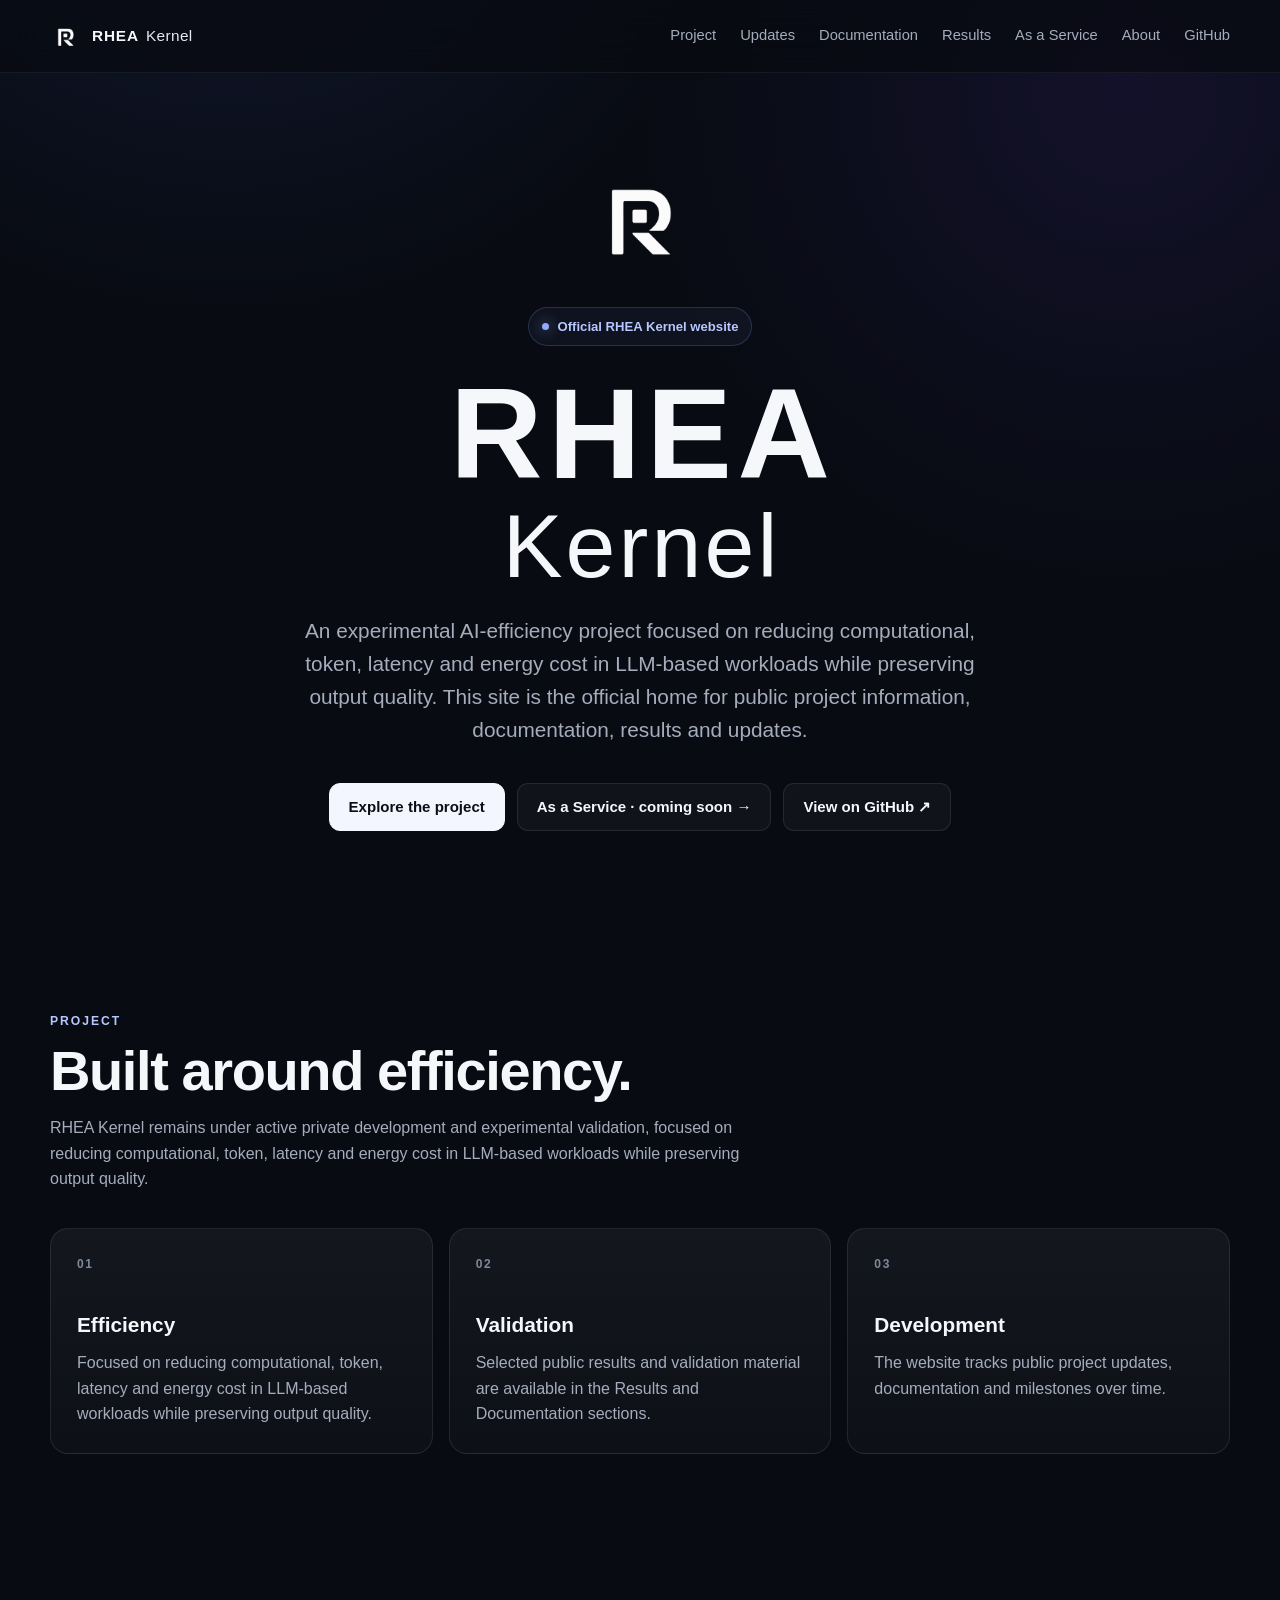
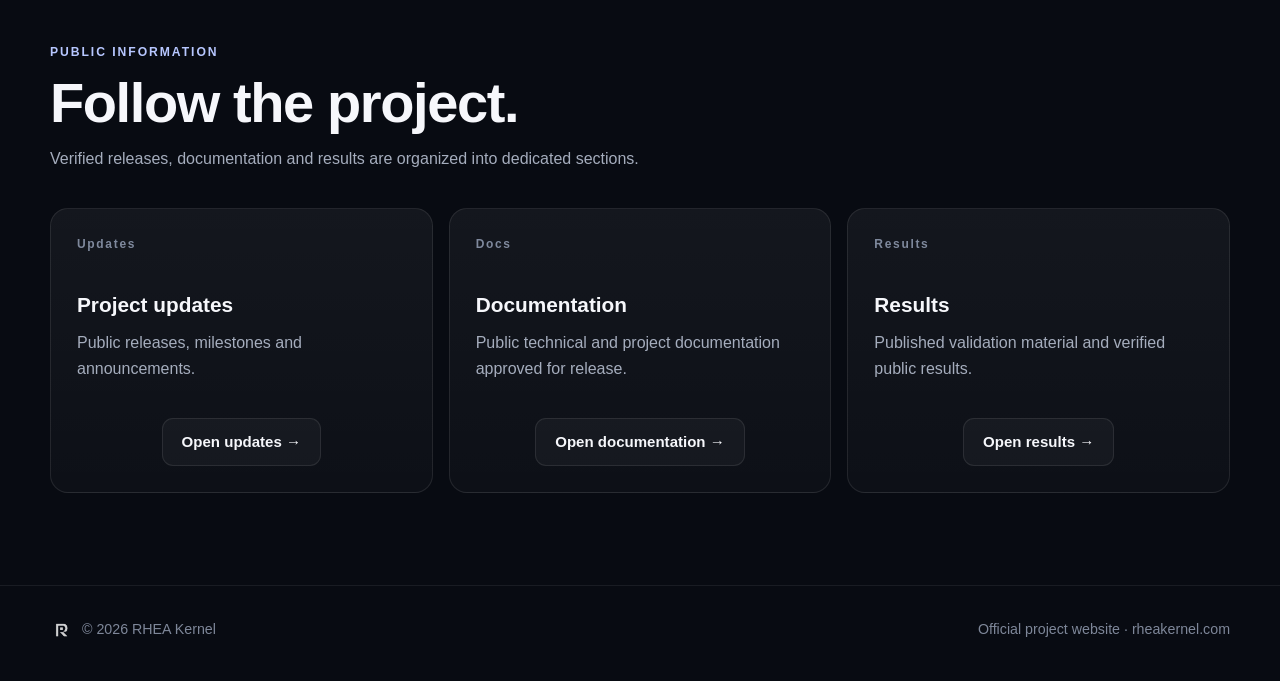
<file: index.html>
<!doctype html><html lang="en"><head><meta charset="utf-8">
<meta name="viewport" content="width=device-width, initial-scale=1">
<meta name="theme-color" content="#080b12">
<meta name="robots" content="index,follow,max-image-preview:large">
<link rel="icon" href="/favicon.ico" sizes="any">
<link rel="icon" type="image/png" sizes="32x32" href="/assets/icons/favicon-32x32.png">
<link rel="icon" type="image/png" sizes="16x16" href="/assets/icons/favicon-16x16.png">
<link rel="apple-touch-icon" sizes="180x180" href="/assets/icons/apple-touch-icon.png">
<link rel="manifest" href="/site.webmanifest">
<link rel="stylesheet" href="/assets/css/site.css">
<title>RHEA Kernel</title>
<meta name="description" content="Official website for RHEA Kernel, an experimental AI-efficiency project under active private development and validation.">
<link rel="canonical" href="https://rheakernel.com/">
<meta property="og:title" content="RHEA Kernel">
<meta property="og:description" content="Official website for RHEA Kernel, an experimental AI-efficiency project under active private development and validation.">
<meta property="og:type" content="website">
<meta property="og:url" content="https://rheakernel.com/">
<meta property="og:site_name" content="RHEA Kernel">
<meta property="og:image" content="https://rheakernel.com/assets/brand/rhea-search-banner.png">
<meta property="og:image:alt" content="RHEA Kernel">
<meta property="og:image:width" content="1731">
<meta property="og:image:height" content="909">
<meta name="twitter:card" content="summary_large_image">
<meta name="twitter:image" content="https://rheakernel.com/assets/brand/rhea-search-banner.png">
<script type="application/ld+json">
{
  "@context": "https://schema.org",
  "@graph": [
    {
      "@type": "WebSite",
      "@id": "https://rheakernel.com/#website",
      "url": "https://rheakernel.com/",
      "name": "RHEA Kernel",
      "description": "Official website for RHEA Kernel, including public project information, documentation, results and updates.",
      "inLanguage": "en",
      "about": {"@id": "https://rheakernel.com/#project"}
    },
    {
      "@type": "Project",
      "@id": "https://rheakernel.com/#project",
      "name": "RHEA Kernel",
      "url": "https://rheakernel.com/",
      "description": "An experimental AI-efficiency project focused on reducing computational, token, latency and energy cost in LLM-based workloads while preserving output quality.",
      "image": "https://rheakernel.com/assets/brand/rhea-search-banner.png",
      "sameAs": [
        "https://github.com/YJNWI/RHEA-Kernel"
      ]
    }
  ]
}
</script>
</head><body><header><div class="container nav">
<a class="brand" href="/" aria-label="RHEA Kernel home">
<img class="brand-mark" src="/assets/brand/rhea-mark-light.png" alt="" width="31" height="31">
<span class="brand-name"><span class="brand-rhea">RHEA</span><span class="brand-kernel">Kernel</span></span></a>
<nav aria-label="Primary navigation"><ul>
<li><a href="/#project">Project</a></li>
<li><a href="/updates/">Updates</a></li>
<li><a href="/documentation/">Documentation</a></li>
<li><a href="/results/">Results</a></li>
<li><a href="/saas/">As a Service</a></li>
<li><a href="/about/">About</a></li>
<li><a href="https://github.com/YJNWI/RHEA-Kernel" target="_blank" rel="noopener noreferrer">GitHub</a></li>
</ul></nav></div></header>
<main>
<section class="hero"><div class="container hero-inner">
<div class="hero-mark-wrap"><img class="hero-mark" src="/assets/brand/rhea-mark-light.png" alt=""></div>
<div class="eyebrow"><span class="dot"></span>Official RHEA Kernel website</div>
<h1 class="hero-title"><span class="hero-rhea">RHEA</span><span class="hero-kernel">Kernel</span></h1>
<p class="hero-description">An experimental AI-efficiency project focused on reducing computational, token, latency and energy cost in LLM-based workloads while preserving output quality. This site is the official home for public project information, documentation, results and updates.</p>
<div class="actions"><a class="button primary" href="#project">Explore the project</a><a class="button secondary" href="/saas/">As a Service · coming soon →</a><a class="button secondary" href="https://github.com/YJNWI/RHEA-Kernel" target="_blank" rel="noopener noreferrer">View on GitHub ↗</a></div>
</div></section>
<section class="content-section" id="project"><div class="container">
<div class="section-heading"><span class="section-kicker">Project</span><h2>Built around efficiency.</h2><p>RHEA Kernel remains under active private development and experimental validation, focused on reducing computational, token, latency and energy cost in LLM-based workloads while preserving output quality.</p></div>
<div class="grid">
<article class="card"><div class="number">01</div><h3>Efficiency</h3><p>Focused on reducing computational, token, latency and energy cost in LLM-based workloads while preserving output quality.</p></article>
<article class="card"><div class="number">02</div><h3>Validation</h3><p>Selected public results and validation material are available in the Results and Documentation sections.</p></article>
<article class="card"><div class="number">03</div><h3>Development</h3><p>The website tracks public project updates, documentation and milestones over time.</p></article>
</div></div></section>
<section class="content-section"><div class="container">
<div class="section-heading"><span class="section-kicker">Public information</span><h2>Follow the project.</h2><p>Verified releases, documentation and results are organized into dedicated sections.</p></div>
<div class="grid">
<article class="card"><div class="number">Updates</div><h3>Project updates</h3><p>Public releases, milestones and announcements.</p><div class="page-links"><a class="button secondary" href="/updates/">Open updates →</a></div></article>
<article class="card"><div class="number">Docs</div><h3>Documentation</h3><p>Public technical and project documentation approved for release.</p><div class="page-links"><a class="button secondary" href="/documentation/">Open documentation →</a></div></article>
<article class="card"><div class="number">Results</div><h3>Results</h3><p>Published validation material and verified public results.</p><div class="page-links"><a class="button secondary" href="/results/">Open results →</a></div></article>
</div></div></section>
</main><footer><div class="container footer-inner">
<span class="footer-brand"><img src="/assets/brand/rhea-mark-light.png" alt=""><span>© 2026 RHEA Kernel</span></span>
<span>Official project website · rheakernel.com</span></div></footer></body></html>
</file>
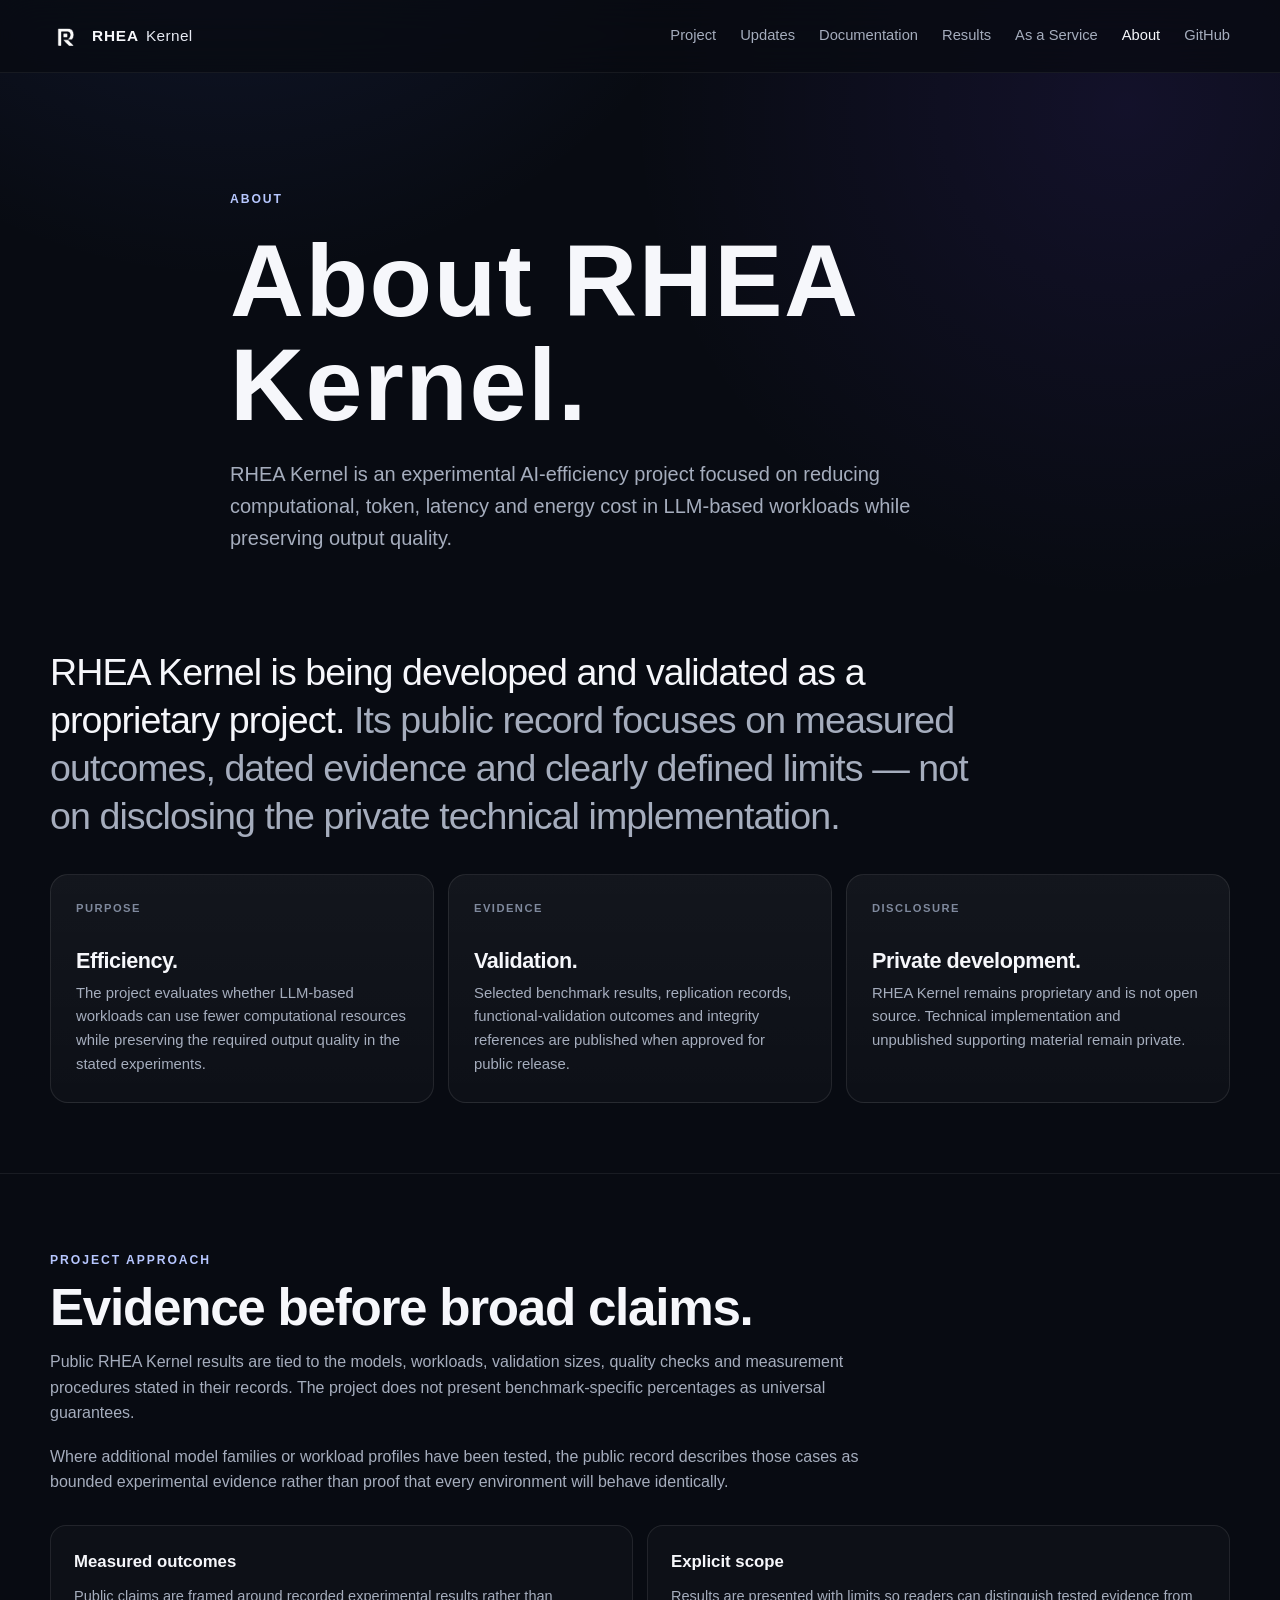
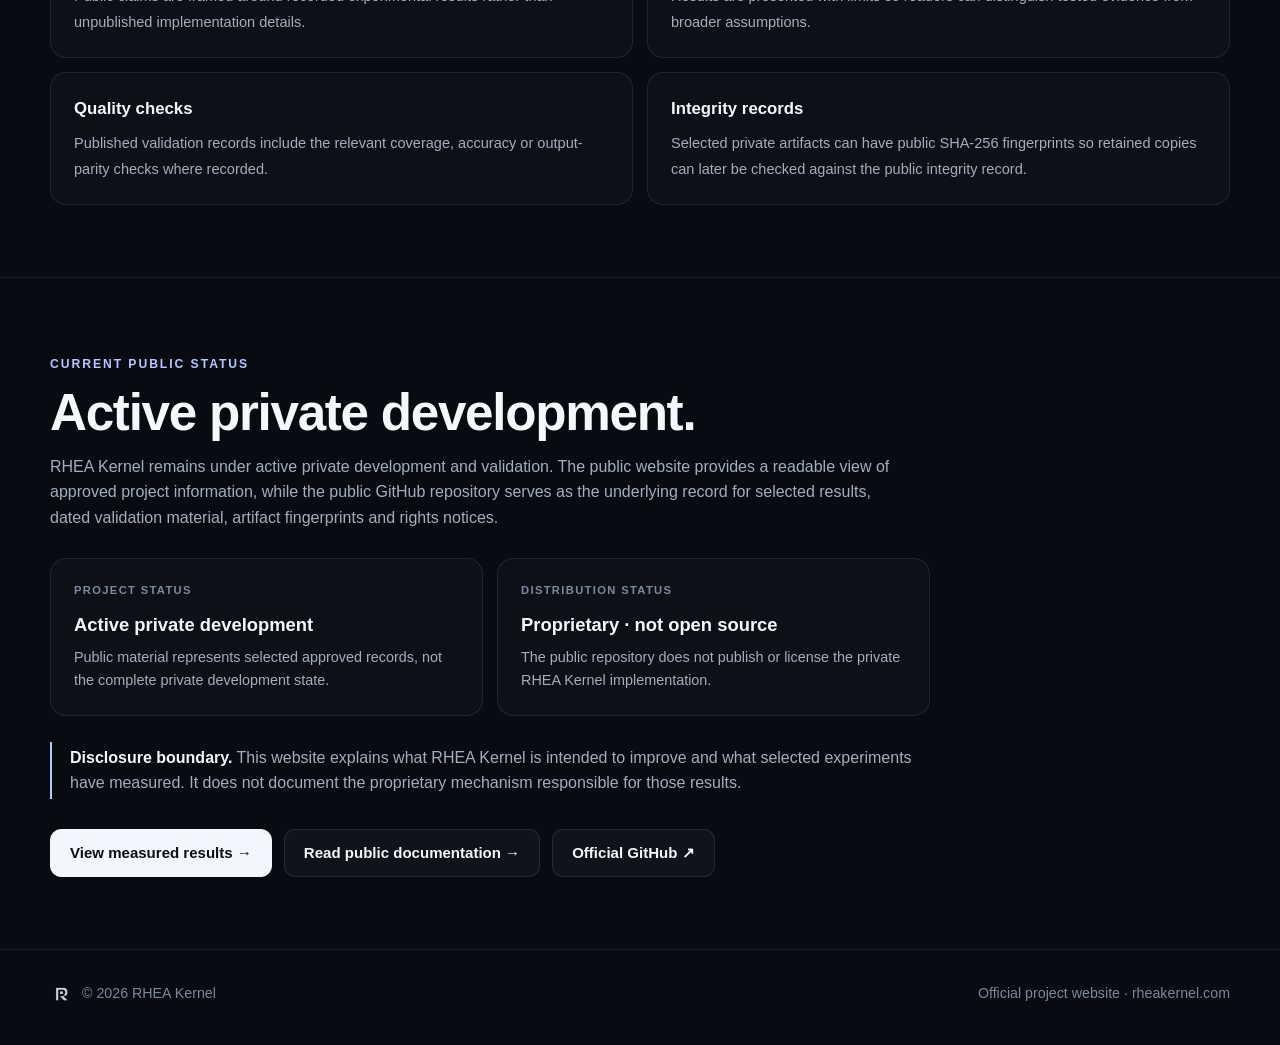
<file: about/index.html>
<!doctype html><html lang="en"><head><meta charset="utf-8">
<meta name="viewport" content="width=device-width, initial-scale=1">
<meta name="theme-color" content="#080b12">
<meta name="robots" content="index,follow,max-image-preview:large">
<link rel="icon" href="/favicon.ico" sizes="any">
<link rel="icon" type="image/png" sizes="32x32" href="/assets/icons/favicon-32x32.png">
<link rel="icon" type="image/png" sizes="16x16" href="/assets/icons/favicon-16x16.png">
<link rel="apple-touch-icon" sizes="180x180" href="/assets/icons/apple-touch-icon.png">
<link rel="manifest" href="/site.webmanifest">
<link rel="stylesheet" href="/assets/css/site.css">
<title>About — RHEA Kernel</title>
<meta name="description" content="About RHEA Kernel: an experimental AI-efficiency project under active private development and validation.">
<link rel="canonical" href="https://rheakernel.com/about/">
<meta property="og:title" content="About — RHEA Kernel">
<meta property="og:description" content="About RHEA Kernel: an experimental AI-efficiency project under active private development and validation.">
<meta property="og:type" content="website">
<meta property="og:url" content="https://rheakernel.com/about/">
<meta property="og:site_name" content="RHEA Kernel">
<meta property="og:image" content="https://rheakernel.com/assets/brand/rhea-search-banner.png">
<meta property="og:image:alt" content="RHEA Kernel">
<meta property="og:image:width" content="1731">
<meta property="og:image:height" content="909">
<meta name="twitter:card" content="summary_large_image">
<meta name="twitter:image" content="https://rheakernel.com/assets/brand/rhea-search-banner.png">
<script type="application/ld+json">
{
  "@context":"https://schema.org",
  "@graph":[
    {
      "@type":"AboutPage",
      "@id":"https://rheakernel.com/about/#webpage",
      "url":"https://rheakernel.com/about/",
      "name":"About — RHEA Kernel",
      "description":"About RHEA Kernel: an experimental AI-efficiency project under active private development and validation.",
      "isPartOf":{"@id":"https://rheakernel.com/#website"},
      "about":{"@id":"https://rheakernel.com/#project"},
      "inLanguage":"en",
      "breadcrumb":{"@id":"https://rheakernel.com/about/#breadcrumb"}
    },
    {
      "@type":"BreadcrumbList",
      "@id":"https://rheakernel.com/about/#breadcrumb",
      "itemListElement":[
        {"@type":"ListItem","position":1,"name":"RHEA Kernel","item":"https://rheakernel.com/"},
        {"@type":"ListItem","position":2,"name":"About","item":"https://rheakernel.com/about/"}
      ]
    }
  ]
}
</script>
<style>
.about-lead{padding:8px 0 70px}
.about-statement{max-width:920px;font-size:clamp(1.45rem,3vw,2.35rem);line-height:1.28;letter-spacing:-.025em;margin:0;color:#f6f7fb}
.about-statement span{color:#a5adbd}
.about-grid{display:grid;grid-template-columns:repeat(3,1fr);gap:14px;margin-top:34px}
.about-card{border:1px solid rgba(255,255,255,.09);border-radius:18px;background:linear-gradient(180deg,rgba(255,255,255,.048),rgba(255,255,255,.022));padding:25px;min-height:220px}
.about-card .label{color:#7f899d;text-transform:uppercase;font-size:.7rem;font-weight:800;letter-spacing:.13em}
.about-card h2{font-size:1.35rem;letter-spacing:-.02em;margin:32px 0 9px}
.about-card p{color:#a5adbd;margin:0;font-size:.93rem}
.about-section{padding:72px 0;border-top:1px solid rgba(255,255,255,.07)}
.about-copy{max-width:840px}
.about-copy h2{font-size:clamp(2rem,4vw,3.35rem)}
.about-copy p{color:#a5adbd;margin:0 0 18px}
.about-principles{display:grid;grid-template-columns:repeat(2,1fr);gap:14px;margin-top:30px}
.principle{border:1px solid rgba(255,255,255,.085);border-radius:16px;padding:23px;background:rgba(255,255,255,.025)}
.principle strong{display:block;font-size:1.05rem;margin-bottom:7px}
.principle span{color:#a5adbd;font-size:.91rem}
.about-boundary{margin-top:26px;border-left:2px solid #b7c7ff;padding:3px 0 3px 18px;color:#a5adbd;max-width:870px}
.about-boundary strong{color:#f6f7fb}
.about-links{display:flex;gap:12px;flex-wrap:wrap;margin-top:30px}
.about-status{display:grid;grid-template-columns:1fr 1fr;gap:14px;margin-top:28px;max-width:880px}
.status-block{border:1px solid rgba(255,255,255,.085);border-radius:16px;padding:23px;background:rgba(255,255,255,.025)}
.status-block .status-label{color:#7f899d;font-size:.7rem;font-weight:800;letter-spacing:.12em;text-transform:uppercase}
.status-block strong{display:block;margin-top:10px;font-size:1.15rem}
.status-block p{margin:6px 0 0;color:#a5adbd;font-size:.9rem}
@media(max-width:820px){.about-grid{grid-template-columns:1fr}.about-card{min-height:auto}.about-principles,.about-status{grid-template-columns:1fr}}
</style>
</head><body><header><div class="container nav">
<a class="brand" href="/" aria-label="RHEA Kernel home">
<img class="brand-mark" src="/assets/brand/rhea-mark-light.png" alt="" width="31" height="31">
<span class="brand-name"><span class="brand-rhea">RHEA</span><span class="brand-kernel">Kernel</span></span></a>
<nav aria-label="Primary navigation"><ul>
<li><a href="/#project">Project</a></li>
<li><a href="/updates/">Updates</a></li>
<li><a href="/documentation/">Documentation</a></li>
<li><a href="/results/">Results</a></li>
<li><a href="/saas/">As a Service</a></li>
<li><a href="/about/" aria-current="page">About</a></li>
<li><a href="https://github.com/YJNWI/RHEA-Kernel" target="_blank" rel="noopener noreferrer">GitHub</a></li>
</ul></nav></div></header>

<main>
<section class="page-hero"><div class="container page-hero-inner">
<span class="section-kicker">About</span>
<h1 class="page-title">About RHEA Kernel.</h1>
<p class="page-intro">RHEA Kernel is an experimental AI-efficiency project focused on reducing computational, token, latency and energy cost in LLM-based workloads while preserving output quality.</p>
</div></section>

<section class="about-lead"><div class="container">
<p class="about-statement">RHEA Kernel is being developed and validated as a proprietary project. <span>Its public record focuses on measured outcomes, dated evidence and clearly defined limits — not on disclosing the private technical implementation.</span></p>
<div class="about-grid">
<article class="about-card"><div class="label">Purpose</div><h2>Efficiency.</h2><p>The project evaluates whether LLM-based workloads can use fewer computational resources while preserving the required output quality in the stated experiments.</p></article>
<article class="about-card"><div class="label">Evidence</div><h2>Validation.</h2><p>Selected benchmark results, replication records, functional-validation outcomes and integrity references are published when approved for public release.</p></article>
<article class="about-card"><div class="label">Disclosure</div><h2>Private development.</h2><p>RHEA Kernel remains proprietary and is not open source. Technical implementation and unpublished supporting material remain private.</p></article>
</div>
</div></section>

<section class="about-section"><div class="container">
<div class="about-copy">
<span class="section-kicker">Project approach</span>
<h2>Evidence before broad claims.</h2>
<p>Public RHEA Kernel results are tied to the models, workloads, validation sizes, quality checks and measurement procedures stated in their records. The project does not present benchmark-specific percentages as universal guarantees.</p>
<p>Where additional model families or workload profiles have been tested, the public record describes those cases as bounded experimental evidence rather than proof that every environment will behave identically.</p>
</div>
<div class="about-principles">
<div class="principle"><strong>Measured outcomes</strong><span>Public claims are framed around recorded experimental results rather than unpublished implementation details.</span></div>
<div class="principle"><strong>Explicit scope</strong><span>Results are presented with limits so readers can distinguish tested evidence from broader assumptions.</span></div>
<div class="principle"><strong>Quality checks</strong><span>Published validation records include the relevant coverage, accuracy or output-parity checks where recorded.</span></div>
<div class="principle"><strong>Integrity records</strong><span>Selected private artifacts can have public SHA-256 fingerprints so retained copies can later be checked against the public integrity record.</span></div>
</div>
</div></section>

<section class="about-section"><div class="container">
<div class="about-copy">
<span class="section-kicker">Current public status</span>
<h2>Active private development.</h2>
<p>RHEA Kernel remains under active private development and validation. The public website provides a readable view of approved project information, while the public GitHub repository serves as the underlying record for selected results, dated validation material, artifact fingerprints and rights notices.</p>
</div>
<div class="about-status">
<div class="status-block"><div class="status-label">Project status</div><strong>Active private development</strong><p>Public material represents selected approved records, not the complete private development state.</p></div>
<div class="status-block"><div class="status-label">Distribution status</div><strong>Proprietary · not open source</strong><p>The public repository does not publish or license the private RHEA Kernel implementation.</p></div>
</div>
<div class="about-boundary"><strong>Disclosure boundary.</strong> This website explains what RHEA Kernel is intended to improve and what selected experiments have measured. It does not document the proprietary mechanism responsible for those results.</div>
<div class="about-links">
<a class="button primary" href="/results/">View measured results →</a>
<a class="button secondary" href="/documentation/">Read public documentation →</a>
<a class="button secondary" href="https://github.com/YJNWI/RHEA-Kernel" target="_blank" rel="noopener noreferrer">Official GitHub ↗</a>
</div>
</div></section>
</main>

<footer><div class="container footer-inner">
<span class="footer-brand"><img src="/assets/brand/rhea-mark-light.png" alt=""><span>© 2026 RHEA Kernel</span></span>
<span>Official project website · rheakernel.com</span></div></footer></body></html>
</file>
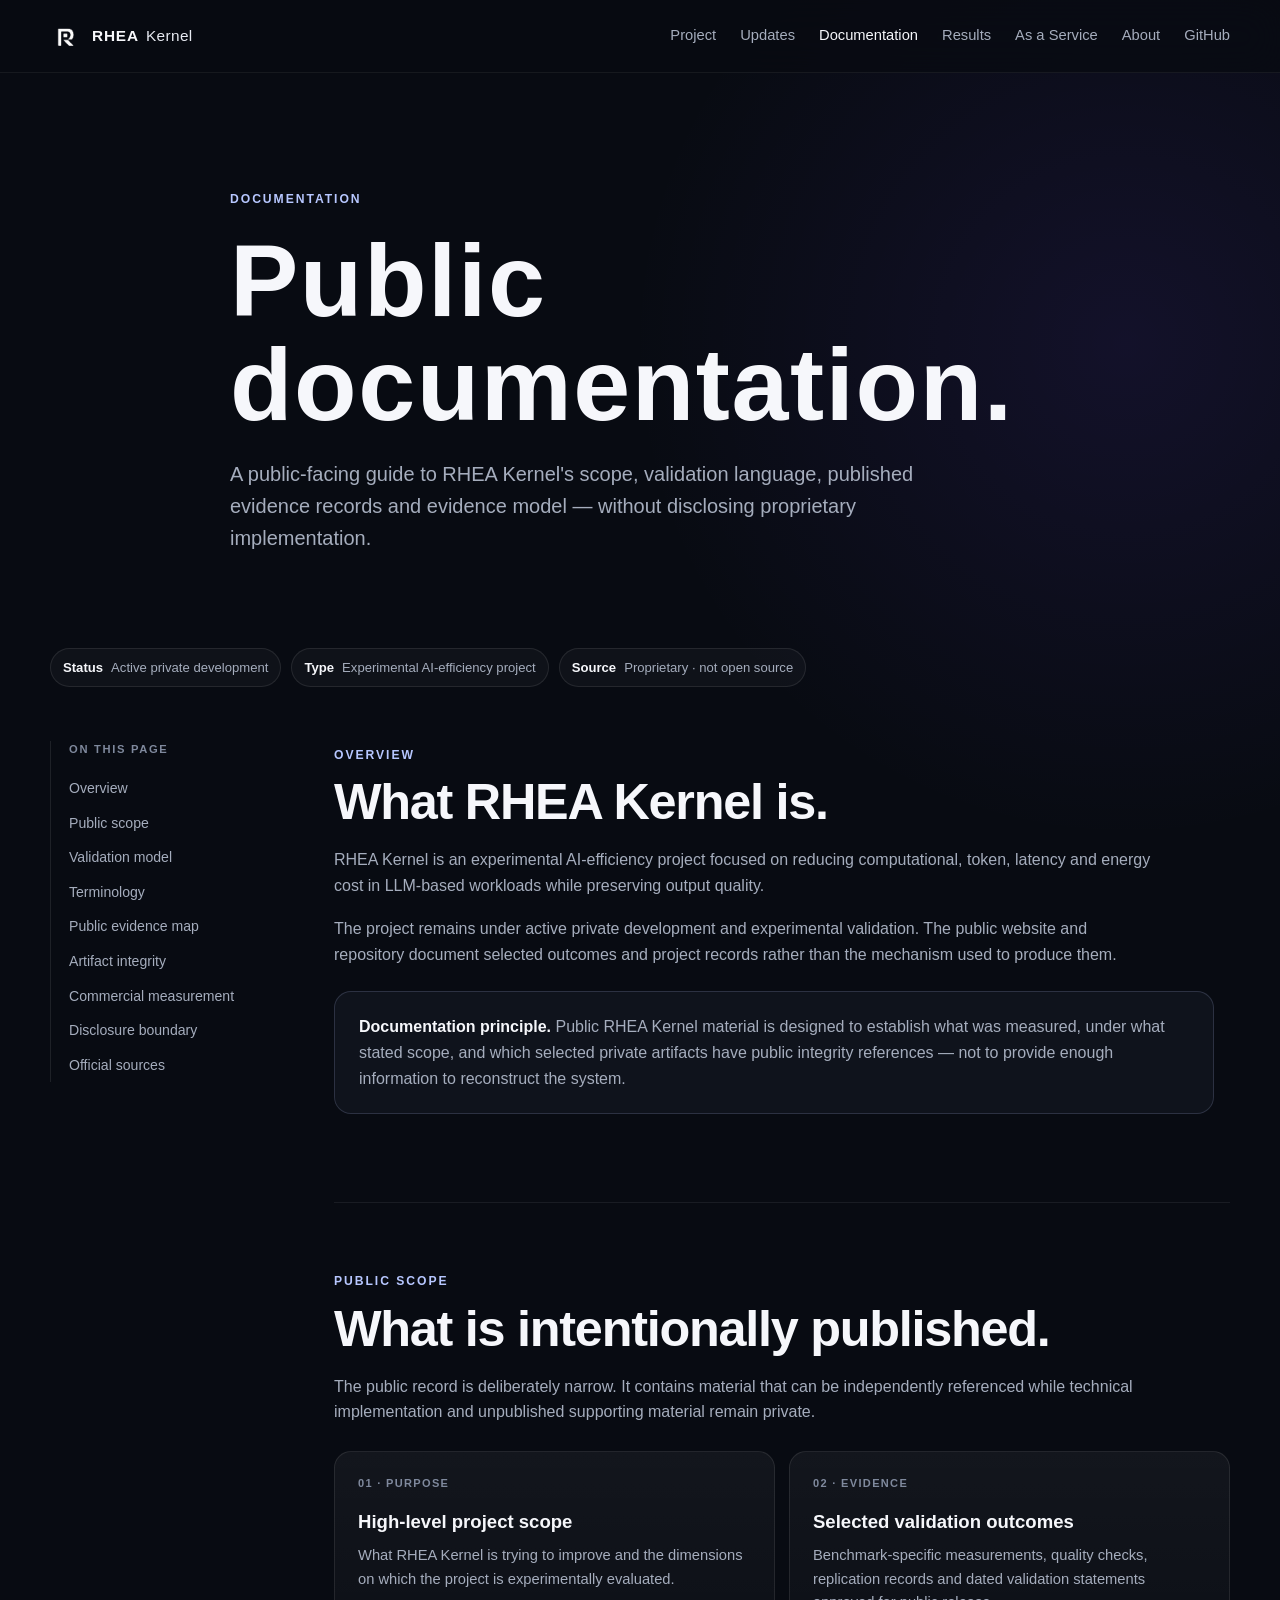
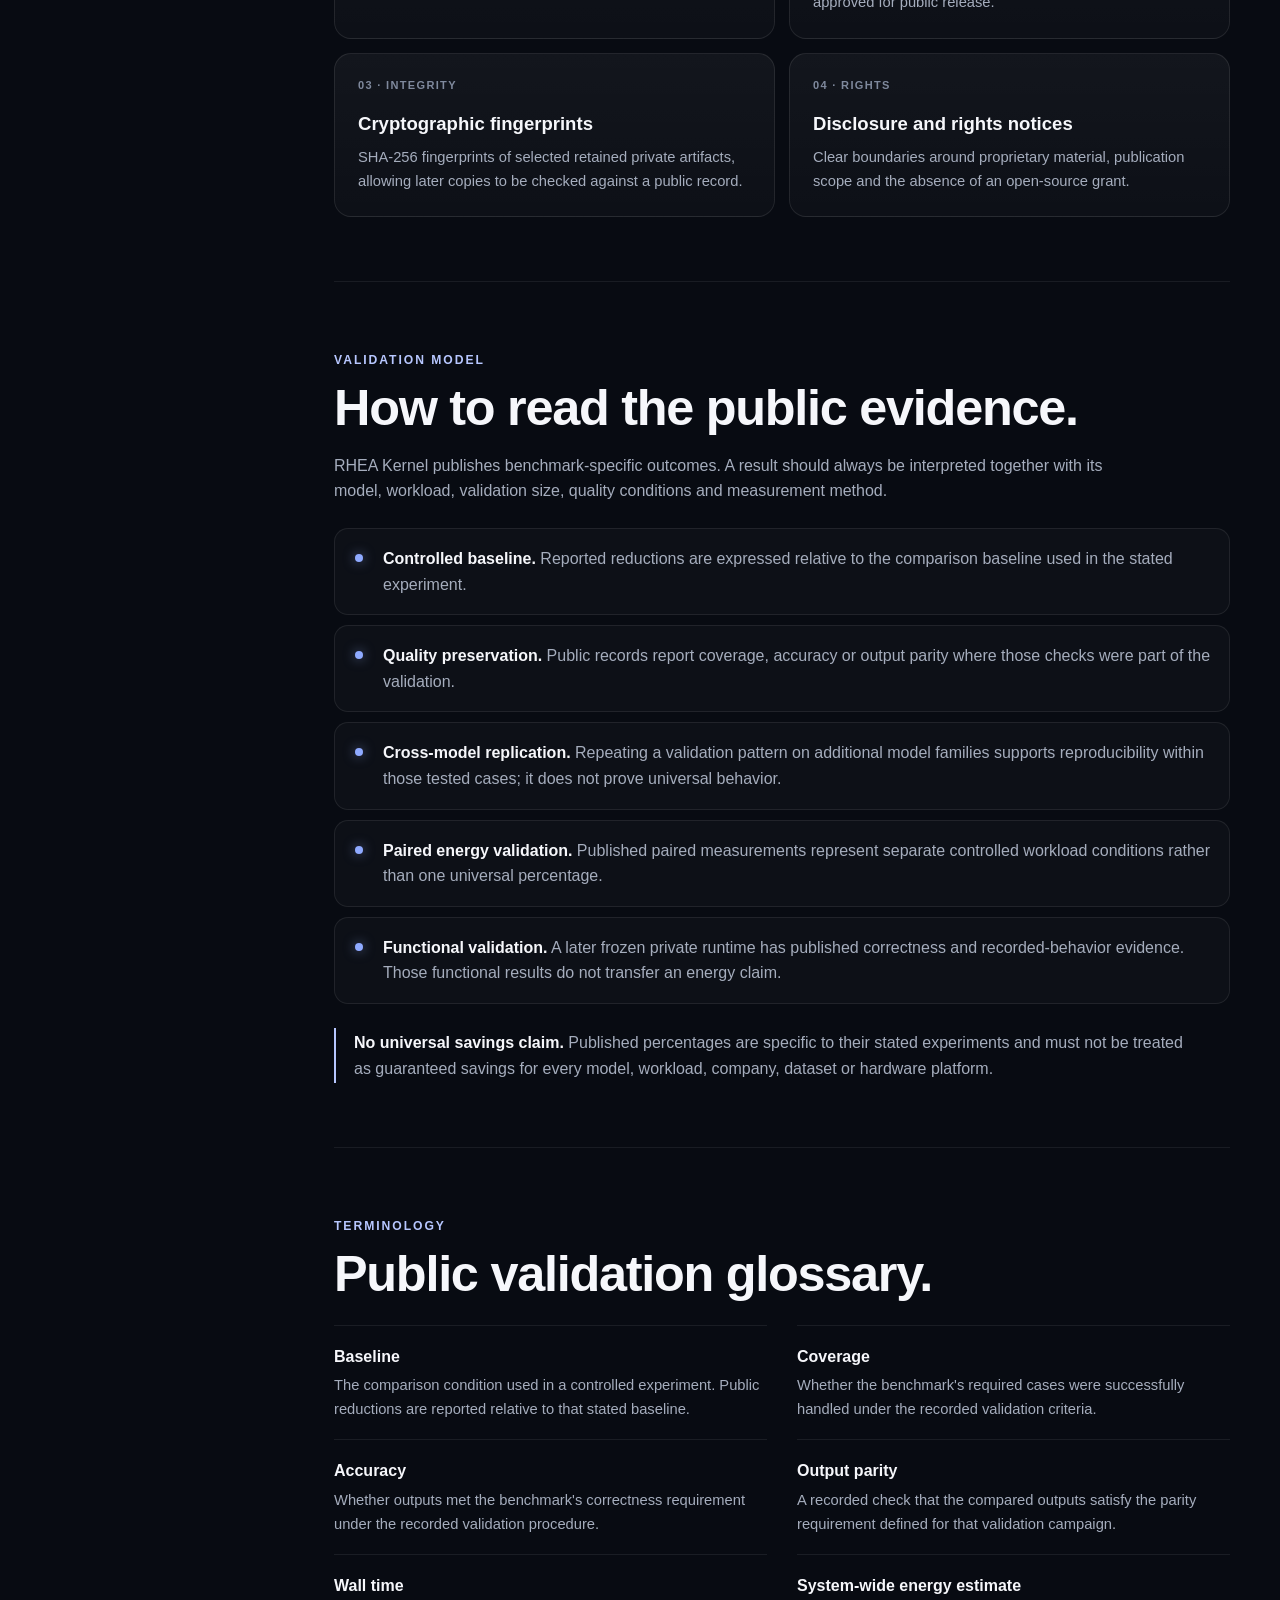
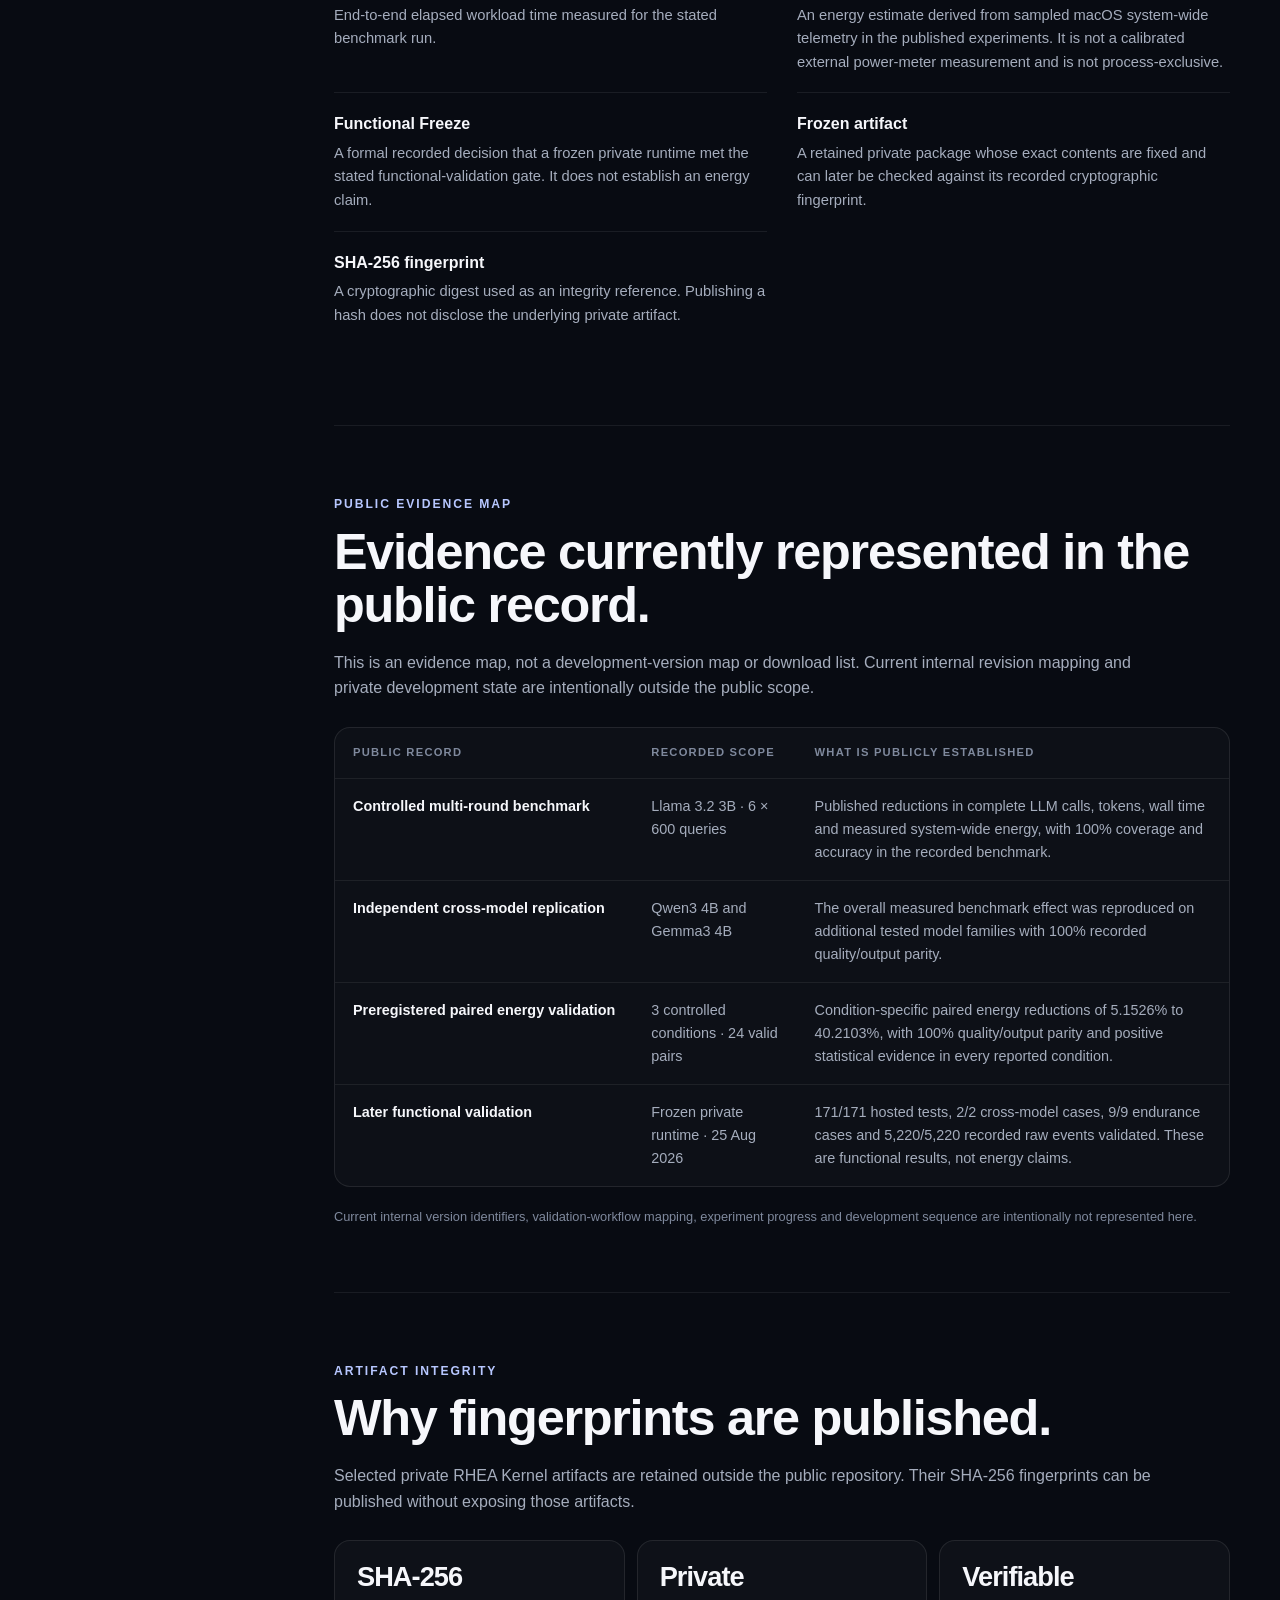
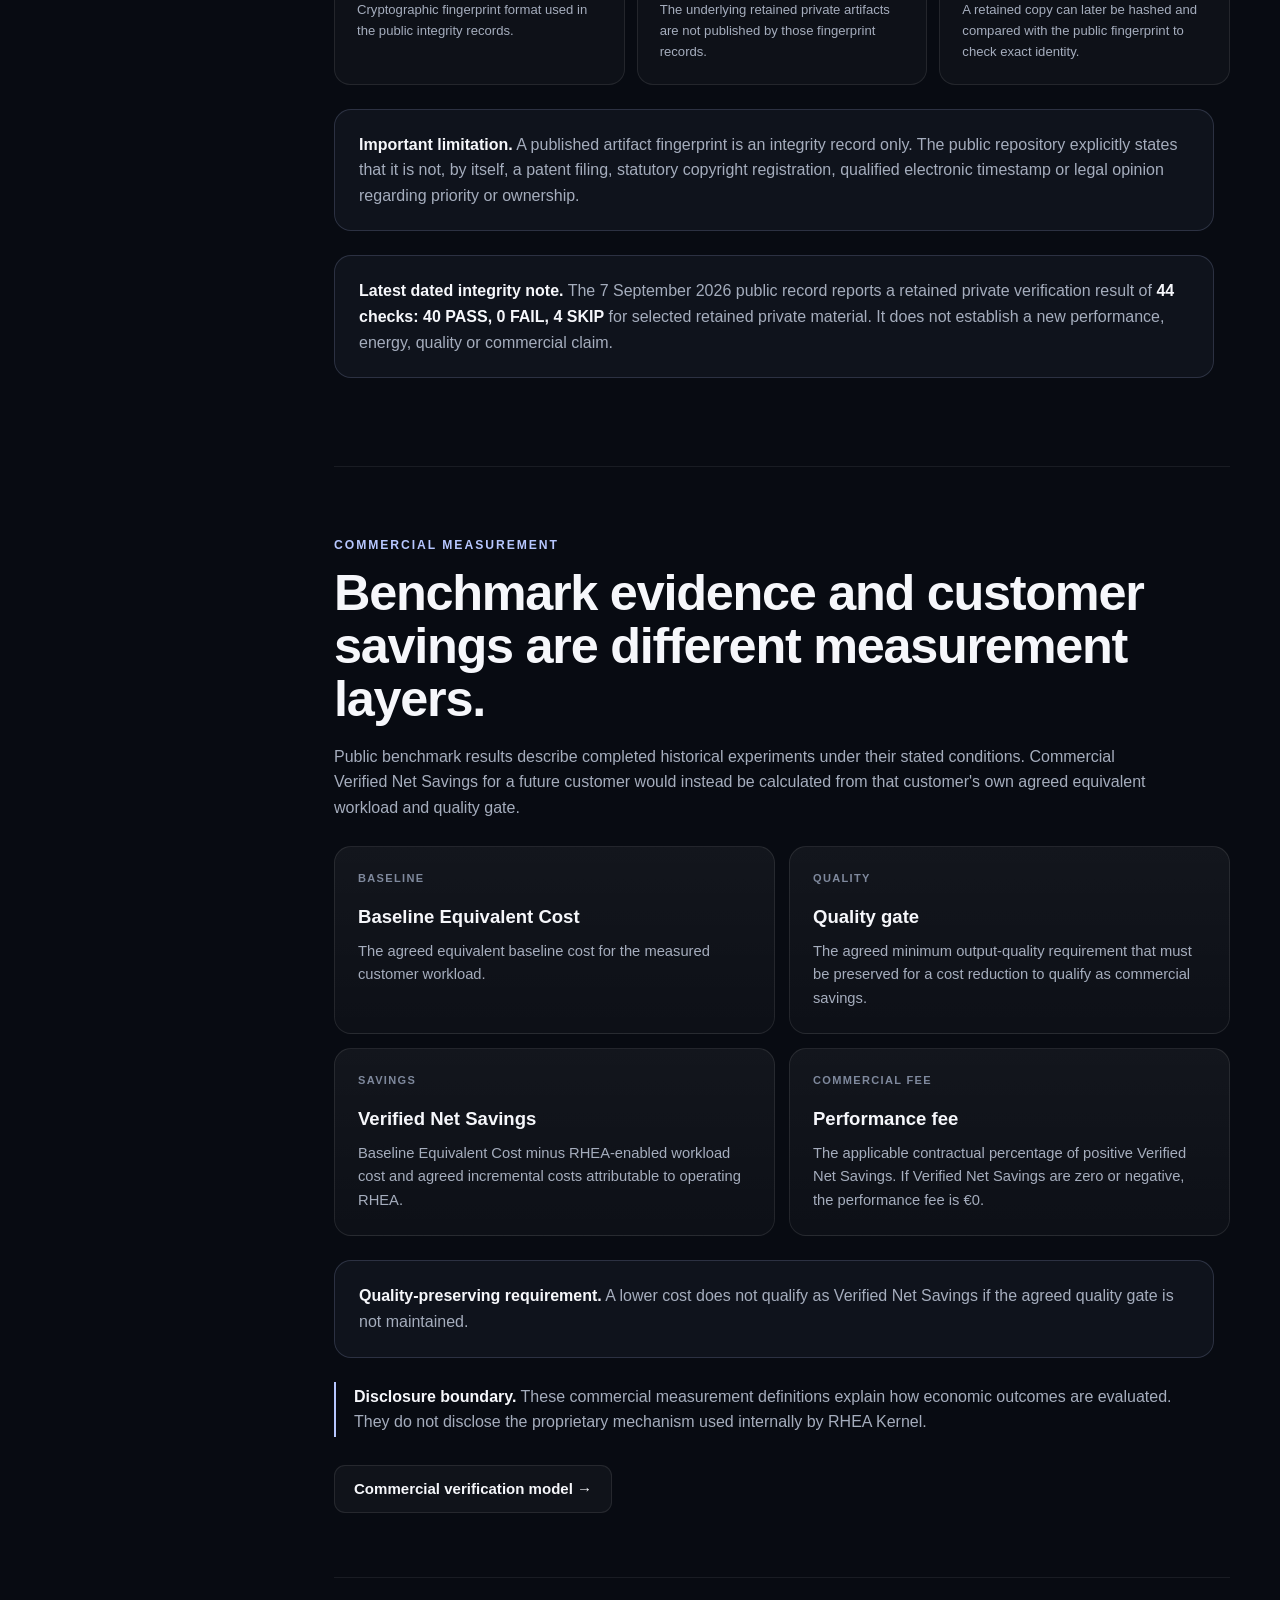
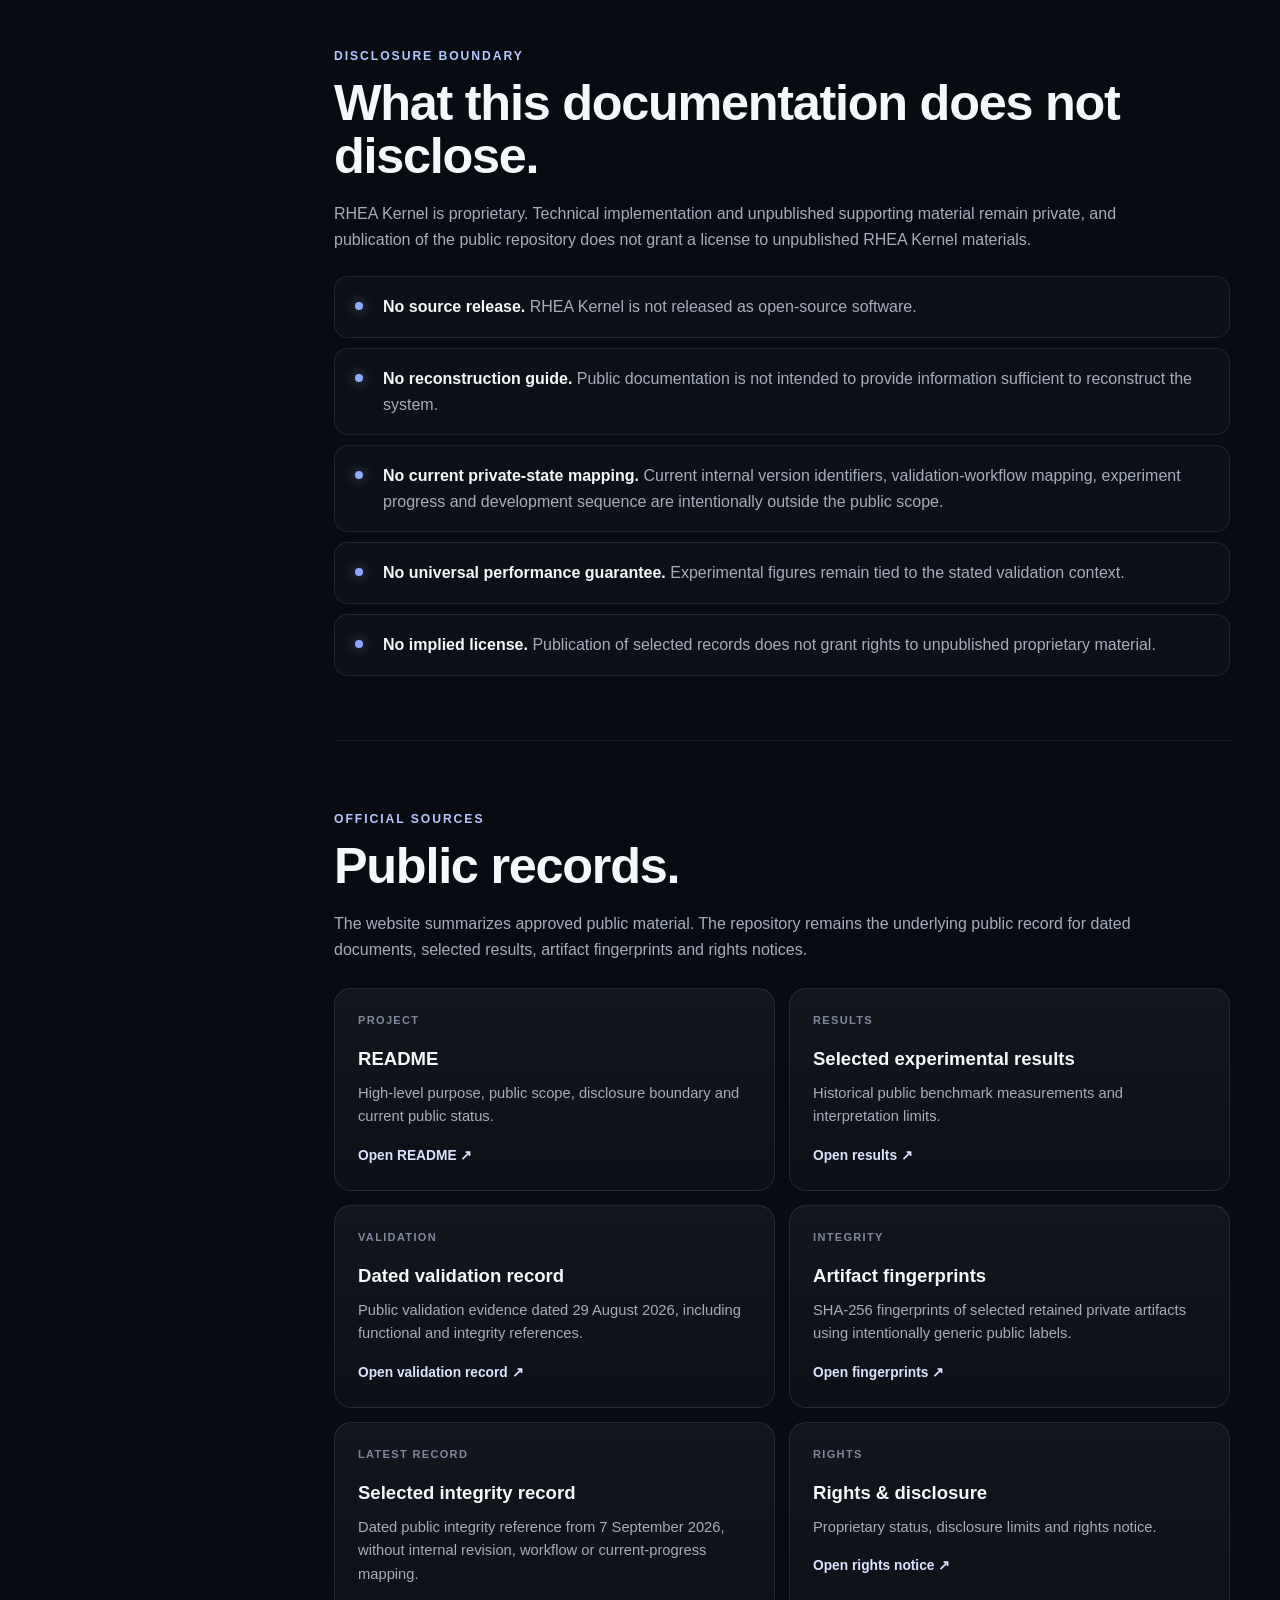
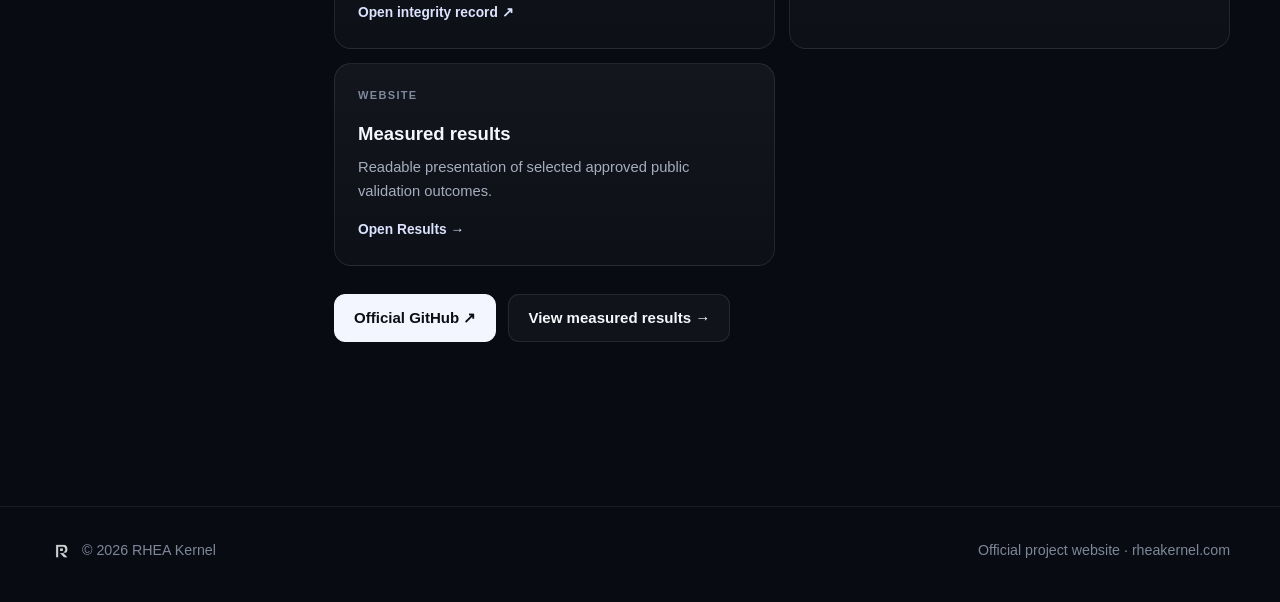
<file: documentation/index.html>
<!doctype html><html lang="en"><head><meta charset="utf-8">
<meta name="viewport" content="width=device-width, initial-scale=1">
<meta name="theme-color" content="#080b12">
<meta name="robots" content="index,follow,max-image-preview:large">
<link rel="icon" href="/favicon.ico" sizes="any">
<link rel="icon" type="image/png" sizes="32x32" href="/assets/icons/favicon-32x32.png">
<link rel="icon" type="image/png" sizes="16x16" href="/assets/icons/favicon-16x16.png">
<link rel="apple-touch-icon" sizes="180x180" href="/assets/icons/apple-touch-icon.png">
<link rel="manifest" href="/site.webmanifest">
<link rel="stylesheet" href="/assets/css/site.css">
<title>Documentation — RHEA Kernel</title>
<meta name="description" content="Public RHEA Kernel documentation: project scope, validation terminology, public evidence records, integrity references and disclosure boundaries.">
<link rel="canonical" href="https://rheakernel.com/documentation/">
<meta property="og:title" content="Documentation — RHEA Kernel">
<meta property="og:description" content="Public RHEA Kernel documentation: project scope, validation terminology, public evidence records, integrity references and disclosure boundaries.">
<meta property="og:type" content="website">
<meta property="og:url" content="https://rheakernel.com/documentation/">
<meta property="og:site_name" content="RHEA Kernel">
<meta property="og:image" content="https://rheakernel.com/assets/brand/rhea-search-banner.png">
<meta property="og:image:alt" content="RHEA Kernel">
<meta property="og:image:width" content="1731">
<meta property="og:image:height" content="909">
<meta name="twitter:card" content="summary_large_image">
<meta name="twitter:image" content="https://rheakernel.com/assets/brand/rhea-search-banner.png">
<script type="application/ld+json">
{
  "@context": "https://schema.org",
  "@graph": [
    {
      "@type": "WebPage",
      "@id": "https://rheakernel.com/documentation/#webpage",
      "url": "https://rheakernel.com/documentation/",
      "name": "Documentation — RHEA Kernel",
      "description": "Public RHEA Kernel documentation: project scope, validation terminology, public evidence records, integrity references and disclosure boundaries.",
      "isPartOf": {"@id": "https://rheakernel.com/#website"},
      "about": {"@id": "https://rheakernel.com/#project"},
      "inLanguage": "en",
      "breadcrumb": {"@id": "https://rheakernel.com/documentation/#breadcrumb"}
    },
    {
      "@type": "BreadcrumbList",
      "@id": "https://rheakernel.com/documentation/#breadcrumb",
      "itemListElement": [
        {"@type": "ListItem","position": 1,"name": "RHEA Kernel","item": "https://rheakernel.com/"},
        {"@type": "ListItem","position": 2,"name": "Documentation","item": "https://rheakernel.com/documentation/"}
      ]
    }
  ]
}
</script>
<style>
.docs-intro{padding:8px 0 54px}
.docs-status{display:flex;gap:10px;flex-wrap:wrap}
.docs-pill{display:inline-flex;align-items:center;gap:8px;border:1px solid rgba(255,255,255,.09);background:rgba(255,255,255,.03);border-radius:999px;padding:8px 12px;color:#a5adbd;font-size:.82rem}
.docs-pill strong{color:#f6f7fb}
.docs-layout{display:grid;grid-template-columns:230px minmax(0,1fr);gap:54px;align-items:start;padding-bottom:100px}
.docs-nav{position:sticky;top:100px;border-left:1px solid rgba(255,255,255,.09);padding-left:18px}
.docs-nav-title{color:#7f899d;font-size:.7rem;font-weight:800;text-transform:uppercase;letter-spacing:.15em;margin-bottom:13px}
.docs-nav a{display:block;color:#a5adbd;font-size:.88rem;padding:6px 0}
.docs-nav a:hover{color:#f6f7fb}
.docs-content{min-width:0}
.doc-section{padding:0 0 64px;margin-bottom:64px;border-bottom:1px solid rgba(255,255,255,.07);scroll-margin-top:104px}
.doc-section:last-child{border-bottom:0;margin-bottom:0}
.doc-section h2{font-size:clamp(2rem,4vw,3.15rem);margin:10px 0 18px}
.doc-section>p{max-width:820px;color:#a5adbd;margin:0 0 18px}
.doc-callout{border:1px solid rgba(183,199,255,.17);background:rgba(183,199,255,.045);border-radius:17px;padding:22px 24px;margin:24px 0;color:#a5adbd;max-width:880px}
.doc-callout strong{color:#f6f7fb}
.doc-grid{display:grid;grid-template-columns:repeat(2,minmax(0,1fr));gap:14px;margin-top:26px}
.doc-card{border:1px solid rgba(255,255,255,.09);border-radius:17px;background:linear-gradient(180deg,rgba(255,255,255,.047),rgba(255,255,255,.022));padding:23px}
.doc-card .label{color:#7f899d;text-transform:uppercase;font-size:.69rem;font-weight:800;letter-spacing:.12em}
.doc-card h3{font-size:1.16rem;margin:14px 0 8px}
.doc-card p{color:#a5adbd;margin:0;font-size:.92rem}
.doc-card a{display:inline-block;margin-top:16px;color:#dbe3ff;font-weight:700;font-size:.86rem}
.doc-list{display:grid;gap:10px;margin:24px 0 0;padding:0;list-style:none;max-width:900px}
.doc-list li{position:relative;border:1px solid rgba(255,255,255,.08);border-radius:14px;background:rgba(255,255,255,.025);padding:17px 18px 17px 48px;color:#a5adbd}
.doc-list li::before{content:"";position:absolute;left:20px;top:25px;width:8px;height:8px;border-radius:50%;background:#8faaff;box-shadow:0 0 12px rgba(145,174,255,.55)}
.doc-list strong{color:#f6f7fb}
.glossary{display:grid;grid-template-columns:repeat(2,minmax(0,1fr));gap:0 30px;margin-top:24px}
.term{padding:18px 0;border-top:1px solid rgba(255,255,255,.075)}
.term dt{font-weight:800;color:#f6f7fb}
.term dd{margin:5px 0 0;color:#a5adbd;font-size:.92rem}
.version-table-wrap{overflow-x:auto;border:1px solid rgba(255,255,255,.09);border-radius:16px;background:rgba(255,255,255,.022);margin-top:26px}
.version-table{width:100%;border-collapse:collapse;min-width:720px}
.version-table th,.version-table td{padding:16px 18px;text-align:left;border-bottom:1px solid rgba(255,255,255,.07);vertical-align:top}
.version-table tr:last-child td{border-bottom:0}
.version-table th{font-size:.7rem;text-transform:uppercase;letter-spacing:.11em;color:#7f899d}
.version-table td{font-size:.9rem;color:#a5adbd}
.version-table td:first-child{color:#f6f7fb;font-weight:800;white-space:nowrap}
.doc-number-grid{display:grid;grid-template-columns:repeat(3,1fr);gap:12px;margin-top:26px}
.doc-number{border:1px solid rgba(255,255,255,.09);border-radius:16px;padding:22px;background:rgba(255,255,255,.027)}
.doc-number strong{display:block;font-size:1.7rem;line-height:1;letter-spacing:-.035em}
.doc-number span{display:block;color:#a5adbd;font-size:.82rem;margin-top:8px}
.boundary{border-left:2px solid #b7c7ff;padding:2px 0 2px 18px;color:#a5adbd;max-width:870px;margin-top:24px}
.boundary strong{color:#f6f7fb}
.docs-links{display:flex;flex-wrap:wrap;gap:12px;margin-top:28px}
.docs-small{color:#7f899d;font-size:.8rem;max-width:900px;margin-top:20px}
@media(max-width:900px){.docs-layout{grid-template-columns:1fr;gap:28px}.docs-nav{position:static;border-left:0;border:1px solid rgba(255,255,255,.08);border-radius:16px;padding:18px;display:grid;grid-template-columns:repeat(3,1fr);gap:2px 18px}.docs-nav-title{grid-column:1/-1}.doc-number-grid{grid-template-columns:1fr 1fr}}
@media(max-width:640px){.doc-grid,.glossary,.doc-number-grid{grid-template-columns:1fr}.docs-nav{grid-template-columns:1fr 1fr}.doc-section{padding-bottom:50px;margin-bottom:50px}}
@media(max-width:420px){.docs-nav{grid-template-columns:1fr}}
</style>
</head><body><header><div class="container nav">
<a class="brand" href="/" aria-label="RHEA Kernel home">
<img class="brand-mark" src="/assets/brand/rhea-mark-light.png" alt="" width="31" height="31">
<span class="brand-name"><span class="brand-rhea">RHEA</span><span class="brand-kernel">Kernel</span></span></a>
<nav aria-label="Primary navigation"><ul>
<li><a href="/#project">Project</a></li>
<li><a href="/updates/">Updates</a></li>
<li><a href="/documentation/" aria-current="page">Documentation</a></li>
<li><a href="/results/">Results</a></li>
<li><a href="/saas/">As a Service</a></li>
<li><a href="/about/">About</a></li>
<li><a href="https://github.com/YJNWI/RHEA-Kernel" target="_blank" rel="noopener noreferrer">GitHub</a></li>
</ul></nav></div></header>

<main>
<section class="page-hero"><div class="container page-hero-inner">
<span class="section-kicker">Documentation</span>
<h1 class="page-title">Public documentation.</h1>
<p class="page-intro">A public-facing guide to RHEA Kernel's scope, validation language, published evidence records and evidence model — without disclosing proprietary implementation.</p>
</div></section>

<section class="docs-intro"><div class="container">
<div class="docs-status">
<span class="docs-pill"><strong>Status</strong> Active private development</span>
<span class="docs-pill"><strong>Type</strong> Experimental AI-efficiency project</span>
<span class="docs-pill"><strong>Source</strong> Proprietary · not open source</span>
</div>
</div></section>

<div class="container docs-layout">
<aside class="docs-nav" aria-label="Documentation sections">
<div class="docs-nav-title">On this page</div>
<a href="#overview">Overview</a>
<a href="#public-scope">Public scope</a>
<a href="#validation">Validation model</a>
<a href="#terminology">Terminology</a>
<a href="#evidence">Public evidence map</a>
<a href="#integrity">Artifact integrity</a>
<a href="#commercial-measurement">Commercial measurement</a>
<a href="#disclosure">Disclosure boundary</a>
<a href="#sources">Official sources</a>
</aside>

<div class="docs-content">

<section class="doc-section" id="overview">
<span class="section-kicker">Overview</span>
<h2>What RHEA Kernel is.</h2>
<p>RHEA Kernel is an experimental AI-efficiency project focused on reducing computational, token, latency and energy cost in LLM-based workloads while preserving output quality.</p>
<p>The project remains under active private development and experimental validation. The public website and repository document selected outcomes and project records rather than the mechanism used to produce them.</p>
<div class="doc-callout"><strong>Documentation principle.</strong> Public RHEA Kernel material is designed to establish what was measured, under what stated scope, and which selected private artifacts have public integrity references — not to provide enough information to reconstruct the system.</div>
</section>

<section class="doc-section" id="public-scope">
<span class="section-kicker">Public scope</span>
<h2>What is intentionally published.</h2>
<p>The public record is deliberately narrow. It contains material that can be independently referenced while technical implementation and unpublished supporting material remain private.</p>
<div class="doc-grid">
<article class="doc-card"><div class="label">01 · Purpose</div><h3>High-level project scope</h3><p>What RHEA Kernel is trying to improve and the dimensions on which the project is experimentally evaluated.</p></article>
<article class="doc-card"><div class="label">02 · Evidence</div><h3>Selected validation outcomes</h3><p>Benchmark-specific measurements, quality checks, replication records and dated validation statements approved for public release.</p></article>
<article class="doc-card"><div class="label">03 · Integrity</div><h3>Cryptographic fingerprints</h3><p>SHA-256 fingerprints of selected retained private artifacts, allowing later copies to be checked against a public record.</p></article>
<article class="doc-card"><div class="label">04 · Rights</div><h3>Disclosure and rights notices</h3><p>Clear boundaries around proprietary material, publication scope and the absence of an open-source grant.</p></article>
</div>
</section>

<section class="doc-section" id="validation">
<span class="section-kicker">Validation model</span>
<h2>How to read the public evidence.</h2>
<p>RHEA Kernel publishes benchmark-specific outcomes. A result should always be interpreted together with its model, workload, validation size, quality conditions and measurement method.</p>
<ul class="doc-list">
<li><strong>Controlled baseline.</strong> Reported reductions are expressed relative to the comparison baseline used in the stated experiment.</li>
<li><strong>Quality preservation.</strong> Public records report coverage, accuracy or output parity where those checks were part of the validation.</li>
<li><strong>Cross-model replication.</strong> Repeating a validation pattern on additional model families supports reproducibility within those tested cases; it does not prove universal behavior.</li>
<li><strong>Paired energy validation.</strong> Published paired measurements represent separate controlled workload conditions rather than one universal percentage.</li>
<li><strong>Functional validation.</strong> A later frozen private runtime has published correctness and recorded-behavior evidence. Those functional results do not transfer an energy claim.</li>
</ul>
<div class="boundary"><strong>No universal savings claim.</strong> Published percentages are specific to their stated experiments and must not be treated as guaranteed savings for every model, workload, company, dataset or hardware platform.</div>
</section>

<section class="doc-section" id="terminology">
<span class="section-kicker">Terminology</span>
<h2>Public validation glossary.</h2>
<dl class="glossary">
<div class="term"><dt>Baseline</dt><dd>The comparison condition used in a controlled experiment. Public reductions are reported relative to that stated baseline.</dd></div>
<div class="term"><dt>Coverage</dt><dd>Whether the benchmark's required cases were successfully handled under the recorded validation criteria.</dd></div>
<div class="term"><dt>Accuracy</dt><dd>Whether outputs met the benchmark's correctness requirement under the recorded validation procedure.</dd></div>
<div class="term"><dt>Output parity</dt><dd>A recorded check that the compared outputs satisfy the parity requirement defined for that validation campaign.</dd></div>
<div class="term"><dt>Wall time</dt><dd>End-to-end elapsed workload time measured for the stated benchmark run.</dd></div>
<div class="term"><dt>System-wide energy estimate</dt><dd>An energy estimate derived from sampled macOS system-wide telemetry in the published experiments. It is not a calibrated external power-meter measurement and is not process-exclusive.</dd></div>
<div class="term"><dt>Functional Freeze</dt><dd>A formal recorded decision that a frozen private runtime met the stated functional-validation gate. It does not establish an energy claim.</dd></div>
<div class="term"><dt>Frozen artifact</dt><dd>A retained private package whose exact contents are fixed and can later be checked against its recorded cryptographic fingerprint.</dd></div>
<div class="term"><dt>SHA-256 fingerprint</dt><dd>A cryptographic digest used as an integrity reference. Publishing a hash does not disclose the underlying private artifact.</dd></div>
</dl>
</section>

<section class="doc-section" id="evidence">
<span class="section-kicker">Public evidence map</span>
<h2>Evidence currently represented in the public record.</h2>
<p>This is an evidence map, not a development-version map or download list. Current internal revision mapping and private development state are intentionally outside the public scope.</p>
<div class="version-table-wrap">
<table class="version-table">
<thead><tr><th>Public record</th><th>Recorded scope</th><th>What is publicly established</th></tr></thead>
<tbody>
<tr><td>Controlled multi-round benchmark</td><td>Llama 3.2 3B · 6 × 600 queries</td><td>Published reductions in complete LLM calls, tokens, wall time and measured system-wide energy, with 100% coverage and accuracy in the recorded benchmark.</td></tr>
<tr><td>Independent cross-model replication</td><td>Qwen3 4B and Gemma3 4B</td><td>The overall measured benchmark effect was reproduced on additional tested model families with 100% recorded quality/output parity.</td></tr>
<tr><td>Preregistered paired energy validation</td><td>3 controlled conditions · 24 valid pairs</td><td>Condition-specific paired energy reductions of 5.1526% to 40.2103%, with 100% quality/output parity and positive statistical evidence in every reported condition.</td></tr>
<tr><td>Later functional validation</td><td>Frozen private runtime · 25 Aug 2026</td><td>171/171 hosted tests, 2/2 cross-model cases, 9/9 endurance cases and 5,220/5,220 recorded raw events validated. These are functional results, not energy claims.</td></tr>
</tbody>
</table>
</div>
<div class="docs-small">Current internal version identifiers, validation-workflow mapping, experiment progress and development sequence are intentionally not represented here.</div>
</section>

<section class="doc-section" id="integrity">
<span class="section-kicker">Artifact integrity</span>
<h2>Why fingerprints are published.</h2>
<p>Selected private RHEA Kernel artifacts are retained outside the public repository. Their SHA-256 fingerprints can be published without exposing those artifacts.</p>
<div class="doc-number-grid">
<div class="doc-number"><strong>SHA-256</strong><span>Cryptographic fingerprint format used in the public integrity records.</span></div>
<div class="doc-number"><strong>Private</strong><span>The underlying retained private artifacts are not published by those fingerprint records.</span></div>
<div class="doc-number"><strong>Verifiable</strong><span>A retained copy can later be hashed and compared with the public fingerprint to check exact identity.</span></div>
</div>
<div class="doc-callout"><strong>Important limitation.</strong> A published artifact fingerprint is an integrity record only. The public repository explicitly states that it is not, by itself, a patent filing, statutory copyright registration, qualified electronic timestamp or legal opinion regarding priority or ownership.</div>
<div class="doc-callout"><strong>Latest dated integrity note.</strong> The 7 September 2026 public record reports a retained private verification result of <strong>44 checks: 40 PASS, 0 FAIL, 4 SKIP</strong> for selected retained private material. It does not establish a new performance, energy, quality or commercial claim.</div>
</section>

<section class="doc-section" id="commercial-measurement">
<span class="section-kicker">Commercial measurement</span>
<h2>Benchmark evidence and customer savings are different measurement layers.</h2>
<p>Public benchmark results describe completed historical experiments under their stated conditions. Commercial Verified Net Savings for a future customer would instead be calculated from that customer's own agreed equivalent workload and quality gate.</p>
<div class="doc-grid">
<article class="doc-card"><div class="label">Baseline</div><h3>Baseline Equivalent Cost</h3><p>The agreed equivalent baseline cost for the measured customer workload.</p></article>
<article class="doc-card"><div class="label">Quality</div><h3>Quality gate</h3><p>The agreed minimum output-quality requirement that must be preserved for a cost reduction to qualify as commercial savings.</p></article>
<article class="doc-card"><div class="label">Savings</div><h3>Verified Net Savings</h3><p>Baseline Equivalent Cost minus RHEA-enabled workload cost and agreed incremental costs attributable to operating RHEA.</p></article>
<article class="doc-card"><div class="label">Commercial fee</div><h3>Performance fee</h3><p>The applicable contractual percentage of positive Verified Net Savings. If Verified Net Savings are zero or negative, the performance fee is €0.</p></article>
</div>
<div class="doc-callout"><strong>Quality-preserving requirement.</strong> A lower cost does not qualify as Verified Net Savings if the agreed quality gate is not maintained.</div>
<div class="boundary"><strong>Disclosure boundary.</strong> These commercial measurement definitions explain how economic outcomes are evaluated. They do not disclose the proprietary mechanism used internally by RHEA Kernel.</div>
<div class="docs-links"><a class="button secondary" href="/saas/#verification">Commercial verification model →</a></div>
</section>

<section class="doc-section" id="disclosure">
<span class="section-kicker">Disclosure boundary</span>
<h2>What this documentation does not disclose.</h2>
<p>RHEA Kernel is proprietary. Technical implementation and unpublished supporting material remain private, and publication of the public repository does not grant a license to unpublished RHEA Kernel materials.</p>
<ul class="doc-list">
<li><strong>No source release.</strong> RHEA Kernel is not released as open-source software.</li>
<li><strong>No reconstruction guide.</strong> Public documentation is not intended to provide information sufficient to reconstruct the system.</li>
<li><strong>No current private-state mapping.</strong> Current internal version identifiers, validation-workflow mapping, experiment progress and development sequence are intentionally outside the public scope.</li>
<li><strong>No universal performance guarantee.</strong> Experimental figures remain tied to the stated validation context.</li>
<li><strong>No implied license.</strong> Publication of selected records does not grant rights to unpublished proprietary material.</li>
</ul>
</section>

<section class="doc-section" id="sources">
<span class="section-kicker">Official sources</span>
<h2>Public records.</h2>
<p>The website summarizes approved public material. The repository remains the underlying public record for dated documents, selected results, artifact fingerprints and rights notices.</p>
<div class="doc-grid">
<article class="doc-card"><div class="label">Project</div><h3>README</h3><p>High-level purpose, public scope, disclosure boundary and current public status.</p><a href="https://github.com/YJNWI/RHEA-Kernel/blob/main/README.md" target="_blank" rel="noopener noreferrer">Open README ↗</a></article>
<article class="doc-card"><div class="label">Results</div><h3>Selected experimental results</h3><p>Historical public benchmark measurements and interpretation limits.</p><a href="https://github.com/YJNWI/RHEA-Kernel/blob/main/RESULTS.md" target="_blank" rel="noopener noreferrer">Open results ↗</a></article>
<article class="doc-card"><div class="label">Validation</div><h3>Dated validation record</h3><p>Public validation evidence dated 29 August 2026, including functional and integrity references.</p><a href="https://github.com/YJNWI/RHEA-Kernel/blob/main/VALIDATION_RECORD_2026-08-29.md" target="_blank" rel="noopener noreferrer">Open validation record ↗</a></article>
<article class="doc-card"><div class="label">Integrity</div><h3>Artifact fingerprints</h3><p>SHA-256 fingerprints of selected retained private artifacts using intentionally generic public labels.</p><a href="https://github.com/YJNWI/RHEA-Kernel/blob/main/PROOF.md" target="_blank" rel="noopener noreferrer">Open fingerprints ↗</a></article>
<article class="doc-card"><div class="label">Latest record</div><h3>Selected integrity record</h3><p>Dated public integrity reference from 7 September 2026, without internal revision, workflow or current-progress mapping.</p><a href="https://github.com/YJNWI/RHEA-Kernel/blob/main/INTEGRITY_RECORD_2026-09-07.md" target="_blank" rel="noopener noreferrer">Open integrity record ↗</a></article>
<article class="doc-card"><div class="label">Rights</div><h3>Rights & disclosure</h3><p>Proprietary status, disclosure limits and rights notice.</p><a href="https://github.com/YJNWI/RHEA-Kernel/blob/main/RIGHTS.md" target="_blank" rel="noopener noreferrer">Open rights notice ↗</a></article>
<article class="doc-card"><div class="label">Website</div><h3>Measured results</h3><p>Readable presentation of selected approved public validation outcomes.</p><a href="/results/">Open Results →</a></article>
</div>
<div class="docs-links">
<a class="button primary" href="https://github.com/YJNWI/RHEA-Kernel" target="_blank" rel="noopener noreferrer">Official GitHub ↗</a>
<a class="button secondary" href="/results/">View measured results →</a>
</div>
</section>

</div></div>
</main>

<footer><div class="container footer-inner">
<span class="footer-brand"><img src="/assets/brand/rhea-mark-light.png" alt=""><span>© 2026 RHEA Kernel</span></span>
<span>Official project website · rheakernel.com</span></div></footer></body></html>
</file>
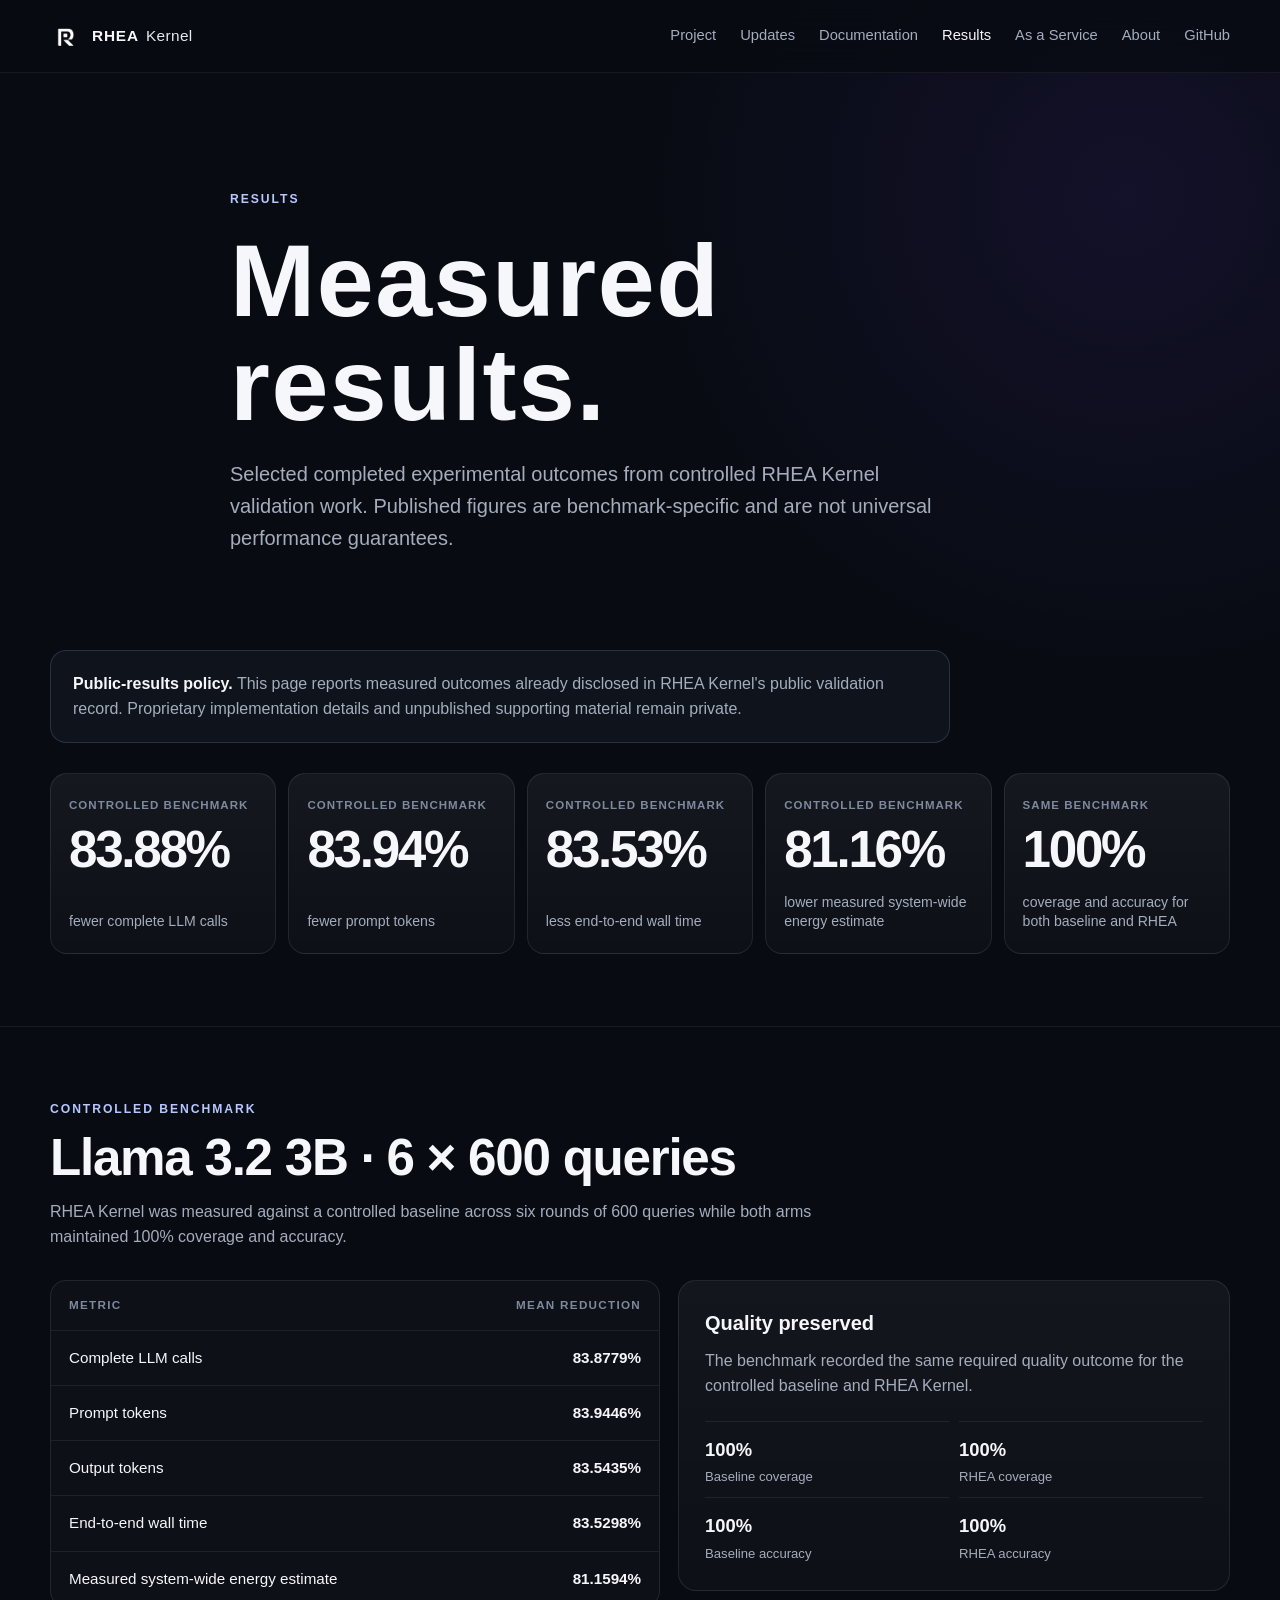
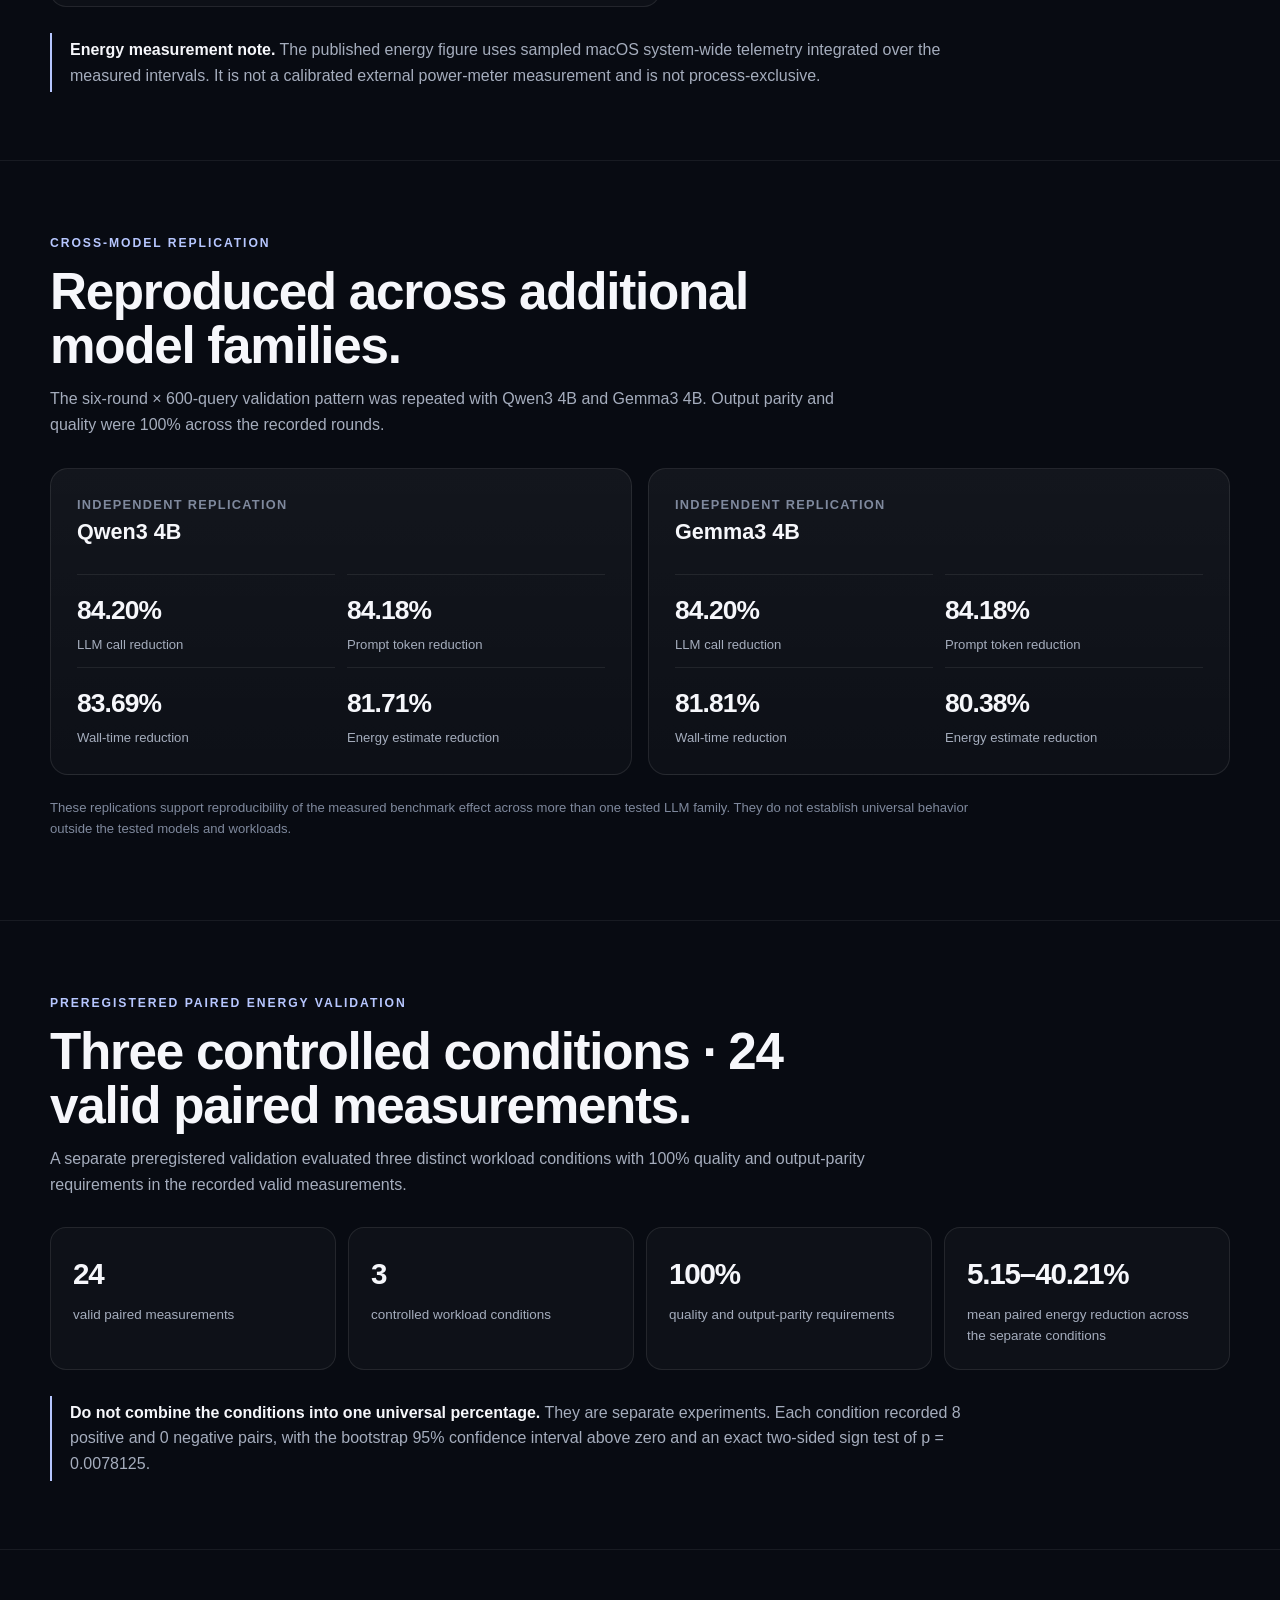
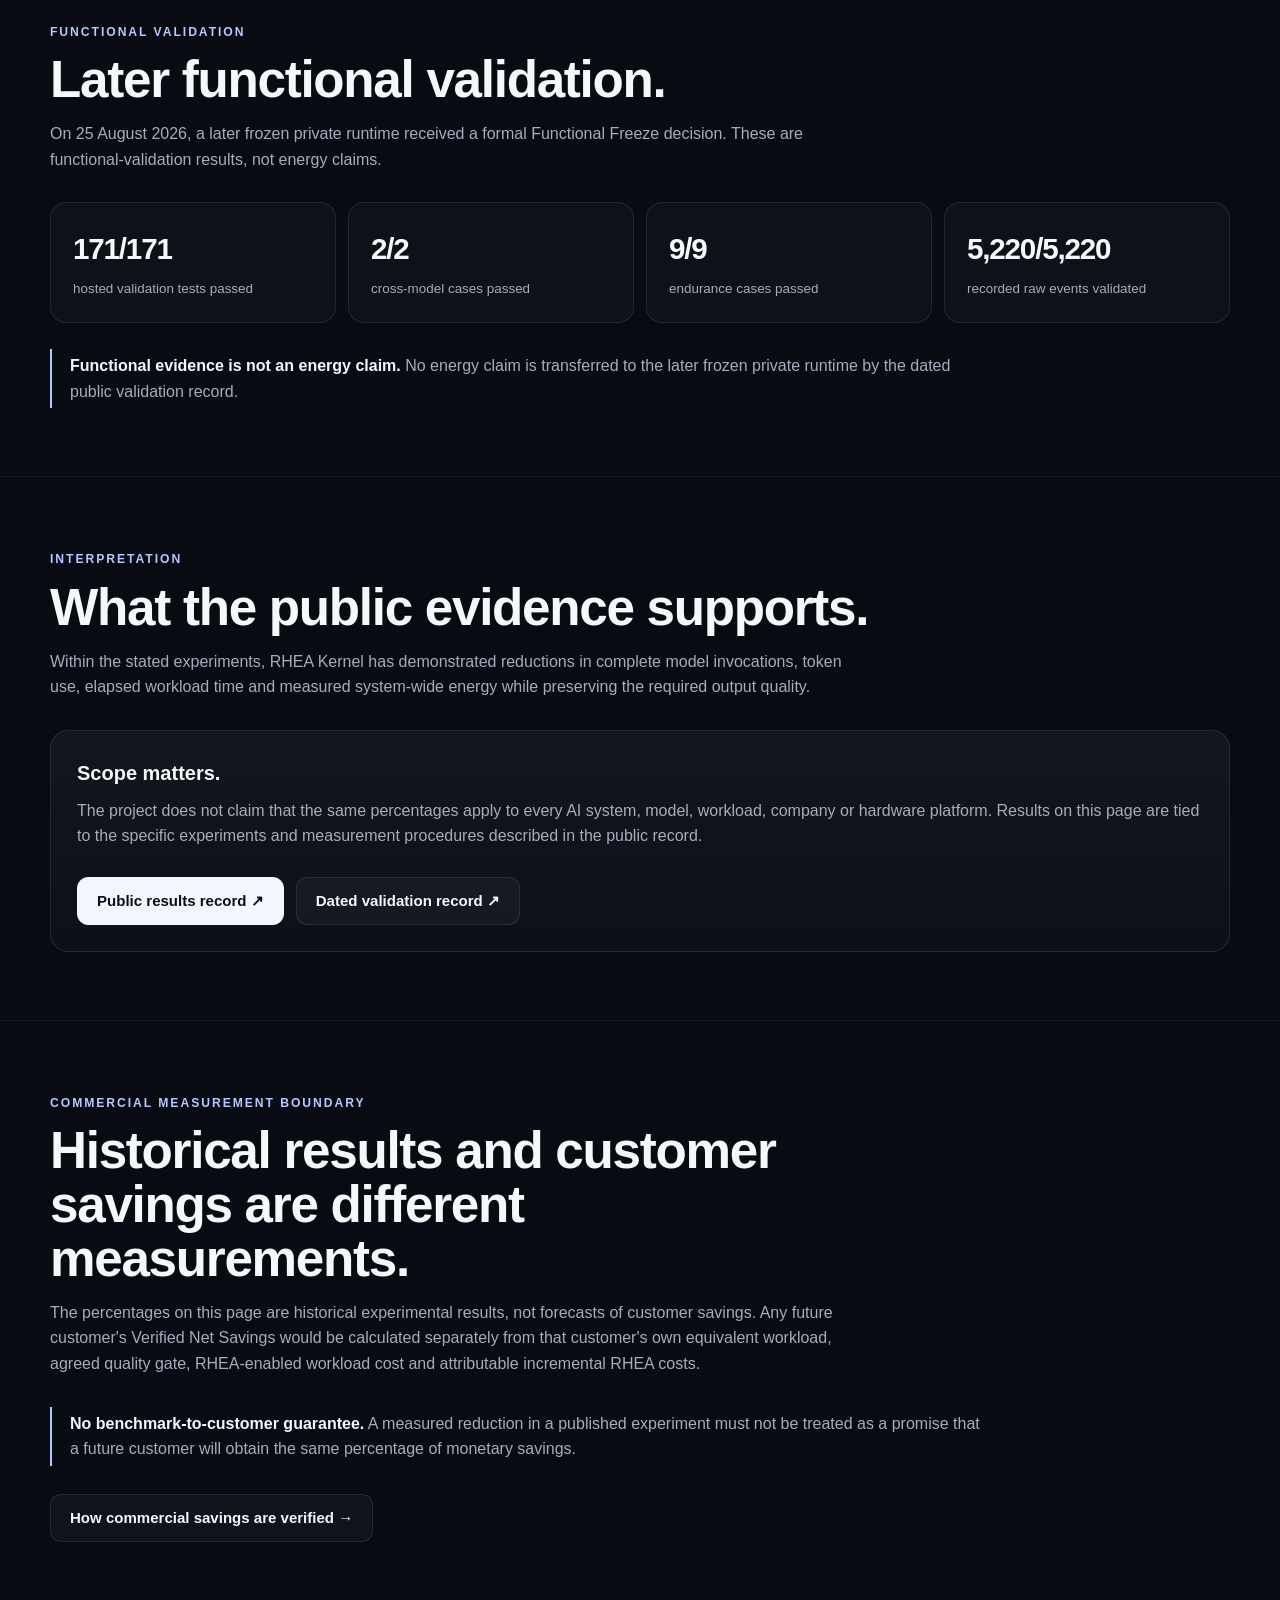
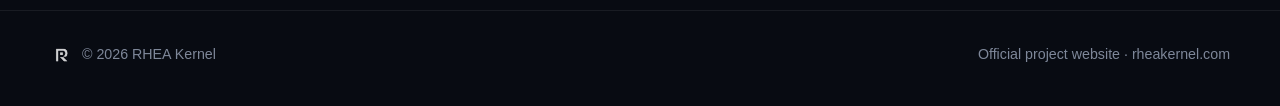
<file: results/index.html>
<!doctype html><html lang="en"><head><meta charset="utf-8">
<meta name="viewport" content="width=device-width, initial-scale=1">
<meta name="theme-color" content="#080b12">
<meta name="robots" content="index,follow,max-image-preview:large">
<link rel="icon" href="/favicon.ico" sizes="any">
<link rel="icon" type="image/png" sizes="32x32" href="/assets/icons/favicon-32x32.png">
<link rel="icon" type="image/png" sizes="16x16" href="/assets/icons/favicon-16x16.png">
<link rel="apple-touch-icon" sizes="180x180" href="/assets/icons/apple-touch-icon.png">
<link rel="manifest" href="/site.webmanifest">
<link rel="stylesheet" href="/assets/css/site.css">
<title>Results — RHEA Kernel</title>
<meta name="description" content="Selected public RHEA Kernel validation results across LLM calls, token use, elapsed time, energy measurements and functional validation.">
<link rel="canonical" href="https://rheakernel.com/results/">
<meta property="og:title" content="Results — RHEA Kernel">
<meta property="og:description" content="Selected public RHEA Kernel validation results across LLM calls, token use, elapsed time, energy measurements and functional validation.">
<meta property="og:type" content="website">
<meta property="og:url" content="https://rheakernel.com/results/">
<meta property="og:site_name" content="RHEA Kernel">
<meta property="og:image" content="https://rheakernel.com/assets/brand/rhea-search-banner.png">
<meta property="og:image:alt" content="RHEA Kernel">
<meta property="og:image:width" content="1731">
<meta property="og:image:height" content="909">
<meta name="twitter:card" content="summary_large_image">
<meta name="twitter:image" content="https://rheakernel.com/assets/brand/rhea-search-banner.png">
<script type="application/ld+json">
{
  "@context": "https://schema.org",
  "@graph": [
    {
      "@type": "WebPage",
      "@id": "https://rheakernel.com/results/#webpage",
      "url": "https://rheakernel.com/results/",
      "name": "Results — RHEA Kernel",
      "description": "Selected public RHEA Kernel validation results across LLM calls, token use, elapsed time, energy measurements and functional validation.",
      "isPartOf": {"@id": "https://rheakernel.com/#website"},
      "about": {"@id": "https://rheakernel.com/#project"},
      "inLanguage": "en",
      "breadcrumb": {"@id": "https://rheakernel.com/results/#breadcrumb"}
    },
    {
      "@type": "BreadcrumbList",
      "@id": "https://rheakernel.com/results/#breadcrumb",
      "itemListElement": [
        {"@type": "ListItem","position": 1,"name": "RHEA Kernel","item": "https://rheakernel.com/"},
        {"@type": "ListItem","position": 2,"name": "Results","item": "https://rheakernel.com/results/"}
      ]
    }
  ]
}
</script>
</head><body><header><div class="container nav">
<a class="brand" href="/" aria-label="RHEA Kernel home">
<img class="brand-mark" src="/assets/brand/rhea-mark-light.png" alt="" width="31" height="31">
<span class="brand-name"><span class="brand-rhea">RHEA</span><span class="brand-kernel">Kernel</span></span></a>
<nav aria-label="Primary navigation"><ul>
<li><a href="/#project">Project</a></li>
<li><a href="/updates/">Updates</a></li>
<li><a href="/documentation/">Documentation</a></li>
<li><a href="/results/" aria-current="page">Results</a></li>
<li><a href="/saas/">As a Service</a></li>
<li><a href="/about/">About</a></li>
<li><a href="https://github.com/YJNWI/RHEA-Kernel" target="_blank" rel="noopener noreferrer">GitHub</a></li>
</ul></nav></div></header>

<main>
<section class="page-hero"><div class="container page-hero-inner">
<span class="section-kicker">Results</span>
<h1 class="page-title">Measured results.</h1>
<p class="page-intro">Selected completed experimental outcomes from controlled RHEA Kernel validation work. Published figures are benchmark-specific and are not universal performance guarantees.</p>
</div></section>

<section class="results-lead"><div class="container">
<div class="results-note"><strong>Public-results policy.</strong> This page reports measured outcomes already disclosed in RHEA Kernel's public validation record. Proprietary implementation details and unpublished supporting material remain private.</div>

<div class="metric-grid" aria-label="Selected benchmark highlights">
<div class="metric"><div><div class="metric-meta">Controlled benchmark</div><div class="metric-value">83.88%</div></div><div class="metric-label">fewer complete LLM calls</div></div>
<div class="metric"><div><div class="metric-meta">Controlled benchmark</div><div class="metric-value">83.94%</div></div><div class="metric-label">fewer prompt tokens</div></div>
<div class="metric"><div><div class="metric-meta">Controlled benchmark</div><div class="metric-value">83.53%</div></div><div class="metric-label">less end-to-end wall time</div></div>
<div class="metric"><div><div class="metric-meta">Controlled benchmark</div><div class="metric-value">81.16%</div></div><div class="metric-label">lower measured system-wide energy estimate</div></div>
<div class="metric"><div><div class="metric-meta">Same benchmark</div><div class="metric-value">100%</div></div><div class="metric-label">coverage and accuracy for both baseline and RHEA</div></div>
</div>
</div></section>

<section class="results-section"><div class="container">
<div class="results-heading">
<span class="section-kicker">Controlled benchmark</span>
<h2>Llama 3.2 3B · 6 × 600 queries</h2>
<p>RHEA Kernel was measured against a controlled baseline across six rounds of 600 queries while both arms maintained 100% coverage and accuracy.</p>
</div>
<div class="result-split">
<div class="table-wrap">
<table class="results-table">
<thead><tr><th>Metric</th><th>Mean reduction</th></tr></thead>
<tbody>
<tr><td>Complete LLM calls</td><td class="strong">83.8779%</td></tr>
<tr><td>Prompt tokens</td><td class="strong">83.9446%</td></tr>
<tr><td>Output tokens</td><td class="strong">83.5435%</td></tr>
<tr><td>End-to-end wall time</td><td class="strong">83.5298%</td></tr>
<tr><td>Measured system-wide energy estimate</td><td class="strong">81.1594%</td></tr>
</tbody>
</table>
</div>
<div class="result-panel">
<h3>Quality preserved</h3>
<p>The benchmark recorded the same required quality outcome for the controlled baseline and RHEA Kernel.</p>
<div class="result-kv">
<div><strong>100%</strong><span>Baseline coverage</span></div>
<div><strong>100%</strong><span>RHEA coverage</span></div>
<div><strong>100%</strong><span>Baseline accuracy</span></div>
<div><strong>100%</strong><span>RHEA accuracy</span></div>
</div>
</div>
</div>
<div class="caution"><strong>Energy measurement note.</strong> The published energy figure uses sampled macOS system-wide telemetry integrated over the measured intervals. It is not a calibrated external power-meter measurement and is not process-exclusive.</div>
</div></section>

<section class="results-section"><div class="container">
<div class="results-heading">
<span class="section-kicker">Cross-model replication</span>
<h2>Reproduced across additional model families.</h2>
<p>The six-round × 600-query validation pattern was repeated with Qwen3 4B and Gemma3 4B. Output parity and quality were 100% across the recorded rounds.</p>
</div>
<div class="model-grid">
<article class="model-card">
<div class="model-sub">Independent replication</div>
<h3>Qwen3 4B</h3>
<div class="model-stats">
<div class="model-stat"><strong>84.20%</strong><span>LLM call reduction</span></div>
<div class="model-stat"><strong>84.18%</strong><span>Prompt token reduction</span></div>
<div class="model-stat"><strong>83.69%</strong><span>Wall-time reduction</span></div>
<div class="model-stat"><strong>81.71%</strong><span>Energy estimate reduction</span></div>
</div>
</article>
<article class="model-card">
<div class="model-sub">Independent replication</div>
<h3>Gemma3 4B</h3>
<div class="model-stats">
<div class="model-stat"><strong>84.20%</strong><span>LLM call reduction</span></div>
<div class="model-stat"><strong>84.18%</strong><span>Prompt token reduction</span></div>
<div class="model-stat"><strong>81.81%</strong><span>Wall-time reduction</span></div>
<div class="model-stat"><strong>80.38%</strong><span>Energy estimate reduction</span></div>
</div>
</article>
</div>
<p class="smallprint">These replications support reproducibility of the measured benchmark effect across more than one tested LLM family. They do not establish universal behavior outside the tested models and workloads.</p>
</div></section>

<section class="results-section"><div class="container">
<div class="results-heading">
<span class="section-kicker">Preregistered paired energy validation</span>
<h2>Three controlled conditions · 24 valid paired measurements.</h2>
<p>A separate preregistered validation evaluated three distinct workload conditions with 100% quality and output-parity requirements in the recorded valid measurements.</p>
</div>
<div class="freeze-grid">
<div class="freeze-stat"><strong>24</strong><span>valid paired measurements</span></div>
<div class="freeze-stat"><strong>3</strong><span>controlled workload conditions</span></div>
<div class="freeze-stat"><strong>100%</strong><span>quality and output-parity requirements</span></div>
<div class="freeze-stat"><strong>5.15–40.21%</strong><span>mean paired energy reduction across the separate conditions</span></div>
</div>
<div class="caution"><strong>Do not combine the conditions into one universal percentage.</strong> They are separate experiments. Each condition recorded 8 positive and 0 negative pairs, with the bootstrap 95% confidence interval above zero and an exact two-sided sign test of p = 0.0078125.</div>
</div></section>

<section class="results-section"><div class="container">
<div class="results-heading">
<span class="section-kicker">Functional validation</span>
<h2>Later functional validation.</h2>
<p>On 25 August 2026, a later frozen private runtime received a formal Functional Freeze decision. These are functional-validation results, not energy claims.</p>
</div>
<div class="freeze-grid">
<div class="freeze-stat"><strong>171/171</strong><span>hosted validation tests passed</span></div>
<div class="freeze-stat"><strong>2/2</strong><span>cross-model cases passed</span></div>
<div class="freeze-stat"><strong>9/9</strong><span>endurance cases passed</span></div>
<div class="freeze-stat"><strong>5,220/5,220</strong><span>recorded raw events validated</span></div>
</div>
<div class="caution"><strong>Functional evidence is not an energy claim.</strong> No energy claim is transferred to the later frozen private runtime by the dated public validation record.</div>
</div></section>

<section class="results-section"><div class="container">
<div class="results-heading">
<span class="section-kicker">Interpretation</span>
<h2>What the public evidence supports.</h2>
<p>Within the stated experiments, RHEA Kernel has demonstrated reductions in complete model invocations, token use, elapsed workload time and measured system-wide energy while preserving the required output quality.</p>
</div>
<div class="result-panel">
<h3>Scope matters.</h3>
<p>The project does not claim that the same percentages apply to every AI system, model, workload, company or hardware platform. Results on this page are tied to the specific experiments and measurement procedures described in the public record.</p>
<div class="source-links">
<a class="button primary" href="https://github.com/YJNWI/RHEA-Kernel/blob/main/RESULTS.md" target="_blank" rel="noopener noreferrer">Public results record ↗</a>
<a class="button secondary" href="https://github.com/YJNWI/RHEA-Kernel/blob/main/VALIDATION_RECORD_2026-08-29.md" target="_blank" rel="noopener noreferrer">Dated validation record ↗</a>
</div>
</div>
</div></section>

<section class="results-section"><div class="container"><div class="results-heading"><span class="section-kicker">Commercial measurement boundary</span><h2>Historical results and customer savings are different measurements.</h2><p>The percentages on this page are historical experimental results, not forecasts of customer savings. Any future customer's Verified Net Savings would be calculated separately from that customer's own equivalent workload, agreed quality gate, RHEA-enabled workload cost and attributable incremental RHEA costs.</p></div><div class="caution"><strong>No benchmark-to-customer guarantee.</strong> A measured reduction in a published experiment must not be treated as a promise that a future customer will obtain the same percentage of monetary savings.</div><div class="source-links"><a class="button secondary" href="/saas/#verification">How commercial savings are verified →</a></div></div></section>

</main>

<footer><div class="container footer-inner">
<span class="footer-brand"><img src="/assets/brand/rhea-mark-light.png" alt=""><span>© 2026 RHEA Kernel</span></span>
<span>Official project website · rheakernel.com</span></div></footer></body></html>
</file>
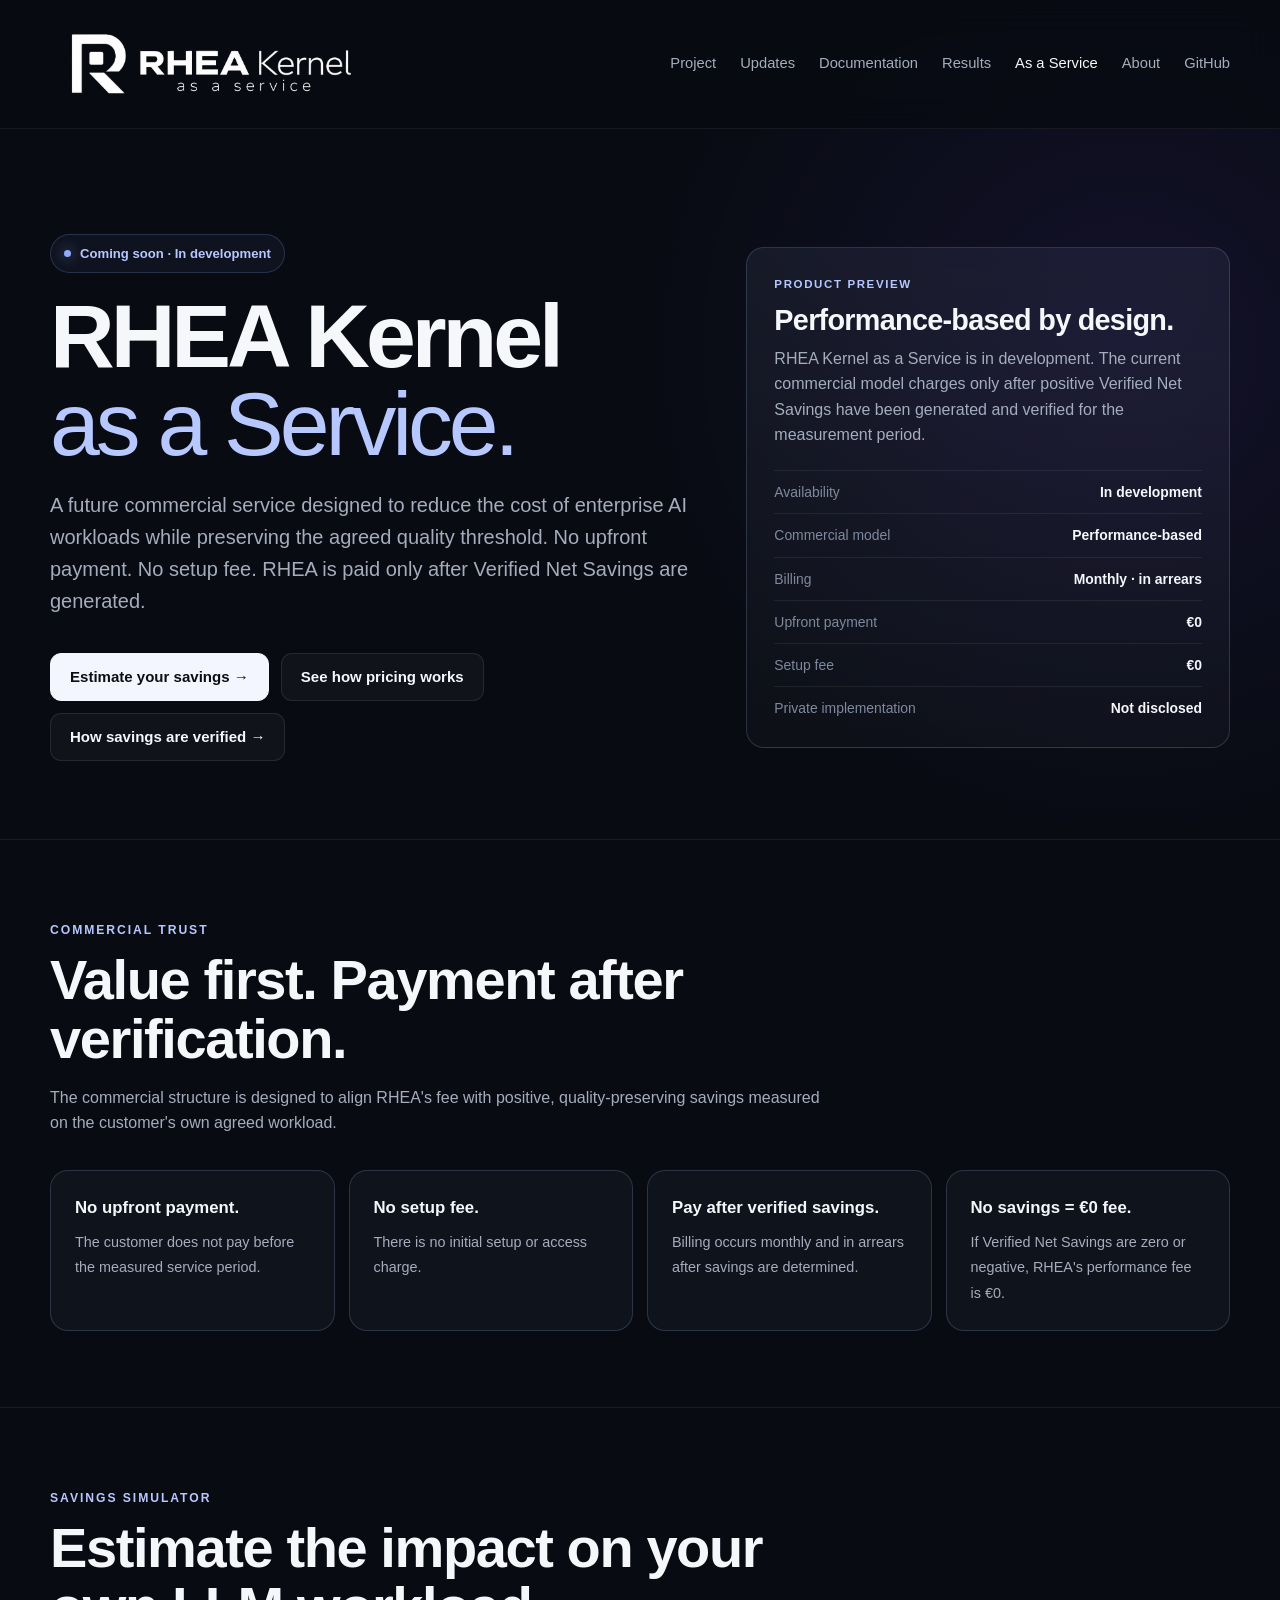
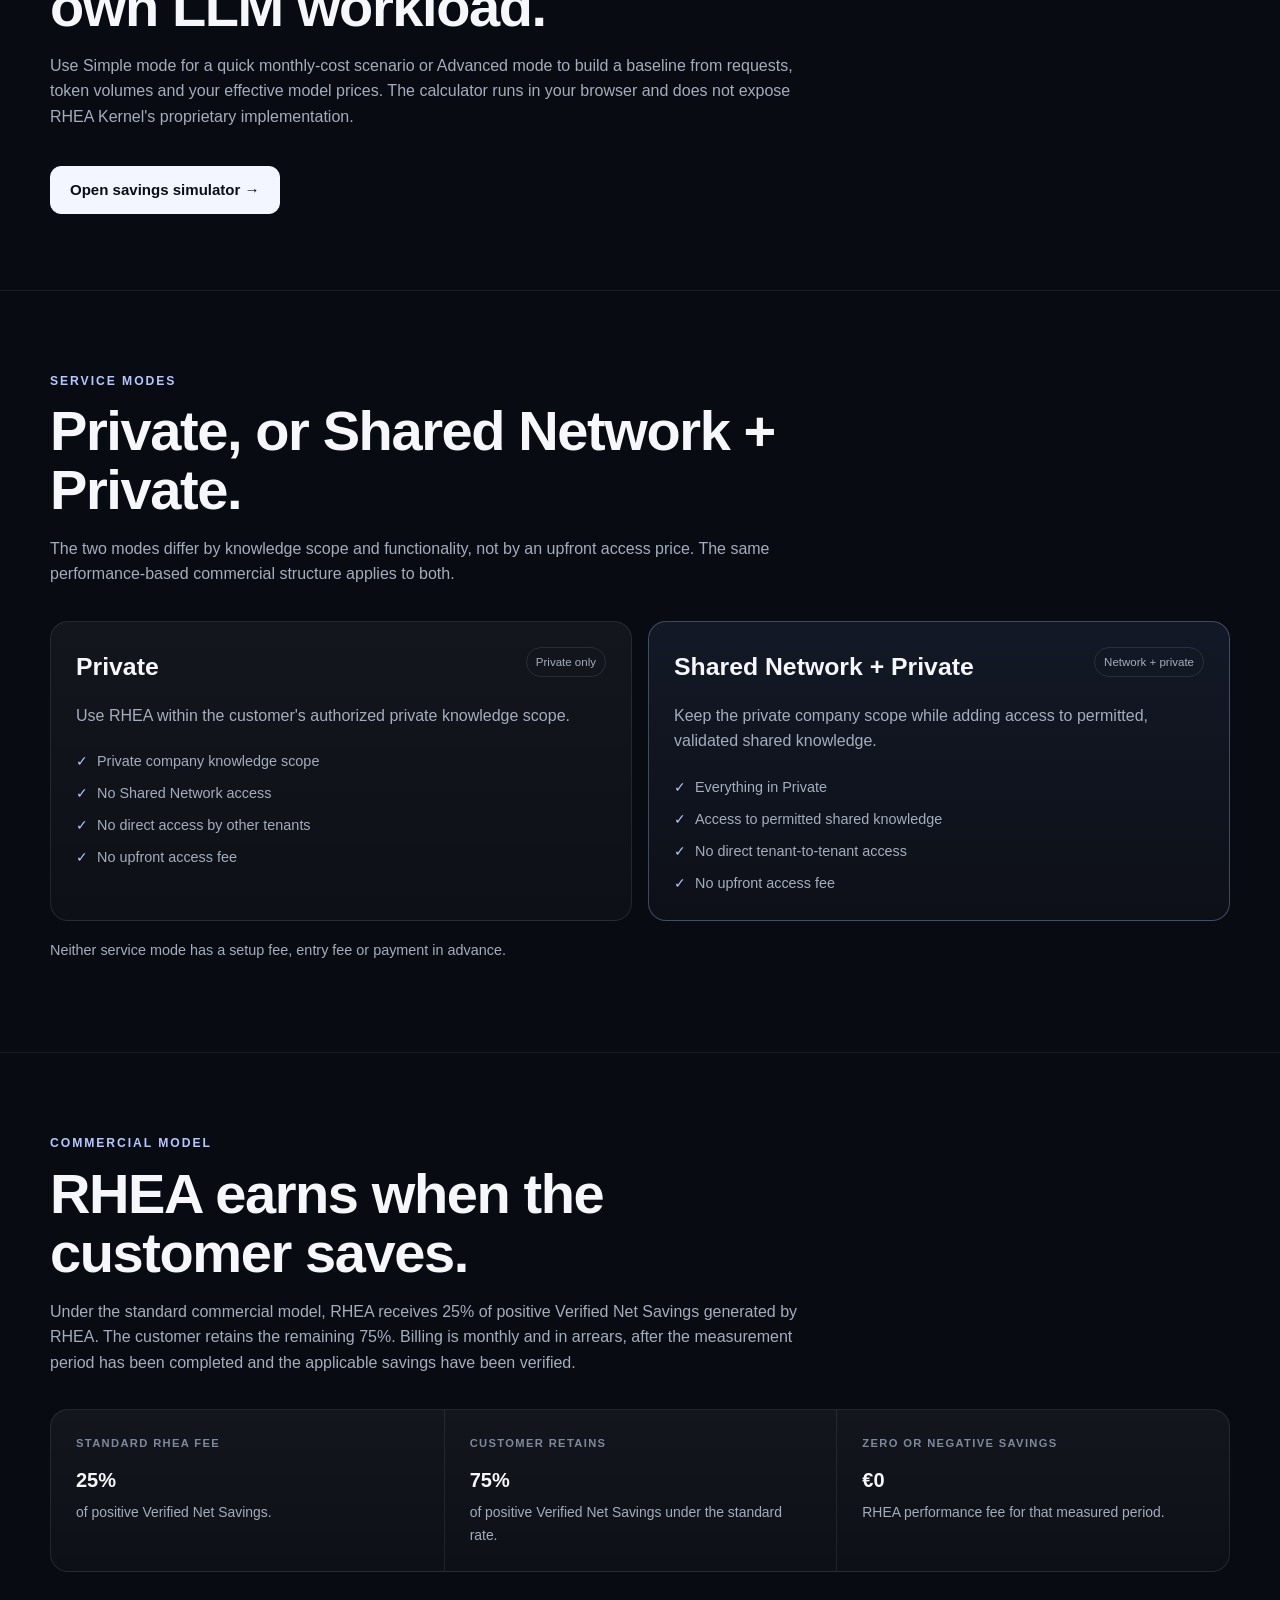
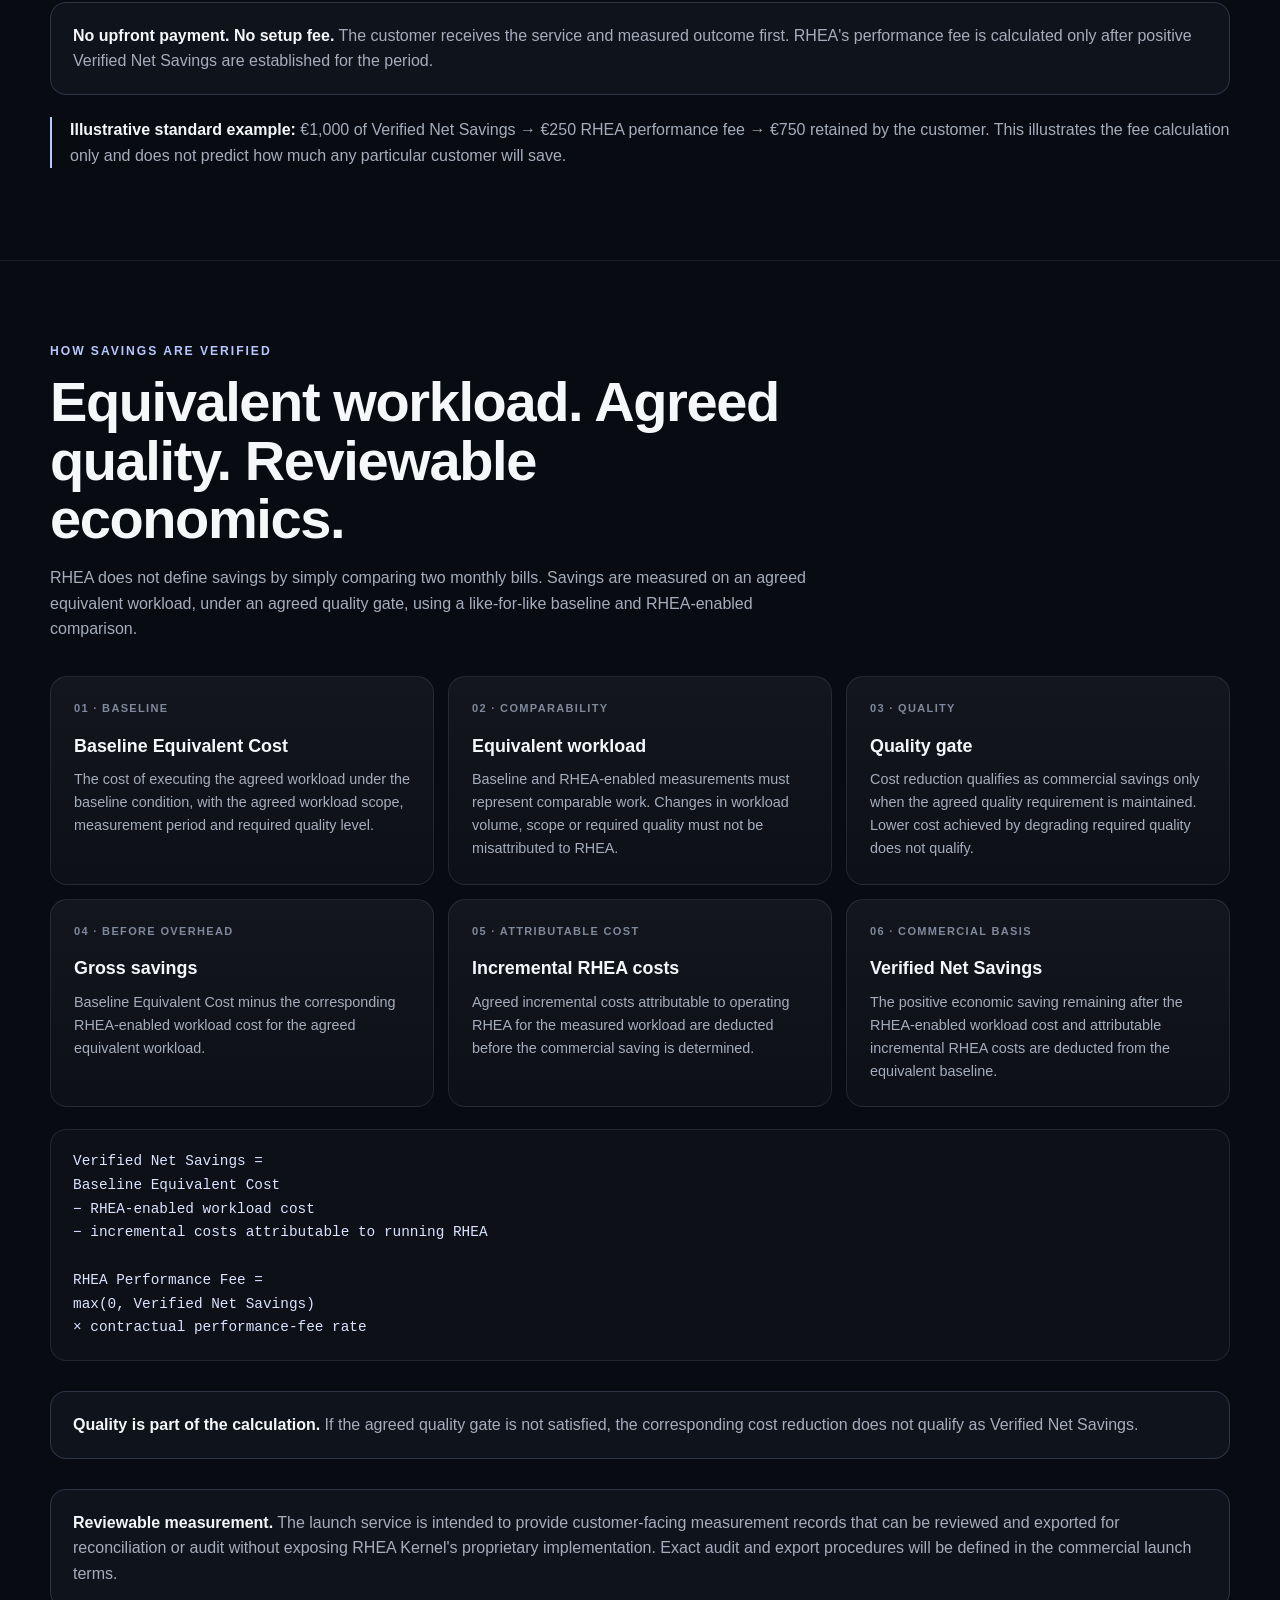
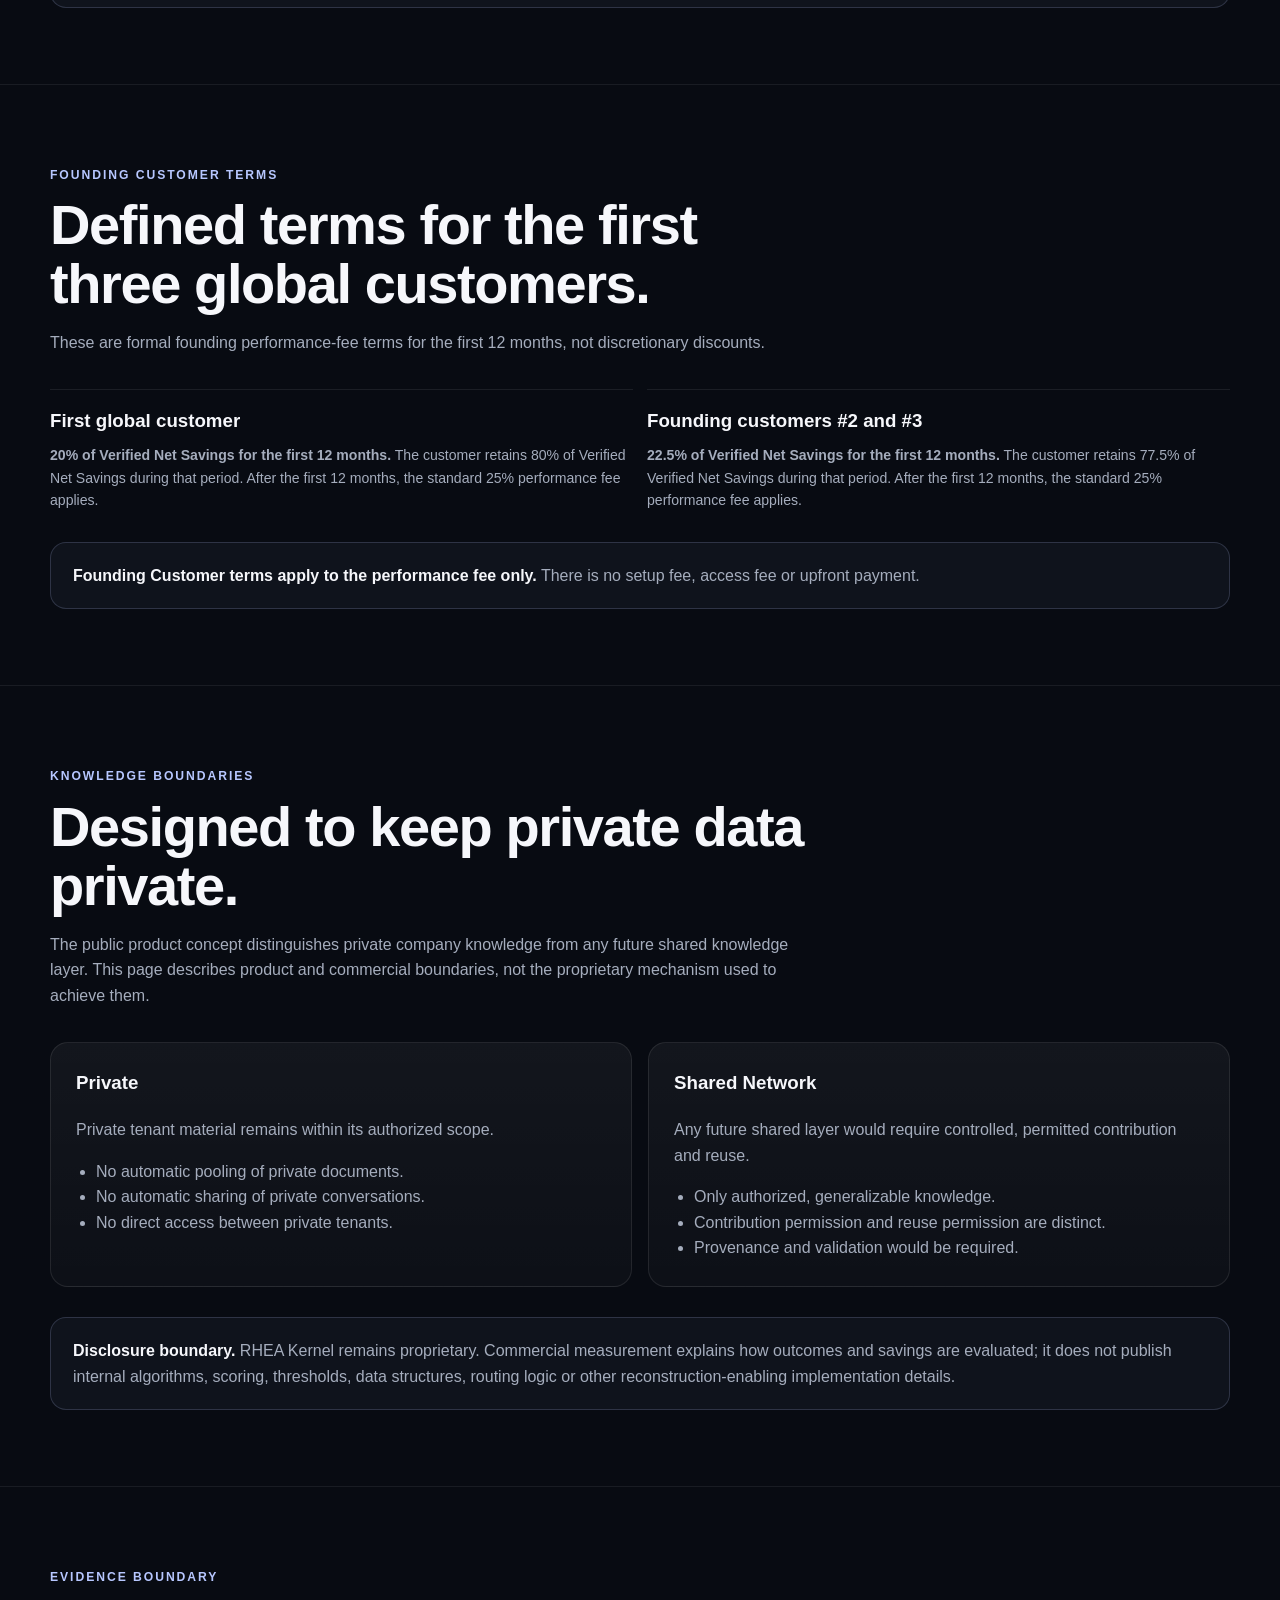
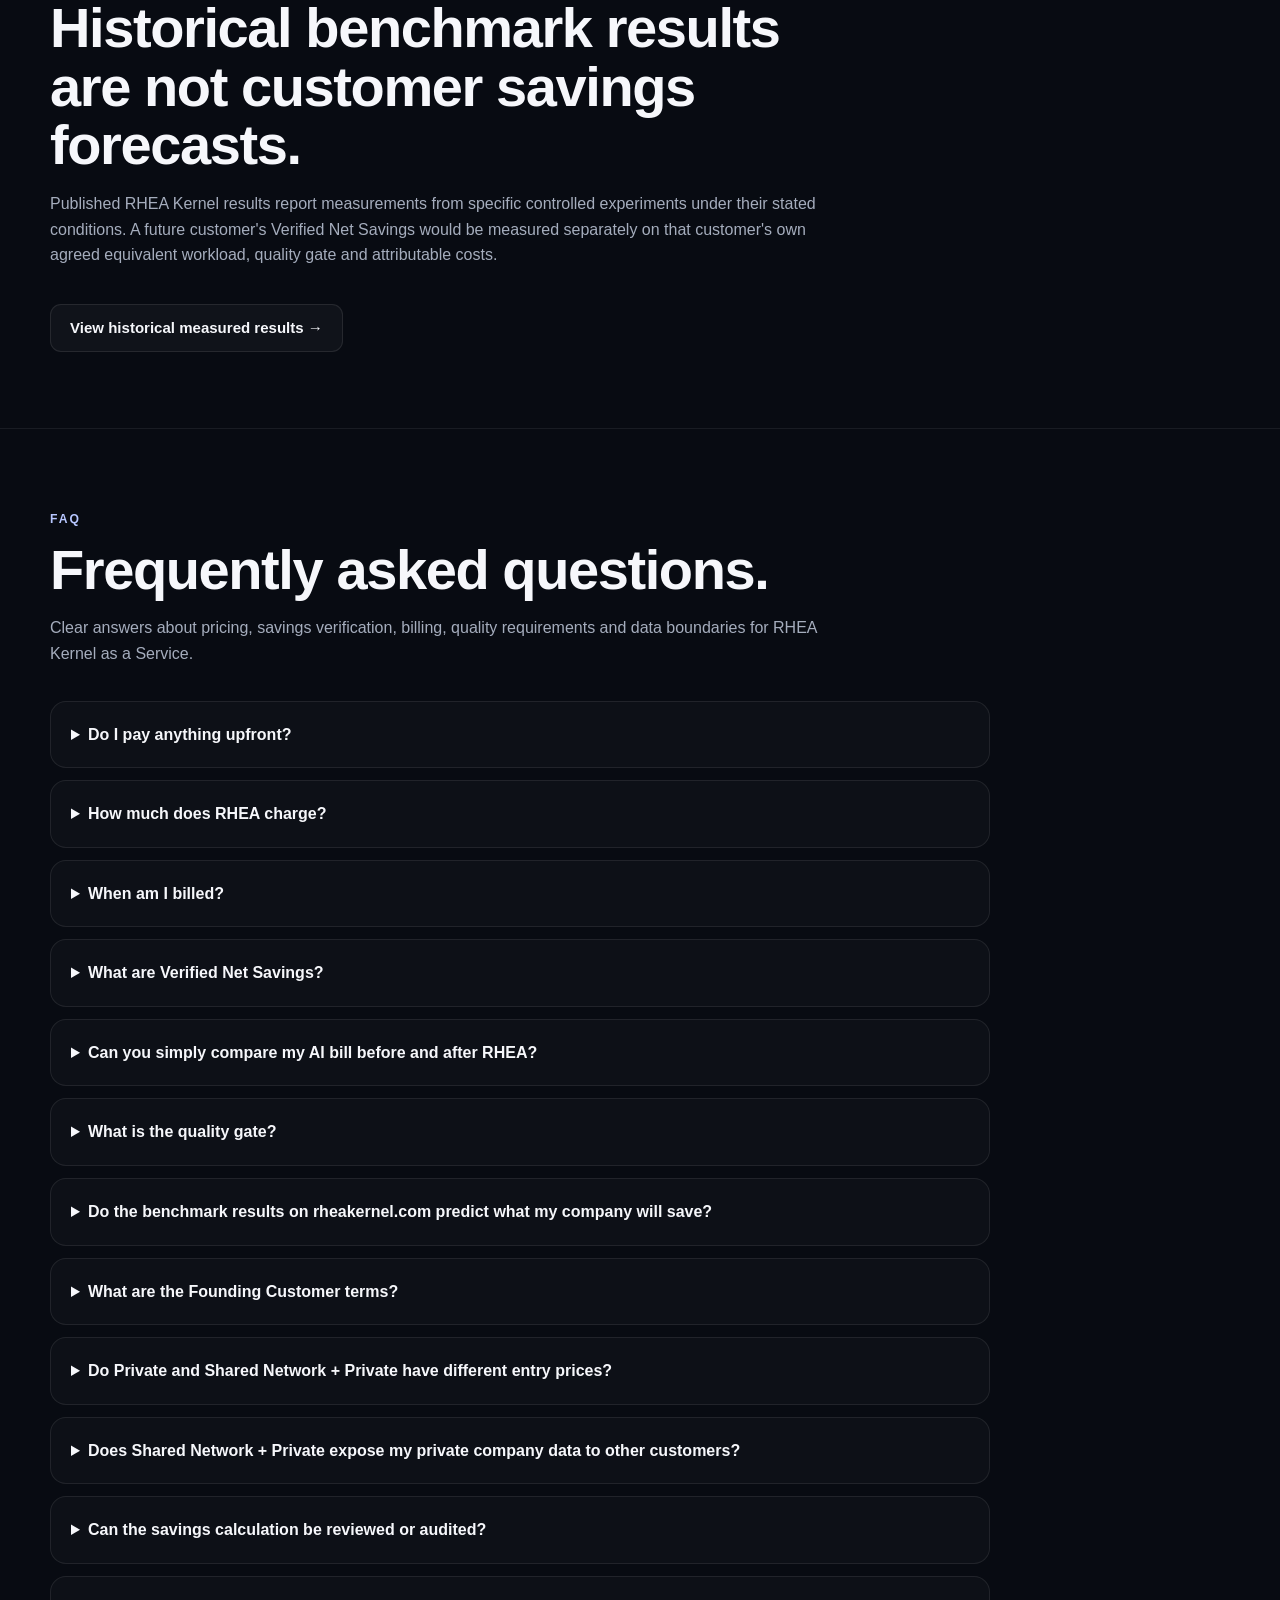
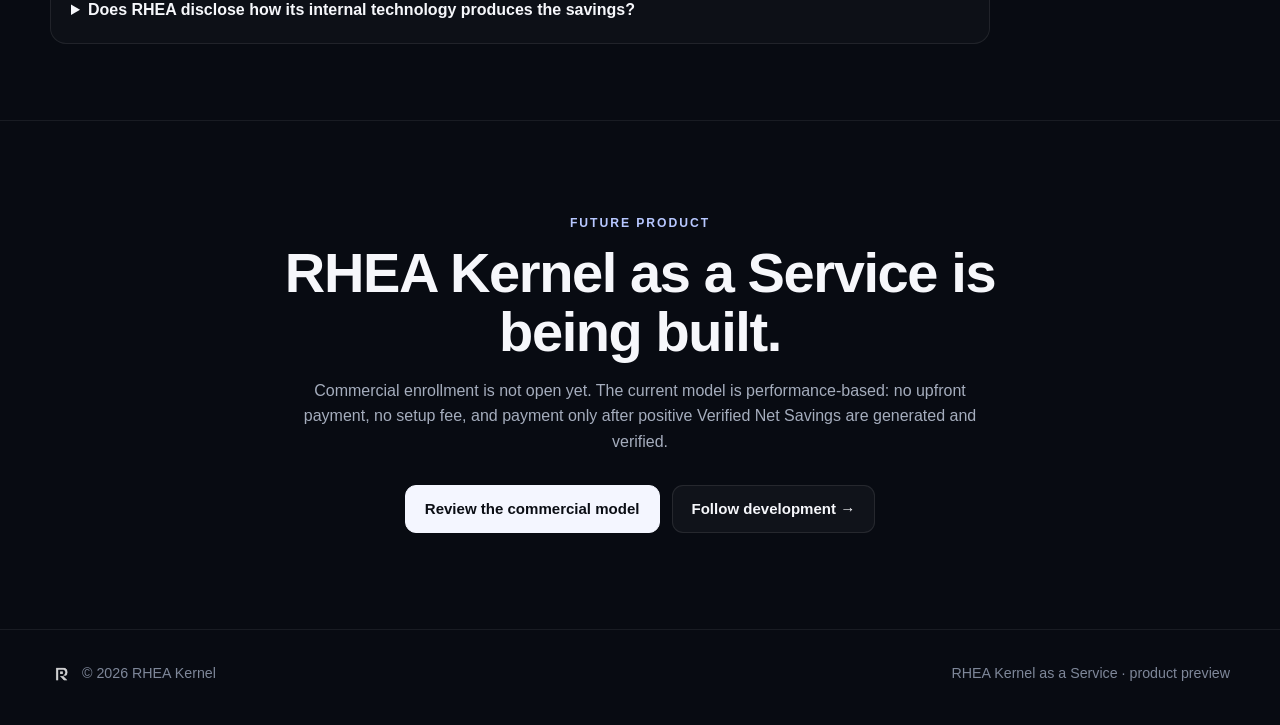
<file: saas/index.html>
<!doctype html><html lang="en"><head><meta charset="utf-8">
<meta name="viewport" content="width=device-width, initial-scale=1">
<meta name="theme-color" content="#080b12">
<meta name="robots" content="index,follow,max-image-preview:large">
<link rel="icon" href="/favicon.ico" sizes="any">
<link rel="icon" type="image/png" sizes="32x32" href="/assets/icons/favicon-32x32.png">
<link rel="icon" type="image/png" sizes="16x16" href="/assets/icons/favicon-16x16.png">
<link rel="apple-touch-icon" sizes="180x180" href="/assets/icons/apple-touch-icon.png">
<link rel="manifest" href="/site.webmanifest">
<link rel="stylesheet" href="/assets/css/site.css">
<title>RHEA Kernel as a Service — Coming Soon</title>
<meta name="description" content="Preview of RHEA Kernel as a Service: performance-based pricing with no upfront payment or setup fee, billed monthly in arrears after Verified Net Savings are generated.">
<link rel="canonical" href="https://rheakernel.com/saas/">
<meta property="og:title" content="RHEA Kernel as a Service — Coming Soon">
<meta property="og:description" content="RHEA Kernel as a Service uses a performance-based commercial model: no upfront payment, no setup fee, and payment only after Verified Net Savings are generated.">
<meta property="og:type" content="website">
<meta property="og:url" content="https://rheakernel.com/saas/">
<meta property="og:site_name" content="RHEA Kernel">
<meta property="og:image" content="https://rheakernel.com/assets/brand/rhea-search-banner.png">
<meta property="og:image:alt" content="RHEA Kernel">
<meta property="og:image:width" content="1731">
<meta property="og:image:height" content="909">
<meta name="twitter:card" content="summary_large_image">
<meta name="twitter:image" content="https://rheakernel.com/assets/brand/rhea-search-banner.png">
<script type="application/ld+json">
{"@context":"https://schema.org","@graph":[{"@type":"WebPage","@id":"https://rheakernel.com/saas/#webpage","url":"https://rheakernel.com/saas/","name":"RHEA Kernel as a Service — Coming Soon","description":"Public preview of the future RHEA Kernel as a Service.","isPartOf":{"@id":"https://rheakernel.com/#website"},"about":{"@id":"https://rheakernel.com/#project"},"inLanguage":"en","breadcrumb":{"@id":"https://rheakernel.com/saas/#breadcrumb"}},{"@type":"BreadcrumbList","@id":"https://rheakernel.com/saas/#breadcrumb","itemListElement":[{"@type":"ListItem","position":1,"name":"RHEA Kernel","item":"https://rheakernel.com/"},{"@type":"ListItem","position":2,"name":"As a Service","item":"https://rheakernel.com/saas/"}]}]}</script>
<style>
.saas-brand{display:inline-flex;align-items:center;line-height:1;text-decoration:none}.saas-brand img{display:block;height:auto;width:min(100%,320px);max-width:320px;object-fit:contain}.saas-hero{padding:105px 0 78px}.saas-hero-grid{display:grid;grid-template-columns:1.15fr .85fr;gap:42px;align-items:center}.saas-title{font-size:clamp(3.3rem,7vw,6.3rem);line-height:.98;letter-spacing:-.045em;margin:20px 0}.saas-title span{display:block;color:#b7c7ff;font-weight:350}.saas-lead{color:#a5adbd;font-size:clamp(1.05rem,2vw,1.25rem);max-width:720px}.status-box{border:1px solid rgba(183,199,255,.18);background:linear-gradient(180deg,rgba(183,199,255,.07),rgba(255,255,255,.025));border-radius:18px;padding:27px}.status-label{color:#b7c7ff;text-transform:uppercase;font-size:.72rem;font-weight:800;letter-spacing:.14em}.status-box h2{font-size:1.8rem;margin:12px 0 10px}.status-box p{color:#a5adbd;margin:0}.status-list{display:grid;gap:10px;margin-top:22px}.status-item{display:flex;justify-content:space-between;gap:18px;padding-top:10px;border-top:1px solid rgba(255,255,255,.07);font-size:.87rem}.status-item span{color:#7f899d}.status-item strong{font-weight:700}.saas-section{padding:76px 0;border-top:1px solid rgba(255,255,255,.07)}.saas-heading{max-width:780px;margin-bottom:34px}.saas-heading p{color:#a5adbd}.benefit-grid{display:grid;grid-template-columns:repeat(4,1fr);gap:14px}.benefit,.plan-card,.pricing-box,.boundary-card{border:1px solid rgba(255,255,255,.09);border-radius:18px;background:linear-gradient(180deg,rgba(255,255,255,.048),rgba(255,255,255,.022));padding:25px}.benefit .n{color:#7f899d;font-size:.72rem;font-weight:800;letter-spacing:.13em}.benefit h3{margin:28px 0 8px;font-size:1.18rem}.benefit p{color:#a5adbd;margin:0;font-size:.91rem}.plans{display:grid;grid-template-columns:1fr 1fr;gap:16px}.plan-card.featured{border-color:rgba(183,199,255,.3);background:linear-gradient(180deg,rgba(135,160,255,.09),rgba(255,255,255,.022))}.plan-top{display:flex;justify-content:space-between;gap:12px;align-items:start}.plan-tag{border:1px solid rgba(255,255,255,.1);border-radius:999px;padding:5px 9px;color:#a5adbd;font-size:.72rem}.plan-card h3{font-size:1.55rem;margin:0}.plan-card>p{color:#a5adbd}.price{margin:28px 0 4px;font-size:clamp(2.7rem,5vw,4rem);font-weight:720;letter-spacing:-.05em}.price small{font-size:.82rem;letter-spacing:0;color:#a5adbd;font-weight:500}.price-caption{color:#a5adbd;font-size:.85rem}.fee{margin-top:20px;padding-top:18px;border-top:1px solid rgba(255,255,255,.08)}.fee strong{display:block;font-size:1.15rem}.fee span{display:block;color:#a5adbd;font-size:.84rem;margin-top:4px}.features{list-style:none;padding:0;margin:22px 0 0;display:grid;gap:9px;color:#a5adbd;font-size:.9rem}.features li:before{content:"✓";color:#b7c7ff;margin-right:9px}.pricing-box{display:grid;grid-template-columns:1fr 1fr 1fr;gap:0;padding:0;overflow:hidden}.pricing-step{padding:25px}.pricing-step+.pricing-step{border-left:1px solid rgba(255,255,255,.08)}.pricing-step .k{color:#7f899d;text-transform:uppercase;font-size:.7rem;font-weight:800;letter-spacing:.12em}.pricing-step strong{display:block;font-size:1.25rem;margin:11px 0 5px}.pricing-step p{color:#a5adbd;font-size:.87rem;margin:0}.example{margin-top:22px;border-left:2px solid #b7c7ff;padding-left:18px;color:#a5adbd}.example strong{color:#f6f7fb}.founder{margin-top:24px;border:1px solid rgba(255,255,255,.08);border-radius:16px;background:rgba(255,255,255,.022);padding:20px}.founder summary{cursor:pointer;font-weight:750}.founder-grid{display:grid;grid-template-columns:1fr 1fr;gap:14px;margin-top:18px}.founder-card{border-top:1px solid rgba(255,255,255,.08);padding-top:16px}.founder-card h3{margin:0 0 8px}.founder-card p{color:#a5adbd;margin:0;font-size:.88rem}.boundary-grid{display:grid;grid-template-columns:1fr 1fr;gap:16px}.boundary-card h3{margin-top:0}.boundary-card p{color:#a5adbd}.boundary-card ul{color:#a5adbd;padding-left:20px;margin-bottom:0}.notice{border:1px solid rgba(183,199,255,.18);background:rgba(183,199,255,.045);border-radius:16px;padding:20px 22px;color:#a5adbd;margin-top:30px}.notice strong{color:#f6f7fb}.saas-cta{text-align:center;padding:88px 0 96px;border-top:1px solid rgba(255,255,255,.07)}.saas-cta h2{max-width:760px;margin:10px auto 16px}.saas-cta p{max-width:690px;margin:0 auto;color:#a5adbd}.saas-cta .actions{margin-top:30px}@media(max-width:900px){.saas-hero-grid{grid-template-columns:1fr}.benefit-grid{grid-template-columns:1fr 1fr}.pricing-box{grid-template-columns:1fr}.pricing-step+.pricing-step{border-left:0;border-top:1px solid rgba(255,255,255,.08)}}@media(max-width:650px){.plans,.boundary-grid,.founder-grid,.benefit-grid{grid-template-columns:1fr}.saas-hero{padding:78px 0 58px}.saas-title{font-size:clamp(3rem,13vw,4.4rem)}}

/* RHEA commercial model v2 */
.trust-grid{display:grid;grid-template-columns:repeat(4,1fr);gap:14px}
.trust-card{border:1px solid rgba(183,199,255,.18);border-radius:18px;background:rgba(183,199,255,.045);padding:24px}
.trust-card strong{display:block;font-size:1.05rem;margin-bottom:7px}.trust-card span{color:#a5adbd;font-size:.9rem}
.mode-note{margin-top:18px;color:#a5adbd;font-size:.9rem}
.formula{margin-top:22px;border:1px solid rgba(255,255,255,.09);border-radius:16px;background:rgba(255,255,255,.025);padding:20px 22px;color:#dbe3ff;white-space:pre-line;font-family:ui-monospace,SFMono-Regular,Menlo,Monaco,Consolas,monospace;font-size:.9rem;line-height:1.65}
.verify-grid{display:grid;grid-template-columns:repeat(3,1fr);gap:14px;margin-top:24px}.verify-card{border:1px solid rgba(255,255,255,.09);border-radius:17px;background:linear-gradient(180deg,rgba(255,255,255,.047),rgba(255,255,255,.022));padding:23px}.verify-card .k{color:#7f899d;text-transform:uppercase;font-size:.69rem;font-weight:800;letter-spacing:.12em}.verify-card h3{font-size:1.12rem;margin:14px 0 8px}.verify-card p{color:#a5adbd;margin:0;font-size:.9rem}
.faq-list{max-width:940px}.faq-list .founder{margin-top:12px}.faq-list .founder:first-child{margin-top:0}.faq-list .founder p{color:#a5adbd}.faq-list .founder p:last-child{margin-bottom:0}
@media(max-width:900px){.trust-grid{grid-template-columns:1fr 1fr}.verify-grid{grid-template-columns:1fr 1fr}}
@media(max-width:650px){.trust-grid,.verify-grid{grid-template-columns:1fr}}

</style>
</head><body><header><div class="container nav">
<a class="saas-brand" href="/" aria-label="RHEA Kernel home"><img src="/assets/brand/rhea-saas-logo-transparent-v2.png" alt="RHEA Kernel as a Service" width="1920" height="800"></a>
<nav aria-label="Primary navigation"><ul><li><a href="/#project">Project</a></li><li><a href="/updates/">Updates</a></li><li><a href="/documentation/">Documentation</a></li><li><a href="/results/">Results</a></li><li><a href="/saas/" aria-current="page">As a Service</a></li><li><a href="/about/">About</a></li><li><a href="https://github.com/YJNWI/RHEA-Kernel" target="_blank" rel="noopener noreferrer">GitHub</a></li></ul></nav></div></header>
<main>
<section class="saas-hero"><div class="container saas-hero-grid"><div><span class="eyebrow"><span class="dot"></span>Coming soon · In development</span><h1 class="saas-title">RHEA Kernel<span>as a Service.</span></h1><p class="saas-lead">A future commercial service designed to reduce the cost of enterprise AI workloads while preserving the agreed quality threshold. No upfront payment. No setup fee. RHEA is paid only after Verified Net Savings are generated.</p><div class="actions" style="justify-content:flex-start"><a class="button primary" href="/saas/simulator/">Estimate your savings →</a><a class="button secondary" href="#commercial-model">See how pricing works</a><a class="button secondary" href="#verification">How savings are verified →</a></div></div><aside class="status-box"><div class="status-label">Product preview</div><h2>Performance-based by design.</h2><p>RHEA Kernel as a Service is in development. The current commercial model charges only after positive Verified Net Savings have been generated and verified for the measurement period.</p><div class="status-list"><div class="status-item"><span>Availability</span><strong>In development</strong></div><div class="status-item"><span>Commercial model</span><strong>Performance-based</strong></div><div class="status-item"><span>Billing</span><strong>Monthly · in arrears</strong></div><div class="status-item"><span>Upfront payment</span><strong>€0</strong></div><div class="status-item"><span>Setup fee</span><strong>€0</strong></div><div class="status-item"><span>Private implementation</span><strong>Not disclosed</strong></div></div></aside></div></section>

<section class="saas-section"><div class="container"><div class="saas-heading"><span class="section-kicker">Commercial trust</span><h2>Value first. Payment after verification.</h2><p>The commercial structure is designed to align RHEA's fee with positive, quality-preserving savings measured on the customer's own agreed workload.</p></div><div class="trust-grid"><div class="trust-card"><strong>No upfront payment.</strong><span>The customer does not pay before the measured service period.</span></div><div class="trust-card"><strong>No setup fee.</strong><span>There is no initial setup or access charge.</span></div><div class="trust-card"><strong>Pay after verified savings.</strong><span>Billing occurs monthly and in arrears after savings are determined.</span></div><div class="trust-card"><strong>No savings = €0 fee.</strong><span>If Verified Net Savings are zero or negative, RHEA's performance fee is €0.</span></div></div></div></section>

<section class="saas-section"><div class="container"><div class="saas-heading"><span class="section-kicker">Savings simulator</span><h2>Estimate the impact on your own LLM workload.</h2><p>Use Simple mode for a quick monthly-cost scenario or Advanced mode to build a baseline from requests, token volumes and your effective model prices. The calculator runs in your browser and does not expose RHEA Kernel's proprietary implementation.</p></div><div class="actions" style="justify-content:flex-start"><a class="button primary" href="/saas/simulator/">Open savings simulator →</a></div></div></section>

<section class="saas-section" id="plans"><div class="container"><div class="saas-heading"><span class="section-kicker">Service modes</span><h2>Private, or Shared Network + Private.</h2><p>The two modes differ by knowledge scope and functionality, not by an upfront access price. The same performance-based commercial structure applies to both.</p></div><div class="plans"><article class="plan-card"><div class="plan-top"><h3>Private</h3><span class="plan-tag">Private only</span></div><p>Use RHEA within the customer's authorized private knowledge scope.</p><ul class="features"><li>Private company knowledge scope</li><li>No Shared Network access</li><li>No direct access by other tenants</li><li>No upfront access fee</li></ul></article><article class="plan-card featured"><div class="plan-top"><h3>Shared Network + Private</h3><span class="plan-tag">Network + private</span></div><p>Keep the private company scope while adding access to permitted, validated shared knowledge.</p><ul class="features"><li>Everything in Private</li><li>Access to permitted shared knowledge</li><li>No direct tenant-to-tenant access</li><li>No upfront access fee</li></ul></article></div><p class="mode-note">Neither service mode has a setup fee, entry fee or payment in advance.</p></div></section>

<section class="saas-section" id="commercial-model"><div class="container"><div class="saas-heading"><span class="section-kicker">Commercial model</span><h2>RHEA earns when the customer saves.</h2><p>Under the standard commercial model, RHEA receives 25% of positive Verified Net Savings generated by RHEA. The customer retains the remaining 75%. Billing is monthly and in arrears, after the measurement period has been completed and the applicable savings have been verified.</p></div><div class="pricing-box"><div class="pricing-step"><div class="k">Standard RHEA fee</div><strong>25%</strong><p>of positive Verified Net Savings.</p></div><div class="pricing-step"><div class="k">Customer retains</div><strong>75%</strong><p>of positive Verified Net Savings under the standard rate.</p></div><div class="pricing-step"><div class="k">Zero or negative savings</div><strong>€0</strong><p>RHEA performance fee for that measured period.</p></div></div><div class="notice"><strong>No upfront payment. No setup fee.</strong> The customer receives the service and measured outcome first. RHEA's performance fee is calculated only after positive Verified Net Savings are established for the period.</div><p class="example"><strong>Illustrative standard example:</strong> €1,000 of Verified Net Savings → €250 RHEA performance fee → €750 retained by the customer. This illustrates the fee calculation only and does not predict how much any particular customer will save.</p></div></section>

<section class="saas-section" id="verification"><div class="container"><div class="saas-heading"><span class="section-kicker">How savings are verified</span><h2>Equivalent workload. Agreed quality. Reviewable economics.</h2><p>RHEA does not define savings by simply comparing two monthly bills. Savings are measured on an agreed equivalent workload, under an agreed quality gate, using a like-for-like baseline and RHEA-enabled comparison.</p></div><div class="verify-grid"><article class="verify-card"><div class="k">01 · Baseline</div><h3>Baseline Equivalent Cost</h3><p>The cost of executing the agreed workload under the baseline condition, with the agreed workload scope, measurement period and required quality level.</p></article><article class="verify-card"><div class="k">02 · Comparability</div><h3>Equivalent workload</h3><p>Baseline and RHEA-enabled measurements must represent comparable work. Changes in workload volume, scope or required quality must not be misattributed to RHEA.</p></article><article class="verify-card"><div class="k">03 · Quality</div><h3>Quality gate</h3><p>Cost reduction qualifies as commercial savings only when the agreed quality requirement is maintained. Lower cost achieved by degrading required quality does not qualify.</p></article><article class="verify-card"><div class="k">04 · Before overhead</div><h3>Gross savings</h3><p>Baseline Equivalent Cost minus the corresponding RHEA-enabled workload cost for the agreed equivalent workload.</p></article><article class="verify-card"><div class="k">05 · Attributable cost</div><h3>Incremental RHEA costs</h3><p>Agreed incremental costs attributable to operating RHEA for the measured workload are deducted before the commercial saving is determined.</p></article><article class="verify-card"><div class="k">06 · Commercial basis</div><h3>Verified Net Savings</h3><p>The positive economic saving remaining after the RHEA-enabled workload cost and attributable incremental RHEA costs are deducted from the equivalent baseline.</p></article></div><div class="formula">Verified Net Savings =
Baseline Equivalent Cost
− RHEA-enabled workload cost
− incremental costs attributable to running RHEA

RHEA Performance Fee =
max(0, Verified Net Savings)
× contractual performance-fee rate</div><div class="notice"><strong>Quality is part of the calculation.</strong> If the agreed quality gate is not satisfied, the corresponding cost reduction does not qualify as Verified Net Savings.</div><div class="notice"><strong>Reviewable measurement.</strong> The launch service is intended to provide customer-facing measurement records that can be reviewed and exported for reconciliation or audit without exposing RHEA Kernel's proprietary implementation. Exact audit and export procedures will be defined in the commercial launch terms.</div></div></section>

<section class="saas-section" id="founding"><div class="container"><div class="saas-heading"><span class="section-kicker">Founding Customer terms</span><h2>Defined terms for the first three global customers.</h2><p>These are formal founding performance-fee terms for the first 12 months, not discretionary discounts.</p></div><div class="founder-grid"><div class="founder-card"><h3>First global customer</h3><p><strong>20% of Verified Net Savings for the first 12 months.</strong> The customer retains 80% of Verified Net Savings during that period. After the first 12 months, the standard 25% performance fee applies.</p></div><div class="founder-card"><h3>Founding customers #2 and #3</h3><p><strong>22.5% of Verified Net Savings for the first 12 months.</strong> The customer retains 77.5% of Verified Net Savings during that period. After the first 12 months, the standard 25% performance fee applies.</p></div></div><div class="notice"><strong>Founding Customer terms apply to the performance fee only.</strong> There is no setup fee, access fee or upfront payment.</div></div></section>

<section class="saas-section"><div class="container"><div class="saas-heading"><span class="section-kicker">Knowledge boundaries</span><h2>Designed to keep private data private.</h2><p>The public product concept distinguishes private company knowledge from any future shared knowledge layer. This page describes product and commercial boundaries, not the proprietary mechanism used to achieve them.</p></div><div class="boundary-grid"><article class="boundary-card"><h3>Private</h3><p>Private tenant material remains within its authorized scope.</p><ul><li>No automatic pooling of private documents.</li><li>No automatic sharing of private conversations.</li><li>No direct access between private tenants.</li></ul></article><article class="boundary-card"><h3>Shared Network</h3><p>Any future shared layer would require controlled, permitted contribution and reuse.</p><ul><li>Only authorized, generalizable knowledge.</li><li>Contribution permission and reuse permission are distinct.</li><li>Provenance and validation would be required.</li></ul></article></div><div class="notice"><strong>Disclosure boundary.</strong> RHEA Kernel remains proprietary. Commercial measurement explains how outcomes and savings are evaluated; it does not publish internal algorithms, scoring, thresholds, data structures, routing logic or other reconstruction-enabling implementation details.</div></div></section>

<section class="saas-section"><div class="container"><div class="saas-heading"><span class="section-kicker">Evidence boundary</span><h2>Historical benchmark results are not customer savings forecasts.</h2><p>Published RHEA Kernel results report measurements from specific controlled experiments under their stated conditions. A future customer's Verified Net Savings would be measured separately on that customer's own agreed equivalent workload, quality gate and attributable costs.</p></div><div class="actions" style="justify-content:flex-start"><a class="button secondary" href="/results/">View historical measured results →</a></div></div></section>

<section class="saas-section" id="faq"><div class="container"><div class="saas-heading"><span class="section-kicker">FAQ</span><h2>Frequently asked questions.</h2><p>Clear answers about pricing, savings verification, billing, quality requirements and data boundaries for RHEA Kernel as a Service.</p></div><div class="faq-list">
<details class="founder"><summary>Do I pay anything upfront?</summary><p><strong>No.</strong> RHEA Kernel as a Service has no upfront payment, setup fee or access fee. The customer receives the service first, and RHEA's performance fee is calculated only after Verified Net Savings have been generated and verified for the measurement period.</p></details>
<details class="founder"><summary>How much does RHEA charge?</summary><p>Under the standard commercial model, RHEA receives <strong>25% of positive Verified Net Savings</strong>. The customer retains the remaining <strong>75%</strong>. If Verified Net Savings are €0 or negative, RHEA's performance fee for that period is <strong>€0</strong>.</p></details>
<details class="founder"><summary>When am I billed?</summary><p>Billing is <strong>monthly and in arrears</strong>. The measurement period is completed first, the applicable Verified Net Savings are determined, and the corresponding RHEA performance fee is then calculated.</p></details>
<details class="founder"><summary>What are Verified Net Savings?</summary><p>Verified Net Savings are the positive economic saving attributable to RHEA for an agreed equivalent workload after accounting for the RHEA-enabled workload cost and agreed incremental costs attributable to operating RHEA.</p></details>
<details class="founder"><summary>Can you simply compare my AI bill before and after RHEA?</summary><p><strong>No.</strong> A lower monthly bill by itself does not establish RHEA savings. The comparison must use an agreed equivalent workload so that changes in workload volume, scope, required quality or other material conditions are not incorrectly attributed to RHEA.</p></details>
<details class="founder"><summary>What is the quality gate?</summary><p>The quality gate is the agreed minimum output-quality requirement for the measured workload. A cost reduction qualifies as Verified Net Savings only when that requirement is maintained. A cheaper result achieved by degrading the agreed required quality is not treated as verified savings.</p></details>
<details class="founder"><summary>Do the benchmark results on rheakernel.com predict what my company will save?</summary><p><strong>No.</strong> Results published on the RHEA Kernel Results page are historical measurements from specific controlled experiments under their stated conditions. A customer's commercial savings are measured separately using that customer's own agreed workload, baseline, quality gate and attributable costs.</p></details>
<details class="founder"><summary>What are the Founding Customer terms?</summary><p>The first global customer receives a 20% performance-fee rate for the first 12 months. Founding customers #2 and #3 receive a 22.5% rate for the first 12 months. After that period, the standard 25% rate applies. These are formal Founding Customer terms, not discretionary discounts.</p></details>
<details class="founder"><summary>Do Private and Shared Network + Private have different entry prices?</summary><p>No. Neither service mode has an upfront access fee. They differ by knowledge scope and functionality, not by an initial entry charge.</p></details>
<details class="founder"><summary>Does Shared Network + Private expose my private company data to other customers?</summary><p>No direct tenant-to-tenant access is intended. Private company material remains within its authorized private scope. Any shared knowledge layer is intended to use only material permitted for contribution and reuse under the applicable controls.</p></details>
<details class="founder"><summary>Can the savings calculation be reviewed or audited?</summary><p>The commercial model is designed around reviewable measurement. RHEA intends to provide customer-facing records sufficient to reconcile the agreed baseline, measured workload costs, attributable incremental costs, quality-gate result, Verified Net Savings and resulting performance fee. Exact audit and export procedures will be defined in the commercial launch terms.</p></details>
<details class="founder"><summary>Does RHEA disclose how its internal technology produces the savings?</summary><p><strong>No.</strong> The commercial measurement methodology explains how outcomes and savings are evaluated. It does not disclose RHEA Kernel's proprietary internal algorithms, routing logic, thresholds, data structures or other reconstruction-enabling implementation details.</p></details>
</div></div></section>

<section class="saas-cta"><div class="container"><span class="section-kicker">Future product</span><h2>RHEA Kernel as a Service is being built.</h2><p>Commercial enrollment is not open yet. The current model is performance-based: no upfront payment, no setup fee, and payment only after positive Verified Net Savings are generated and verified.</p><div class="actions"><a class="button primary" href="#commercial-model">Review the commercial model</a><a class="button secondary" href="/updates/">Follow development →</a></div></div></section>
</main><footer><div class="container footer-inner"><span class="footer-brand"><img src="/assets/brand/rhea-mark-light.png" alt=""><span>© 2026 RHEA Kernel</span></span><span>RHEA Kernel as a Service · product preview</span></div></footer></body></html>
</file>
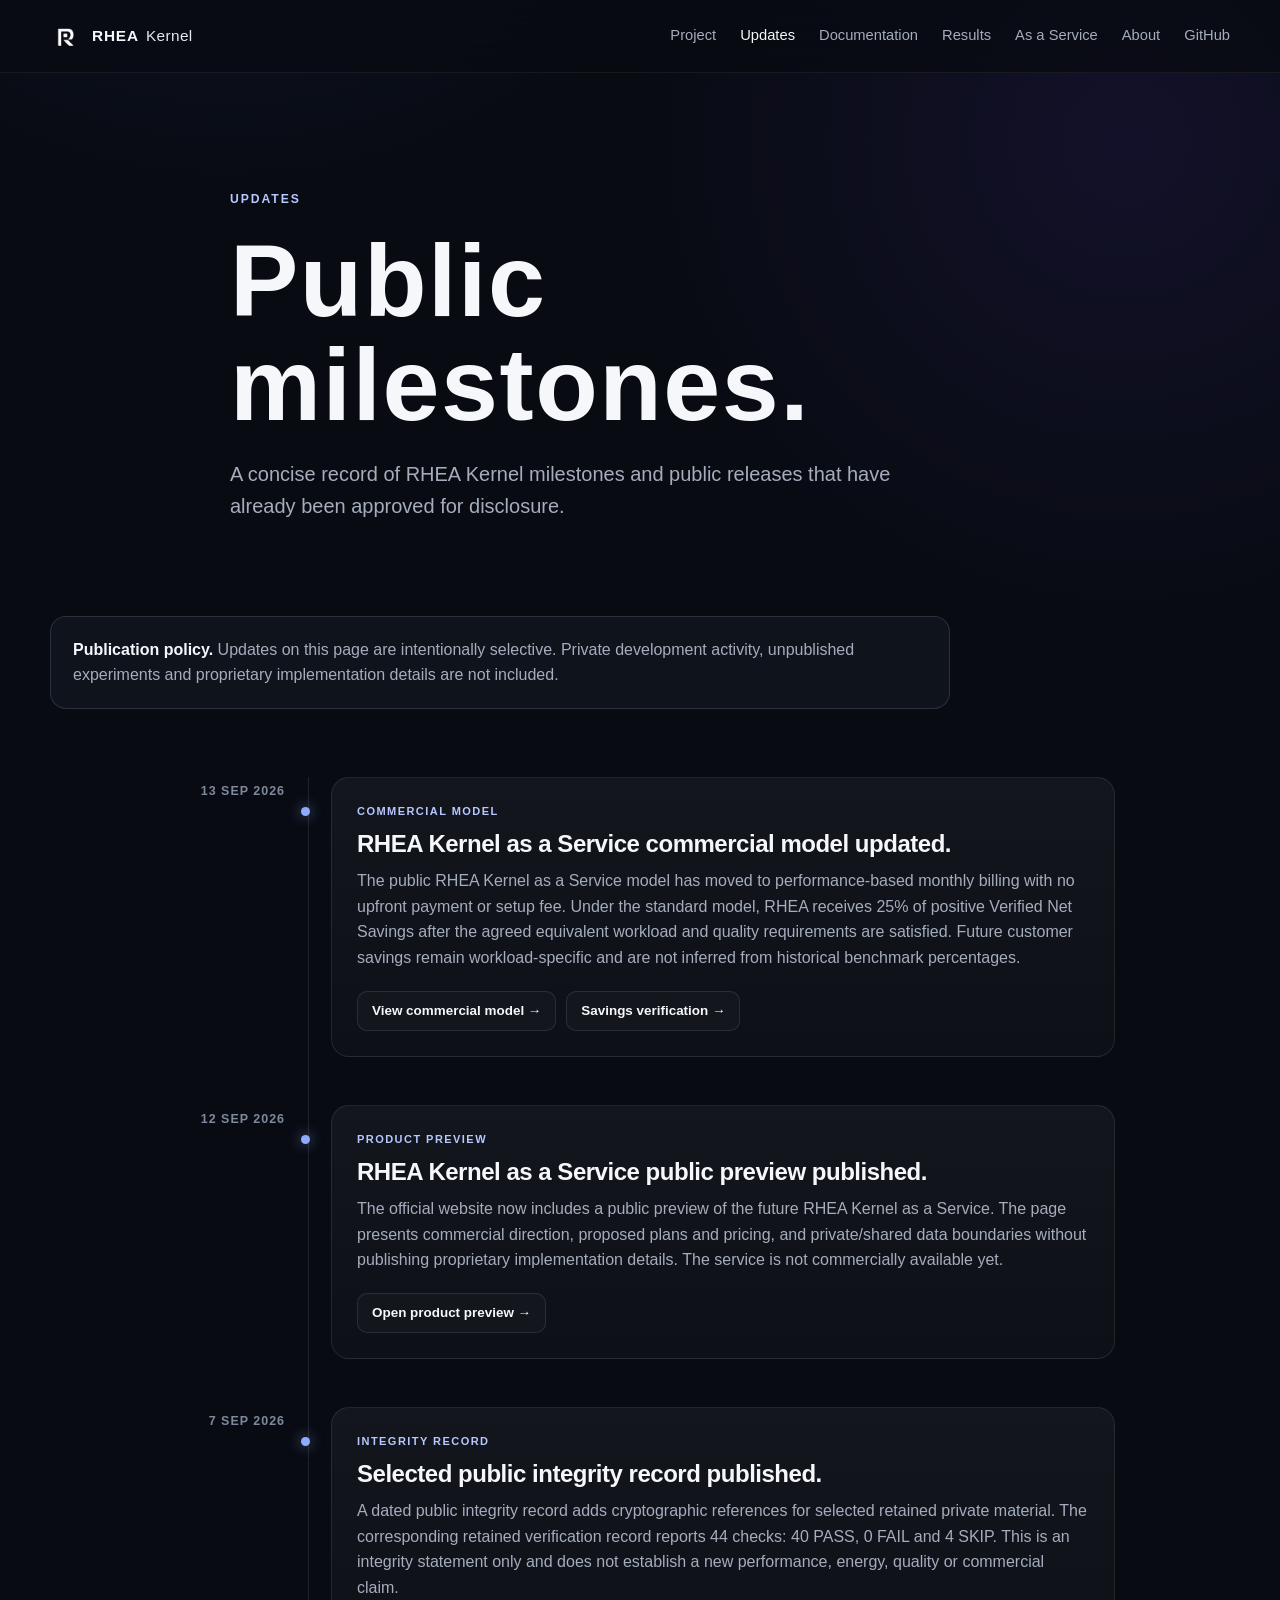
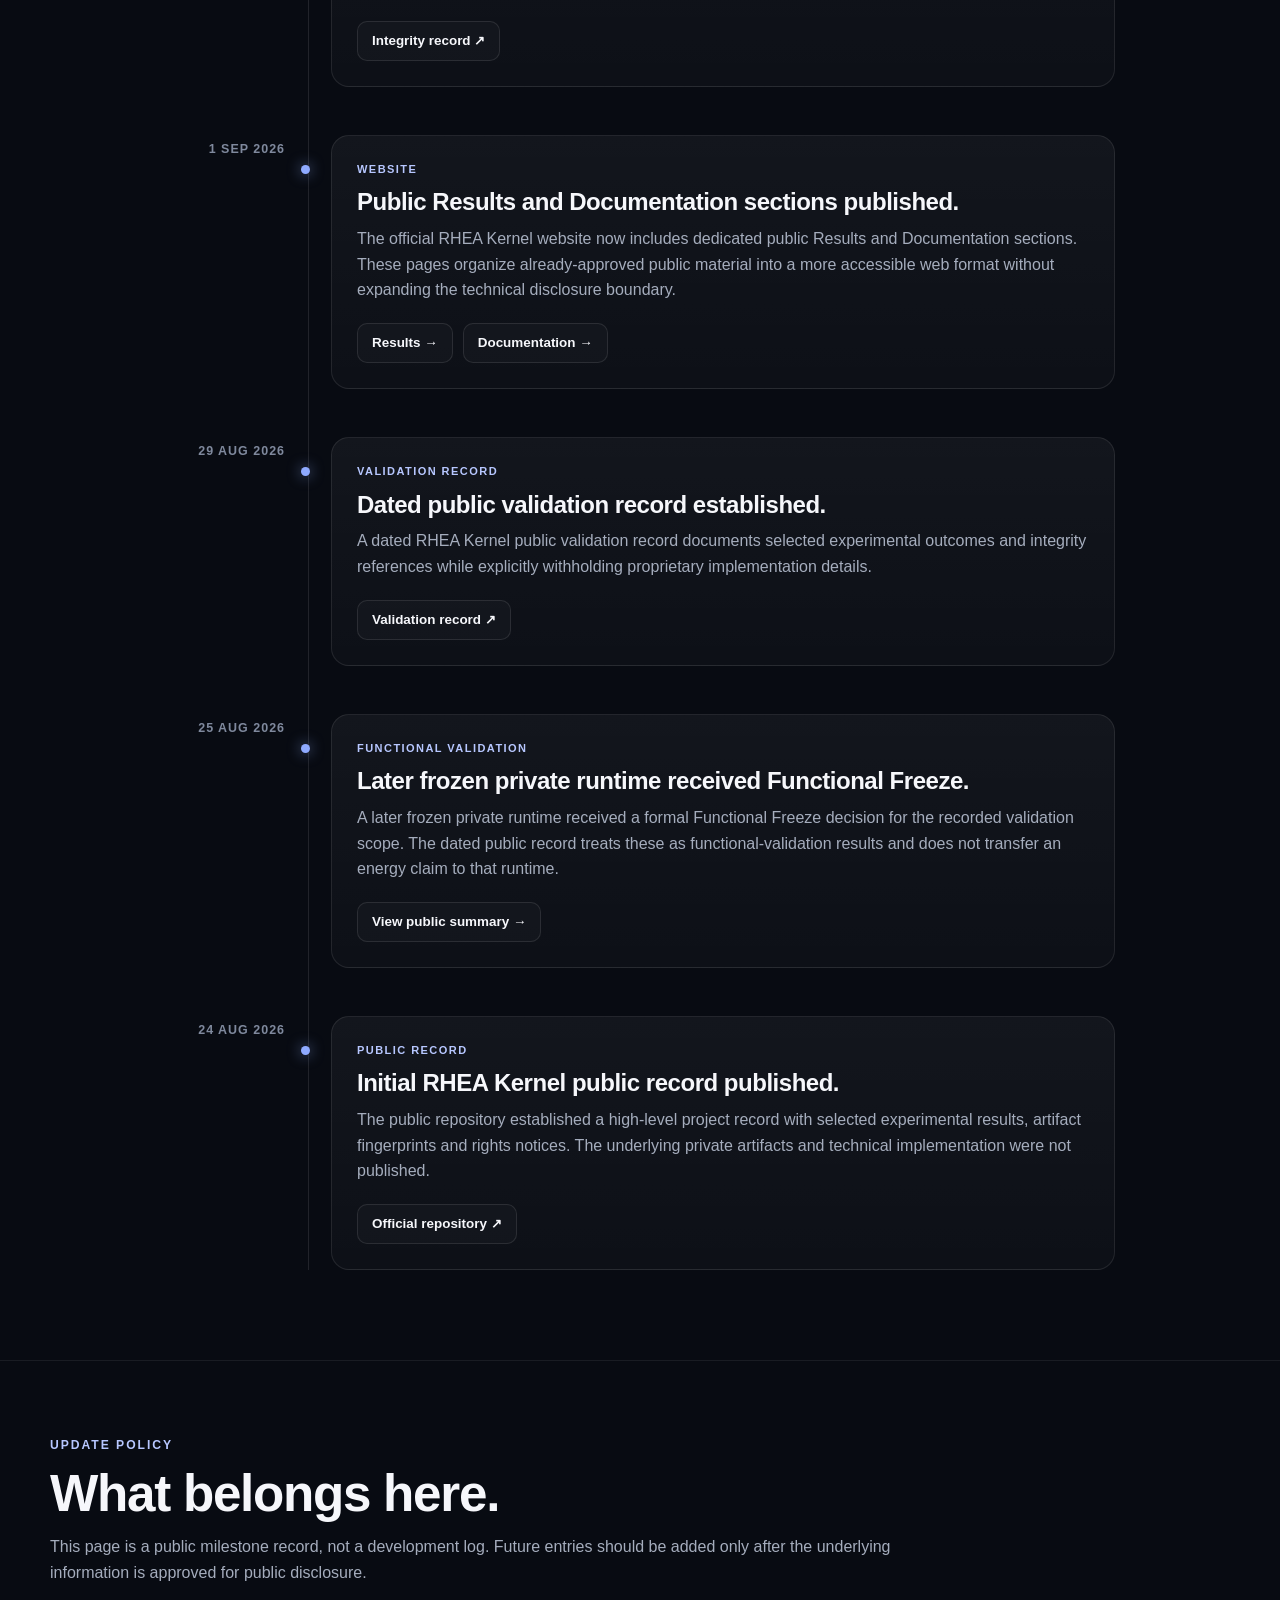
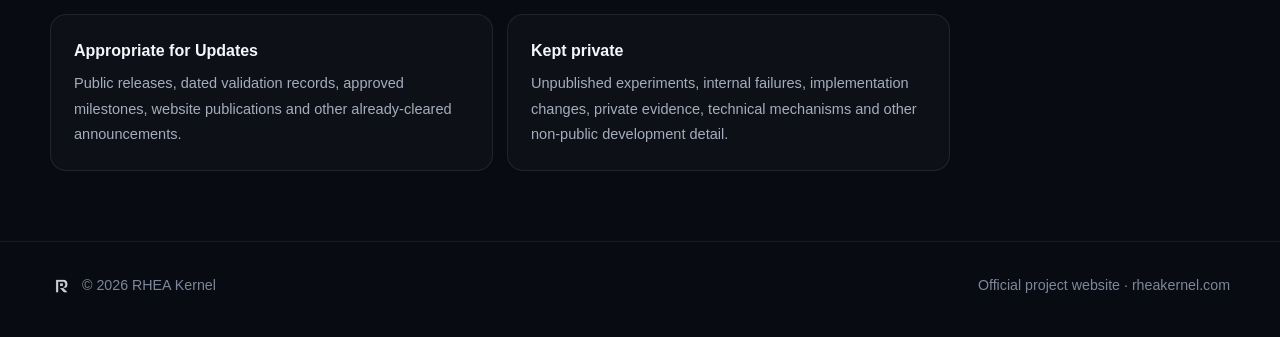
<file: updates/index.html>
<!doctype html><html lang="en"><head><meta charset="utf-8">
<meta name="viewport" content="width=device-width, initial-scale=1">
<meta name="theme-color" content="#080b12">
<meta name="robots" content="index,follow,max-image-preview:large">
<link rel="icon" href="/favicon.ico" sizes="any">
<link rel="icon" type="image/png" sizes="32x32" href="/assets/icons/favicon-32x32.png">
<link rel="icon" type="image/png" sizes="16x16" href="/assets/icons/favicon-16x16.png">
<link rel="apple-touch-icon" sizes="180x180" href="/assets/icons/apple-touch-icon.png">
<link rel="manifest" href="/site.webmanifest">
<link rel="stylesheet" href="/assets/css/site.css">
<title>Updates — RHEA Kernel</title>
<meta name="description" content="Official public RHEA Kernel milestones, validation records and website publication updates.">
<link rel="canonical" href="https://rheakernel.com/updates/">
<meta property="og:title" content="Updates — RHEA Kernel">
<meta property="og:description" content="Official public RHEA Kernel milestones, validation records and website publication updates.">
<meta property="og:type" content="website">
<meta property="og:url" content="https://rheakernel.com/updates/">
<meta property="og:site_name" content="RHEA Kernel">
<meta property="og:image" content="https://rheakernel.com/assets/brand/rhea-search-banner.png">
<meta property="og:image:alt" content="RHEA Kernel">
<meta property="og:image:width" content="1731">
<meta property="og:image:height" content="909">
<meta name="twitter:card" content="summary_large_image">
<meta name="twitter:image" content="https://rheakernel.com/assets/brand/rhea-search-banner.png">
<script type="application/ld+json">
{
  "@context":"https://schema.org",
  "@graph":[
    {
      "@type":"CollectionPage",
      "@id":"https://rheakernel.com/updates/#webpage",
      "url":"https://rheakernel.com/updates/",
      "name":"Updates — RHEA Kernel",
      "description":"Official public RHEA Kernel milestones, validation records and website publication updates.",
      "isPartOf":{"@id":"https://rheakernel.com/#website"},
      "about":{"@id":"https://rheakernel.com/#project"},
      "inLanguage":"en",
      "breadcrumb":{"@id":"https://rheakernel.com/updates/#breadcrumb"}
    },
    {
      "@type":"BreadcrumbList",
      "@id":"https://rheakernel.com/updates/#breadcrumb",
      "itemListElement":[
        {"@type":"ListItem","position":1,"name":"RHEA Kernel","item":"https://rheakernel.com/"},
        {"@type":"ListItem","position":2,"name":"Updates","item":"https://rheakernel.com/updates/"}
      ]
    }
  ]
}
</script>
<style>
.updates-lead{padding:8px 0 58px}
.updates-note{max-width:900px;border:1px solid rgba(183,199,255,.16);background:rgba(183,199,255,.045);border-radius:16px;padding:20px 22px;color:#a5adbd}
.updates-note strong{color:#f6f7fb}
.timeline{position:relative;max-width:950px;padding:10px 0 90px;margin:0 auto}
.timeline::before{content:"";position:absolute;left:143px;top:10px;bottom:90px;width:1px;background:rgba(255,255,255,.10)}
.update{display:grid;grid-template-columns:120px 1fr;gap:46px;position:relative;padding:0 0 48px}
.update:last-child{padding-bottom:0}
.update-date{color:#7f899d;font-size:.78rem;font-weight:800;letter-spacing:.08em;text-transform:uppercase;padding-top:5px;text-align:right}
.update-body{position:relative;border:1px solid rgba(255,255,255,.09);border-radius:18px;background:linear-gradient(180deg,rgba(255,255,255,.047),rgba(255,255,255,.022));padding:25px}
.update-body::before{content:"";position:absolute;left:-31px;top:29px;width:9px;height:9px;border-radius:50%;background:#8faaff;box-shadow:0 0 14px rgba(145,174,255,.65)}
.update-type{color:#b7c7ff;text-transform:uppercase;font-size:.69rem;font-weight:800;letter-spacing:.13em}
.update-body h2{font-size:1.5rem;line-height:1.2;letter-spacing:-.02em;margin:10px 0 9px}
.update-body p{color:#a5adbd;margin:0 0 12px}
.update-body p:last-child{margin-bottom:0}
.update-links{display:flex;gap:10px;flex-wrap:wrap;margin-top:20px}
.update-link{display:inline-flex;align-items:center;min-height:40px;padding:0 14px;border:1px solid rgba(255,255,255,.10);border-radius:10px;background:rgba(255,255,255,.025);font-weight:700;font-size:.84rem}
.update-link:hover{border-color:rgba(255,255,255,.20)}
.update-policy{padding:70px 0;border-top:1px solid rgba(255,255,255,.07)}
.update-policy-inner{max-width:900px}
.update-policy-inner h2{font-size:clamp(2rem,4vw,3.2rem)}
.update-policy-inner p{color:#a5adbd;margin:0 0 18px}
.update-policy-grid{display:grid;grid-template-columns:1fr 1fr;gap:14px;margin-top:28px}
.policy-card{border:1px solid rgba(255,255,255,.085);border-radius:16px;padding:23px;background:rgba(255,255,255,.025)}
.policy-card strong{display:block;margin-bottom:7px}
.policy-card span{color:#a5adbd;font-size:.91rem}
@media(max-width:720px){.timeline{margin:0}.timeline::before{left:6px}.update{grid-template-columns:1fr;gap:10px;padding-left:30px}.update-date{text-align:left;padding-top:0}.update-body::before{left:-29px;top:27px}.update-policy-grid{grid-template-columns:1fr}}
</style>
</head><body><header><div class="container nav">
<a class="brand" href="/" aria-label="RHEA Kernel home">
<img class="brand-mark" src="/assets/brand/rhea-mark-light.png" alt="" width="31" height="31">
<span class="brand-name"><span class="brand-rhea">RHEA</span><span class="brand-kernel">Kernel</span></span></a>
<nav aria-label="Primary navigation"><ul>
<li><a href="/#project">Project</a></li>
<li><a href="/updates/" aria-current="page">Updates</a></li>
<li><a href="/documentation/">Documentation</a></li>
<li><a href="/results/">Results</a></li>
<li><a href="/saas/">As a Service</a></li>
<li><a href="/about/">About</a></li>
<li><a href="https://github.com/YJNWI/RHEA-Kernel" target="_blank" rel="noopener noreferrer">GitHub</a></li>
</ul></nav></div></header>

<main>
<section class="page-hero"><div class="container page-hero-inner">
<span class="section-kicker">Updates</span>
<h1 class="page-title">Public milestones.</h1>
<p class="page-intro">A concise record of RHEA Kernel milestones and public releases that have already been approved for disclosure.</p>
</div></section>

<section class="updates-lead"><div class="container">
<div class="updates-note"><strong>Publication policy.</strong> Updates on this page are intentionally selective. Private development activity, unpublished experiments and proprietary implementation details are not included.</div>
</div></section>

<section><div class="container">
<div class="timeline">

<article class="update">
<time class="update-date" datetime="2026-09-13">13 Sep 2026</time>
<div class="update-body">
<div class="update-type">Commercial model</div>
<h2>RHEA Kernel as a Service commercial model updated.</h2>
<p>The public RHEA Kernel as a Service model has moved to performance-based monthly billing with no upfront payment or setup fee. Under the standard model, RHEA receives 25% of positive Verified Net Savings after the agreed equivalent workload and quality requirements are satisfied. Future customer savings remain workload-specific and are not inferred from historical benchmark percentages.</p>
<div class="update-links"><a class="update-link" href="/saas/">View commercial model →</a><a class="update-link" href="/saas/#verification">Savings verification →</a></div>
</div>
</article>


<article class="update">
<time class="update-date" datetime="2026-09-12">12 Sep 2026</time>
<div class="update-body">
<div class="update-type">Product preview</div>
<h2>RHEA Kernel as a Service public preview published.</h2>
<p>The official website now includes a public preview of the future RHEA Kernel as a Service. The page presents commercial direction, proposed plans and pricing, and private/shared data boundaries without publishing proprietary implementation details. The service is not commercially available yet.</p>
<div class="update-links"><a class="update-link" href="/saas/">Open product preview →</a></div>
</div>
</article>

<article class="update">
<time class="update-date" datetime="2026-09-07">7 Sep 2026</time>
<div class="update-body">
<div class="update-type">Integrity record</div>
<h2>Selected public integrity record published.</h2>
<p>A dated public integrity record adds cryptographic references for selected retained private material. The corresponding retained verification record reports 44 checks: 40 PASS, 0 FAIL and 4 SKIP. This is an integrity statement only and does not establish a new performance, energy, quality or commercial claim.</p>
<div class="update-links"><a class="update-link" href="https://github.com/YJNWI/RHEA-Kernel/blob/main/INTEGRITY_RECORD_2026-09-07.md" target="_blank" rel="noopener noreferrer">Integrity record ↗</a></div>
</div>
</article>

<article class="update">
<time class="update-date" datetime="2026-09-01">1 Sep 2026</time>
<div class="update-body">
<div class="update-type">Website</div>
<h2>Public Results and Documentation sections published.</h2>
<p>The official RHEA Kernel website now includes dedicated public Results and Documentation sections. These pages organize already-approved public material into a more accessible web format without expanding the technical disclosure boundary.</p>
<div class="update-links"><a class="update-link" href="/results/">Results →</a><a class="update-link" href="/documentation/">Documentation →</a></div>
</div>
</article>

<article class="update">
<time class="update-date" datetime="2026-08-29">29 Aug 2026</time>
<div class="update-body">
<div class="update-type">Validation record</div>
<h2>Dated public validation record established.</h2>
<p>A dated RHEA Kernel public validation record documents selected experimental outcomes and integrity references while explicitly withholding proprietary implementation details.</p>
<div class="update-links"><a class="update-link" href="https://github.com/YJNWI/RHEA-Kernel/blob/main/VALIDATION_RECORD_2026-08-29.md" target="_blank" rel="noopener noreferrer">Validation record ↗</a></div>
</div>
</article>

<article class="update">
<time class="update-date" datetime="2026-08-25">25 Aug 2026</time>
<div class="update-body">
<div class="update-type">Functional validation</div>
<h2>Later frozen private runtime received Functional Freeze.</h2>
<p>A later frozen private runtime received a formal Functional Freeze decision for the recorded validation scope. The dated public record treats these as functional-validation results and does not transfer an energy claim to that runtime.</p>
<div class="update-links"><a class="update-link" href="/results/">View public summary →</a></div>
</div>
</article>

<article class="update">
<time class="update-date" datetime="2026-08-24">24 Aug 2026</time>
<div class="update-body">
<div class="update-type">Public record</div>
<h2>Initial RHEA Kernel public record published.</h2>
<p>The public repository established a high-level project record with selected experimental results, artifact fingerprints and rights notices. The underlying private artifacts and technical implementation were not published.</p>
<div class="update-links"><a class="update-link" href="https://github.com/YJNWI/RHEA-Kernel" target="_blank" rel="noopener noreferrer">Official repository ↗</a></div>
</div>
</article>

</div>
</div></section>

<section class="update-policy"><div class="container">
<div class="update-policy-inner">
<span class="section-kicker">Update policy</span>
<h2>What belongs here.</h2>
<p>This page is a public milestone record, not a development log. Future entries should be added only after the underlying information is approved for public disclosure.</p>
<div class="update-policy-grid">
<div class="policy-card"><strong>Appropriate for Updates</strong><span>Public releases, dated validation records, approved milestones, website publications and other already-cleared announcements.</span></div>
<div class="policy-card"><strong>Kept private</strong><span>Unpublished experiments, internal failures, implementation changes, private evidence, technical mechanisms and other non-public development detail.</span></div>
</div>
</div>
</div></section>
</main>

<footer><div class="container footer-inner">
<span class="footer-brand"><img src="/assets/brand/rhea-mark-light.png" alt=""><span>© 2026 RHEA Kernel</span></span>
<span>Official project website · rheakernel.com</span></div></footer></body></html>
</file>
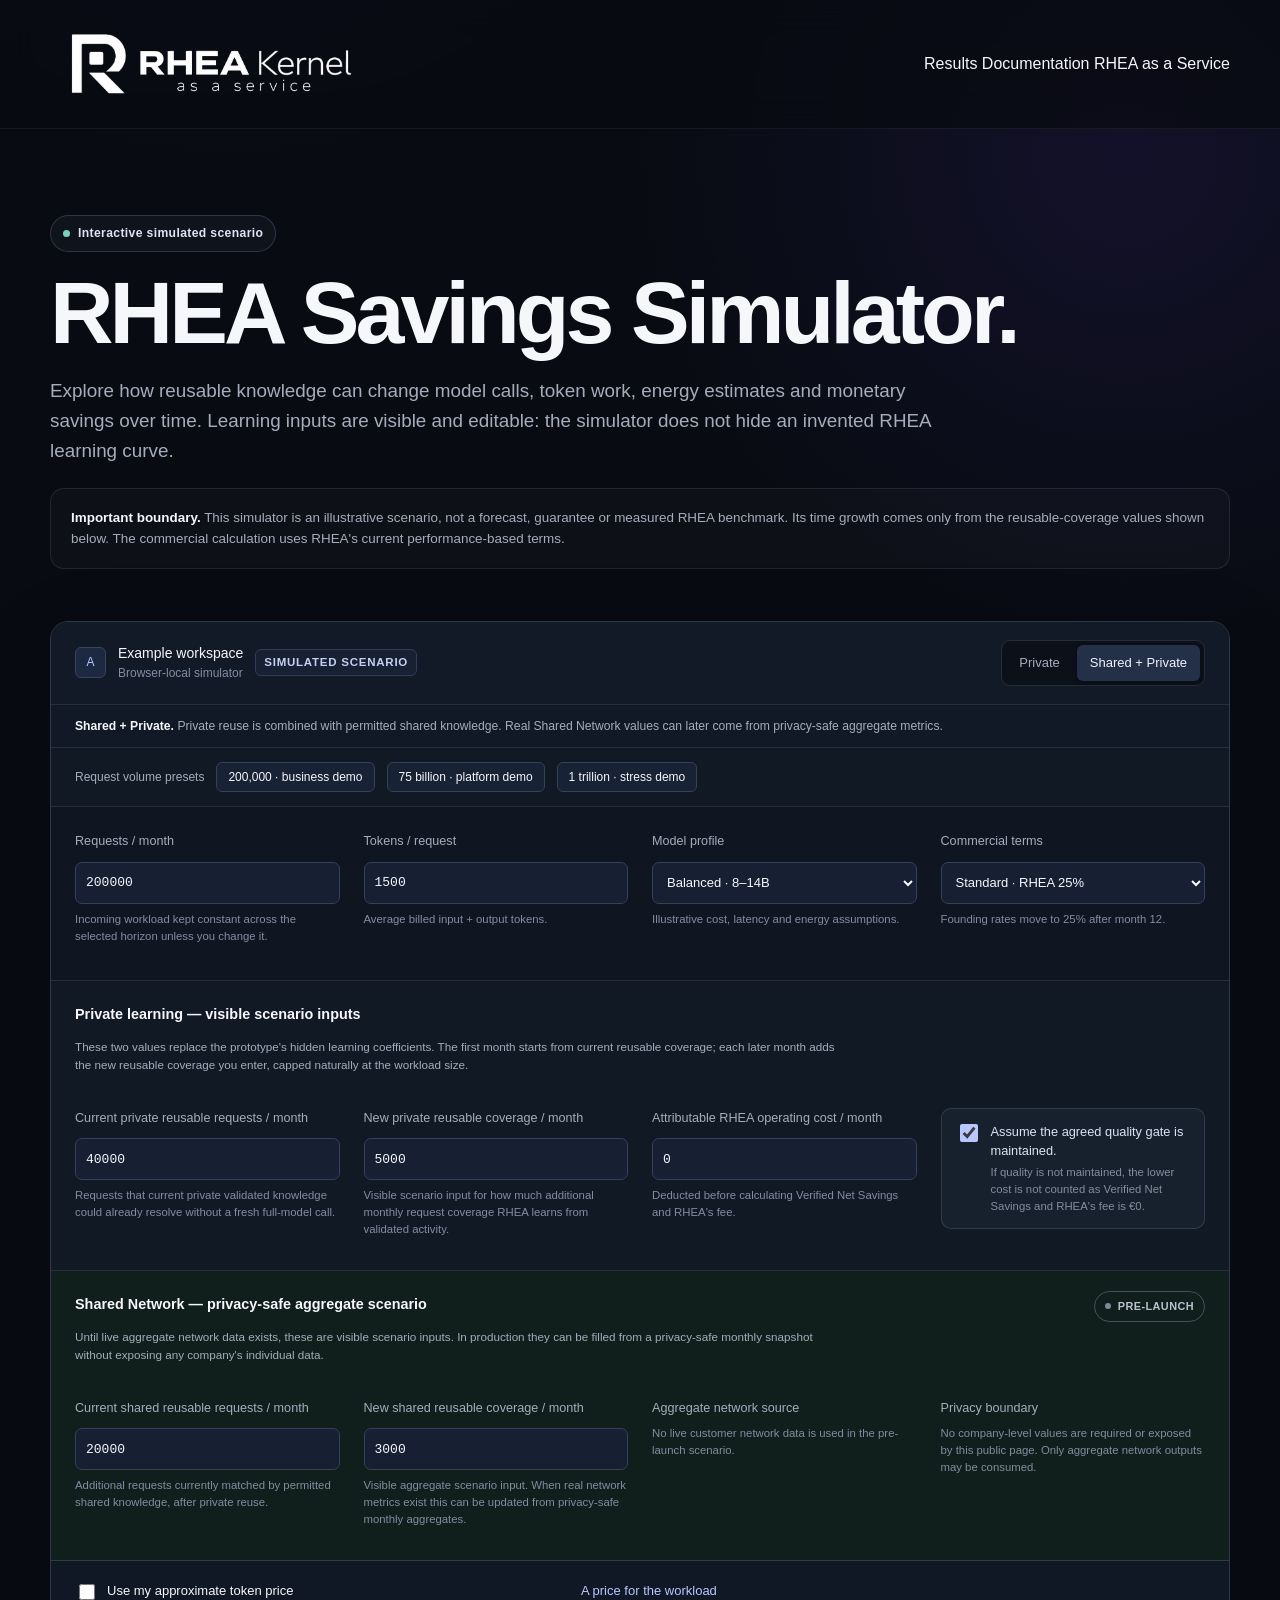
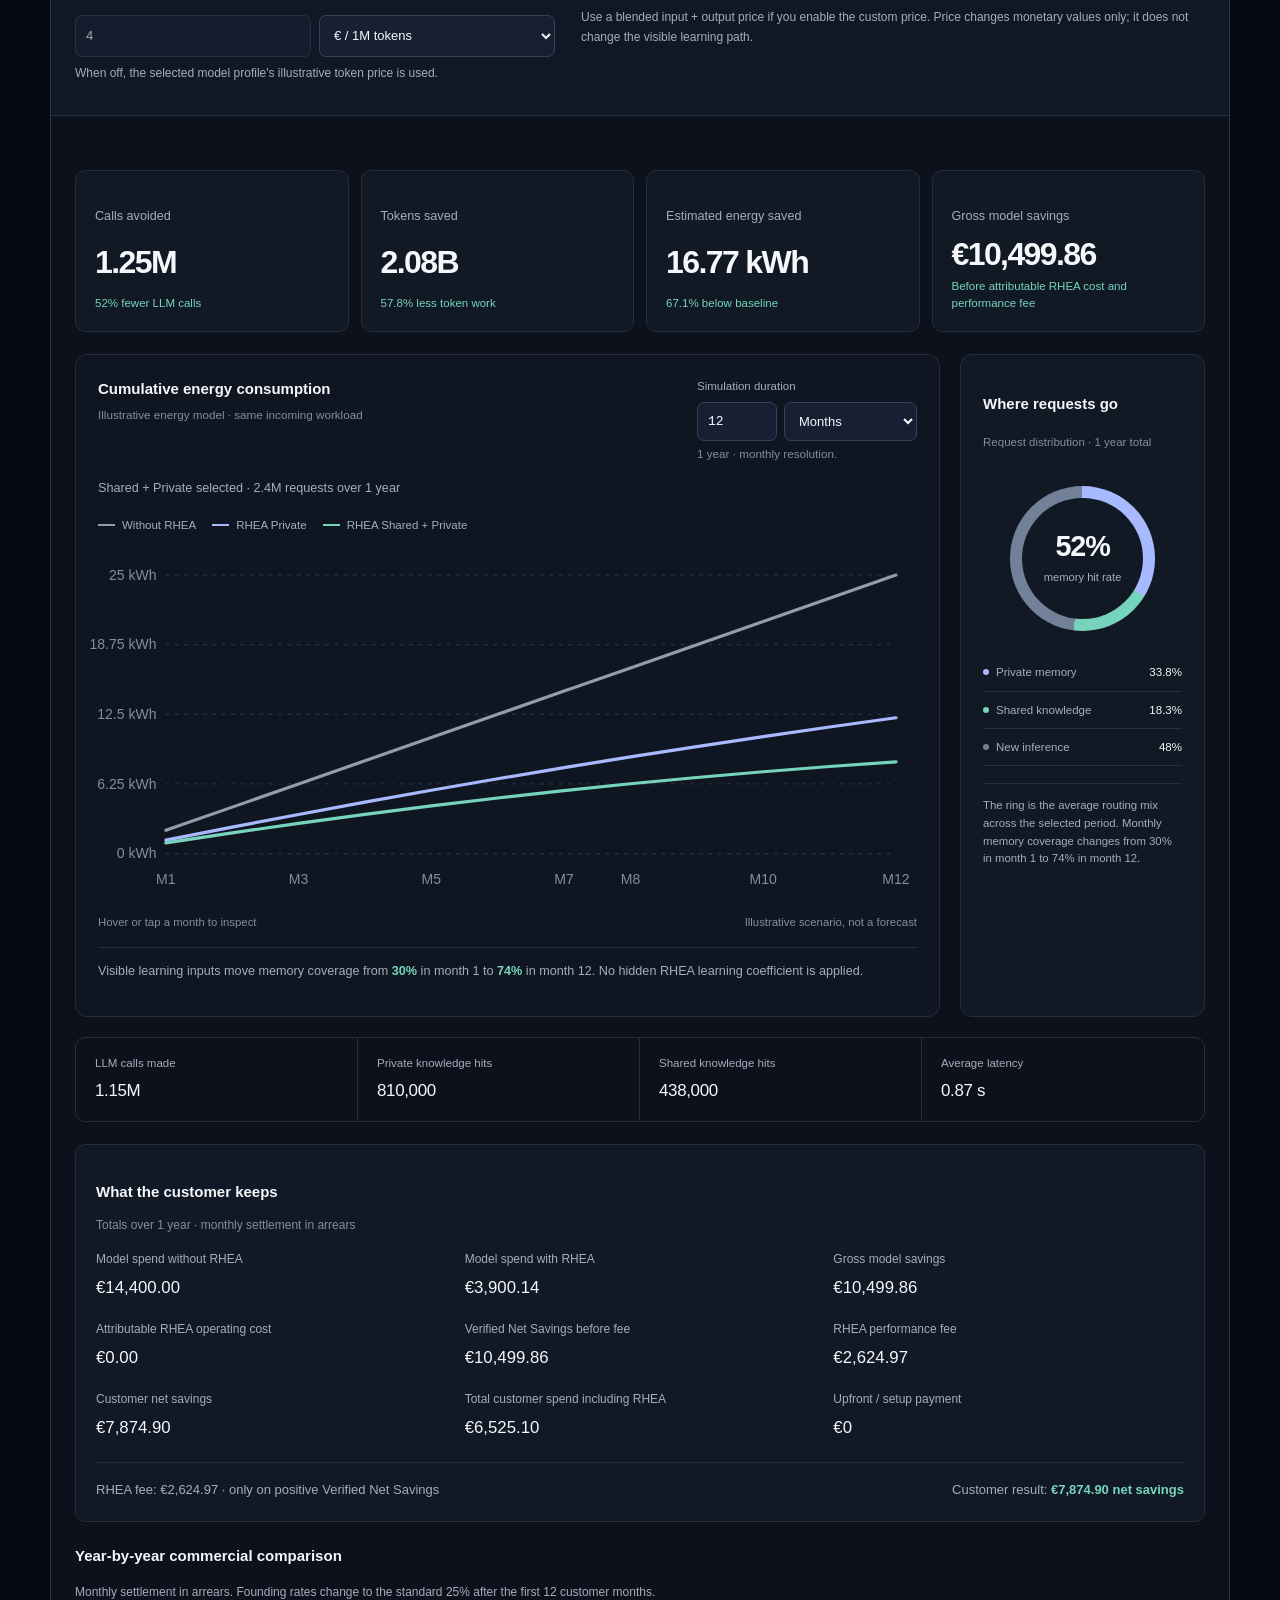
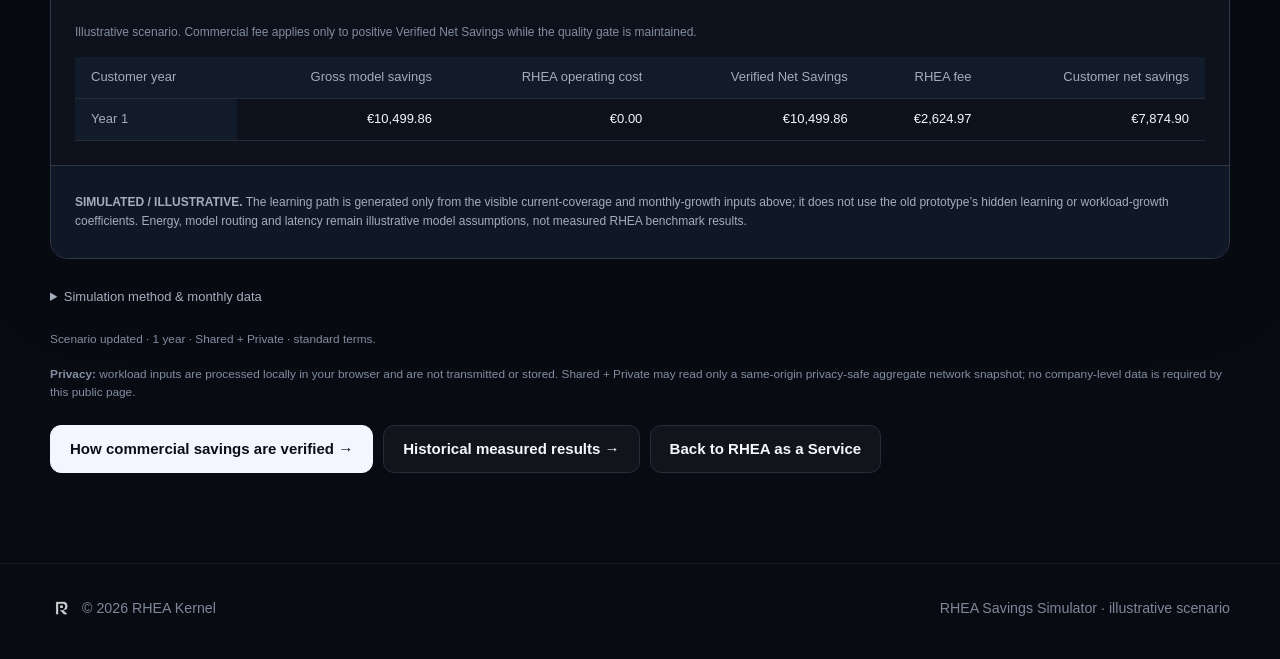
<file: saas/simulator/index.html>
<!doctype html>
<html lang="en">
<head>
<meta charset="utf-8">
<meta name="viewport" content="width=device-width, initial-scale=1">
<meta name="theme-color" content="#080b12">
<meta name="robots" content="index,follow,max-image-preview:large">
<link rel="icon" href="/favicon.ico" sizes="any">
<link rel="icon" type="image/png" sizes="32x32" href="/assets/icons/favicon-32x32.png">
<link rel="icon" type="image/png" sizes="16x16" href="/assets/icons/favicon-16x16.png">
<link rel="apple-touch-icon" sizes="180x180" href="/assets/icons/apple-touch-icon.png">
<link rel="manifest" href="/site.webmanifest">
<link rel="stylesheet" href="/assets/css/site.css">
<title>RHEA Savings Simulator — RHEA Kernel as a Service</title>
<meta name="description" content="Interactive RHEA Kernel savings simulator with Private and Shared + Private scenarios, visible learning inputs and current performance-based commercial terms.">
<link rel="canonical" href="https://rheakernel.com/saas/simulator/">
<meta property="og:title" content="RHEA Savings Simulator — RHEA Kernel">
<meta property="og:description" content="Explore an illustrative RHEA workload scenario over time using visible learning inputs and current performance-based commercial terms.">
<meta property="og:type" content="website">
<meta property="og:url" content="https://rheakernel.com/saas/simulator/">
<meta property="og:site_name" content="RHEA Kernel">
<meta property="og:image" content="https://rheakernel.com/assets/brand/rhea-search-banner.png">
<meta name="twitter:card" content="summary_large_image">
<meta name="twitter:image" content="https://rheakernel.com/assets/brand/rhea-search-banner.png">
<script type="application/ld+json">
{"@context":"https://schema.org","@type":"WebApplication","name":"RHEA Savings Simulator","url":"https://rheakernel.com/saas/simulator/","applicationCategory":"BusinessApplication","operatingSystem":"Any","description":"Browser-based interactive simulator for RHEA Kernel Private and Shared + Private scenarios."}
</script>
<style>
:root{
  --sim-bg:#080b12;--panel:#10151f;--panel-2:#131a26;--border:#252d3b;
  --text:#f6f7fb;--muted:#a5adbd;--dim:#828da1;--accent:#b7c7ff;
  --private:#a7baff;--shared:#77d4bc;--baseline:#929cac;--warn:#efbd98;
  --mono:"SFMono-Regular",Consolas,"Liberation Mono",monospace
}
.sim-brand{display:inline-flex;align-items:center;line-height:1;text-decoration:none}
.sim-brand img{display:block;height:auto;width:min(100%,320px);max-width:320px;object-fit:contain}
.sim-hero{padding:86px 0 52px}
.sim-hero h1{font-size:clamp(3rem,7vw,5.5rem);line-height:.98;letter-spacing:-.045em;margin:18px 0}
.sim-hero p{max-width:900px;color:var(--muted);font-size:clamp(1.02rem,2vw,1.18rem)}
.data-badge{display:inline-flex;align-items:center;gap:8px;border:1px solid rgba(183,199,255,.19);background:rgba(183,199,255,.045);border-radius:999px;padding:8px 12px;color:#dce3f5;font-size:.76rem;font-weight:800;letter-spacing:.03em}
.data-badge:before{content:"";width:7px;height:7px;border-radius:50%;background:var(--shared)}
.sim-note{margin-top:22px;border:1px solid rgba(255,255,255,.09);border-radius:14px;background:rgba(255,255,255,.025);padding:18px 20px;color:var(--muted);font-size:.84rem;line-height:1.58}
.sim-note strong{color:var(--text)}
.sim-section{padding:0 0 90px}
.dashboard-frame{border:1px solid #2c384c;border-radius:18px;background:#0c111b;overflow:hidden;box-shadow:0 26px 90px #0002}
.dash-toolbar{display:flex;align-items:center;justify-content:space-between;gap:16px;padding:18px 24px;border-bottom:1px solid var(--border);background:#121a27;flex-wrap:wrap}
.workspace-label{display:flex;align-items:center;gap:12px;font-size:.875rem;min-width:0}
.workspace-avatar{width:31px;height:31px;display:grid;place-items:center;border:1px solid #38445c;border-radius:6px;background:#1d2940;color:var(--accent);font-size:.75rem;flex:0 0 auto}
.workspace-label small{display:block;color:var(--dim);font-size:.75rem}
.tag{display:inline-flex;align-items:center;gap:7px;border:1px solid var(--border);border-radius:6px;padding:4px 8px;color:var(--muted);font-size:.72rem;line-height:1.4;white-space:nowrap}
.tag.demo{background:#182033;color:#c3d0ef;border-color:#303d57;letter-spacing:.065em;font-weight:650}
.segmented{display:inline-flex;padding:4px;border-radius:9px;background:#0b1019;border:1px solid var(--border);gap:4px}
.segmented button{background:transparent;border:0;border-radius:6px;padding:8px 13px;font-size:.8125rem;color:var(--muted);min-height:36px;cursor:pointer}
.segmented button[aria-pressed="true"]{background:#243047;color:#f0f4ff;box-shadow:0 1px 5px #0003}
.plan-copy{padding:12px 24px;border-bottom:1px solid var(--border);background:#101925;color:var(--muted);font-size:.76rem;line-height:1.55}
.plan-copy strong{color:var(--text)}
.scale-presets{padding:14px 24px;border-bottom:1px solid var(--border);display:flex;align-items:center;gap:8px 12px;flex-wrap:wrap;font-size:.75rem;color:var(--muted);background:#111925}
.scale-presets button{padding:7px 11px;border:1px solid #344159;border-radius:6px;background:#182235;color:var(--text);font-size:.75rem}
.scale-presets button[aria-pressed="true"]{border-color:var(--accent);background:#263550}
.dash-controls{padding:24px;display:grid;grid-template-columns:repeat(4,minmax(0,1fr));gap:22px 24px;background:#0f1622;border-bottom:1px solid var(--border)}
.control{min-width:0}
.control.full{grid-column:1/-1}
.control label{font-size:.79rem;color:var(--muted);display:block}
.control .control-help{font-size:.71rem;color:var(--dim);margin-top:7px;line-height:1.5}
.control input[type="number"],.control select{
  width:100%;min-width:0;min-height:42px;margin-top:10px;padding:10px;border:1px solid #344159;
  border-radius:7px;background:#162032;color:var(--text);font-family:var(--mono);font-size:.8125rem
}
.control select{font-family:inherit}
.control input[aria-invalid="true"]{border-color:var(--warn)}
.input-feedback{font-size:.71rem;color:var(--warn);line-height:1.45;margin-top:6px;min-height:0}
.input-feedback:empty{display:none}
.price-controls{display:grid;grid-template-columns:minmax(0,1fr) minmax(0,1.3fr);gap:26px;padding:20px 24px;background:#101826;border-bottom:1px solid var(--border)}
.price-toggle{display:flex;gap:9px;align-items:center;font-size:.8125rem;color:var(--text)}
.price-toggle input{accent-color:var(--accent);width:16px;height:16px}
.token-price-fields{display:flex;gap:8px;margin-top:12px}
.token-price-fields input,.token-price-fields select{min-width:0;width:50%;min-height:42px;padding:9px 10px;margin:0;border:1px solid #344159;border-radius:7px;background:#162032;color:var(--text);font-size:.8125rem}
.token-price-fields input:disabled{opacity:.65}
.price-controls p{font-size:.75rem;color:var(--muted);line-height:1.6;margin-top:7px}
.price-description strong{display:block;font-size:.8125rem;font-weight:500;color:var(--accent);margin-bottom:6px}
.learning-controls{display:grid;grid-template-columns:repeat(4,minmax(0,1fr));gap:22px 24px;padding:20px 24px;background:#111925;border-bottom:1px solid var(--border)}
.learning-head{grid-column:1/-1;display:flex;justify-content:space-between;gap:16px;align-items:flex-start;flex-wrap:wrap}
.learning-head strong{font-size:.9rem}
.learning-head p{max-width:760px;color:var(--muted);font-size:.73rem;line-height:1.55}
.shared-controls{background:#101e1c;border-bottom-color:#2c413d}
.shared-controls[hidden]{display:none!important}
.network-state{display:inline-flex;align-items:center;gap:7px;border:1px solid #4a4f5a;border-radius:999px;padding:6px 10px;color:#b9c1cf;font-size:.68rem;font-weight:750;letter-spacing:.04em;text-transform:uppercase}
.network-state.live{border-color:#35594f;color:#bfe8dc}.network-state.live:before{background:var(--shared)}
.network-state:before{content:"";width:6px;height:6px;border-radius:50%;background:#7f899d}
.quality-row{display:flex;align-items:flex-start;gap:10px;border:1px solid rgba(183,199,255,.16);background:rgba(183,199,255,.04);border-radius:10px;padding:13px 14px}
.quality-row input{width:18px;height:18px;margin-top:2px;accent-color:var(--accent);flex:0 0 auto}
.quality-row label{font-size:.8rem;color:#dce3f5;line-height:1.5}
.quality-row span{display:block;color:var(--dim);font-size:.71rem;margin-top:3px}
.dash-main{padding:24px}
.metric-grid{display:grid;grid-template-columns:repeat(4,1fr);gap:12px}
.metric{padding:19px;border:1px solid var(--border);border-radius:10px;background:#111925;min-width:0}
.metric-label{font-size:.79rem;color:var(--muted)}
.metric strong{display:block;font-size:clamp(1.5rem,2.6vw,2rem);letter-spacing:-.05em;font-weight:550;margin:10px 0 5px;line-height:1.2;overflow-wrap:anywhere}
.metric small{font-size:.72rem;color:var(--shared);display:block;line-height:1.45}
.chart-layout{display:grid;grid-template-columns:minmax(0,1fr) 245px;gap:20px;margin-top:22px}
.chart-panel{border:1px solid var(--border);border-radius:12px;padding:22px;min-width:0;background:#0f1621}
.chart-heading{display:flex;justify-content:space-between;gap:16px;align-items:flex-start;flex-wrap:wrap}
.chart-heading h3{font-size:.9375rem;margin:0}.chart-heading p{font-size:.73rem;color:var(--dim);margin:5px 0 0}
.duration-control{flex:0 1 220px;min-width:190px}
.duration-control>label{display:block;color:var(--muted);font-size:.72rem;margin-bottom:7px}
.duration-fields{display:flex;gap:7px}
.duration-fields input,.duration-fields select{margin:0;min-height:39px;background:#162032;border:1px solid #344159;color:var(--text);padding:8px 10px;border-radius:7px;font-size:.8125rem;min-width:0}
.duration-fields input{width:80px;font-family:var(--mono)}.duration-fields select{flex:1}
.duration-help{color:var(--dim);font-size:.69rem;line-height:1.45;margin-top:6px}
.chart-subtitle{font-size:.79rem;color:var(--muted);margin-top:15px}
.legend{display:flex;gap:16px;flex-wrap:wrap;margin-top:18px;font-size:.72rem;color:var(--muted)}
.legend span{display:flex;gap:7px;align-items:center}.legend i{width:17px;height:2px;background:var(--baseline);display:inline-block}
.legend .private i{background:var(--private)}.legend .shared i{background:var(--shared)}
.chart-wrap{position:relative;margin-top:12px}
.chart{width:100%;height:auto;overflow:visible;touch-action:pan-y}
.chart text{font-family:inherit;font-size:12px;fill:var(--dim)}
.chart .grid-line{stroke:#263144;stroke-dasharray:3 5;stroke-width:1}
.chart .data-line{fill:none;stroke-width:2.7;stroke-linejoin:round;stroke-linecap:round}
.chart-tooltip{position:absolute;top:31px;left:65px;pointer-events:none;display:none;padding:11px 14px;border:1px solid #495876;background:#182232f5;box-shadow:0 8px 30px #0004;border-radius:8px;z-index:3;min-width:205px;font-size:.72rem}
.chart-tooltip.visible{display:block}
.tooltip-row{display:flex;justify-content:space-between;gap:24px;color:#c3ccdb;margin-top:5px}
.chart-bottom{display:flex;align-items:center;justify-content:space-between;gap:12px;font-size:.71rem;color:var(--dim);padding-top:8px;flex-wrap:wrap}
.chart-insight{margin-top:16px;border-top:1px solid var(--border);padding-top:14px;color:var(--muted);font-size:.79rem;line-height:1.5}
.chart-insight strong{color:var(--shared);font-weight:600}
.routing-panel{border:1px solid var(--border);border-radius:12px;padding:22px;background:#111925;display:flex;flex-direction:column}
.routing-panel h3{font-size:.9375rem;margin-bottom:6px}.routing-panel p{font-size:.72rem;color:var(--dim)}
.donut{width:145px;height:145px;border-radius:50%;position:relative;display:grid;place-items:center;margin:23px auto}
.donut:before{content:"";position:absolute;inset:12px;border-radius:50%;background:#111925}
.donut-center{position:relative;text-align:center}.donut-center strong{display:block;font-size:1.8rem;font-weight:550;letter-spacing:-.04em;line-height:1.2}.donut-center span{color:var(--muted);font-size:.7rem}
.routing-row{display:flex;justify-content:space-between;gap:8px;padding:9px 0;border-bottom:1px solid #263041;font-size:.72rem}
.routing-row:last-of-type{border-bottom:0}.routing-row>span{color:var(--muted);display:flex;align-items:center;gap:7px}.routing-row strong{font-weight:500}
.swatch{width:6px;height:6px;border-radius:50%;background:var(--private);flex-shrink:0}.swatch.shared{background:var(--shared)}.swatch.new{background:#738099}
.route-note{font-size:.71rem;line-height:1.55;color:var(--muted);border-top:1px solid var(--border);margin-top:17px;padding-top:13px}
.secondary-metrics{display:grid;grid-template-columns:repeat(4,1fr);border:1px solid var(--border);border-radius:10px;margin-top:20px}
.secondary-metrics>div{padding:16px 19px;border-right:1px solid var(--border)}.secondary-metrics>div:last-child{border:0}
.secondary-metrics span{display:block;font-size:.72rem;color:var(--muted)}.secondary-metrics strong{display:block;margin-top:5px;font-size:1.06rem;font-weight:500;letter-spacing:-.02em;overflow-wrap:anywhere}
.cost-breakdown{margin-top:22px;padding:20px;border:1px solid var(--border);border-radius:10px;background:#101925}
.cost-breakdown h3{font-size:.9375rem;margin-bottom:6px}.cost-breakdown>p{color:var(--dim);font-size:.75rem}
.cost-breakdown dl{margin:15px 0 0;display:grid;grid-template-columns:repeat(3,minmax(0,1fr));gap:18px}
.cost-breakdown dt{font-size:.75rem;color:var(--muted)}.cost-breakdown dd{margin:6px 0 0;color:var(--text);font-size:1.05rem;font-weight:500;overflow-wrap:anywhere}
.cost-summary{display:flex;align-items:center;justify-content:space-between;gap:18px;flex-wrap:wrap;border-top:1px solid var(--border);margin-top:20px;padding:17px 0 0;font-size:.8125rem;color:var(--muted)}
.cost-summary strong{font-weight:600;color:var(--text)}.cost-summary .net{color:var(--shared)}.cost-summary .negative{color:var(--warn)}
.yearly-comparison{margin-top:22px}.yearly-comparison h3{font-size:.9375rem}.yearly-comparison p{font-size:.75rem;color:var(--muted);margin:7px 0 12px}
.table-scroll{overflow-x:auto}.data-table{width:100%;border-collapse:collapse;text-align:right;min-width:650px;font-size:.8125rem}
.data-table th,.data-table td{padding:10px 16px;border-bottom:1px solid var(--border)}.data-table th{color:var(--muted);font-weight:500;background:#121b29}
.data-table td:first-child,.data-table th:first-child{text-align:left}.data-table caption{text-align:left;padding:9px 0 15px;color:var(--dim);font-size:.75rem}
.demo-explainer{background:#101826;padding:15px 24px;border-top:1px solid #2b374b;display:flex;gap:12px;align-items:flex-start}
.demo-explainer p{font-size:.75rem;color:var(--muted)}
.data-details{font-size:.8125rem;color:var(--muted);margin-top:18px}.data-details summary{cursor:pointer;padding:10px 0}.data-details p{margin:12px 0;max-width:940px}
.actions-row{display:flex;gap:10px;flex-wrap:wrap;margin-top:24px}
.privacy{margin-top:16px;color:var(--dim);font-size:.74rem;line-height:1.55}
.status-line{margin-top:12px;color:var(--dim);font-size:.74rem}
@media(max-width:1000px){.dash-controls,.learning-controls{grid-template-columns:repeat(2,minmax(0,1fr))}.chart-layout{grid-template-columns:1fr}.metric-grid{grid-template-columns:repeat(2,1fr)}}
@media(max-width:800px){.price-controls{grid-template-columns:1fr;gap:12px;padding:18px 16px}.secondary-metrics{grid-template-columns:repeat(2,1fr)}.secondary-metrics>div:nth-child(2){border-right:0}.secondary-metrics>div:nth-child(-n+2){border-bottom:1px solid var(--border)}}
@media(max-width:570px){.sim-hero{padding:58px 0 40px}.dash-toolbar{padding:16px}.dash-toolbar>.segmented{width:100%}.dash-toolbar>.segmented button{flex:1}.dash-controls,.learning-controls{grid-template-columns:1fr;padding:18px 16px}.dash-main{padding:14px}.metric-grid{gap:9px}.metric{padding:13px}.metric strong{font-size:1.65rem}.chart-panel{padding:15px 10px}.routing-panel{padding:18px}.cost-breakdown{padding:15px}.cost-breakdown dl{grid-template-columns:repeat(2,minmax(0,1fr));gap:16px}.secondary-metrics>div{padding:13px}}
</style>
</head>
<body>
<header class="site-header">
  <div class="container nav">
    <a class="sim-brand" href="/" aria-label="RHEA Kernel home">
      <img src="/assets/brand/rhea-saas-logo-transparent-v2.png" alt="RHEA Kernel as a Service" width="1983" height="793">
    </a>
    <nav aria-label="Primary">
      <a href="/results/">Results</a>
      <a href="/documentation/">Documentation</a>
      <a href="/saas/">RHEA as a Service</a>
    </nav>
  </div>
</header>

<main>
<section class="sim-hero"><div class="container">
  <span class="data-badge">Interactive simulated scenario</span>
  <h1>RHEA Savings Simulator.</h1>
  <p>Explore how reusable knowledge can change model calls, token work, energy estimates and monetary savings over time. Learning inputs are visible and editable: the simulator does not hide an invented RHEA learning curve.</p>
  <div class="sim-note">
    <strong>Important boundary.</strong> This simulator is an illustrative scenario, not a forecast, guarantee or measured RHEA benchmark. Its time growth comes only from the reusable-coverage values shown below. The commercial calculation uses RHEA's current performance-based terms.
  </div>
</div></section>

<section class="sim-section" id="simulator"><div class="container">
<div class="dashboard-frame">
  <div class="dash-toolbar">
    <div class="workspace-label"><span class="workspace-avatar">A</span><span>Example workspace <small>Browser-local simulator</small></span><span class="tag demo">SIMULATED SCENARIO</span></div>
    <div class="segmented" role="group" aria-label="Simulator plan">
      <button type="button" data-plan="private" aria-pressed="false">Private</button>
      <button type="button" data-plan="shared" aria-pressed="true">Shared + Private</button>
    </div>
  </div>

  <div class="plan-copy" id="plan-copy"><strong>Shared + Private.</strong> Private reusable coverage grows from the company's own validated activity. Shared coverage can additionally use privacy-safe aggregate network data when that becomes available.</div>

  <div class="scale-presets" id="scale-presets" role="group" aria-label="Request volume presets"><span>Request volume presets</span></div>

  <div class="dash-controls">
    <div class="control">
      <label for="requests">Requests / month</label>
      <input id="requests" type="number" min="1" step="1" value="200000" inputmode="numeric">
      <p class="control-help">Incoming workload kept constant across the selected horizon unless you change it.</p>
      <p class="input-feedback" id="requests-feedback"></p>
    </div>
    <div class="control">
      <label for="tokens">Tokens / request</label>
      <input id="tokens" type="number" min="1" step="1" value="1500" inputmode="numeric">
      <p class="control-help">Average billed input + output tokens.</p>
      <p class="input-feedback" id="tokens-feedback"></p>
    </div>
    <div class="control">
      <label for="model">Model profile</label>
      <select id="model">
        <option value="compact">Compact · 3–4B</option>
        <option value="balanced" selected>Balanced · 8–14B</option>
        <option value="large">Large · 70B+</option>
      </select>
      <p class="control-help">Illustrative cost, latency and energy assumptions.</p>
    </div>
    <div class="control">
      <label for="commercial-terms">Commercial terms</label>
      <select id="commercial-terms">
        <option value="standard">Standard · RHEA 25%</option>
        <option value="founder1">Founding customer #1 · 20% first 12 months</option>
        <option value="founder23">Founding customer #2/#3 · 22.5% first 12 months</option>
      </select>
      <p class="control-help">Founding rates move to 25% after month 12.</p>
    </div>
  </div>

  <div class="learning-controls">
    <div class="learning-head">
      <div><strong>Private learning — visible scenario inputs</strong><p>These two values replace the prototype's hidden learning coefficients. The first month starts from current reusable coverage; each later month adds the new reusable coverage you enter, capped naturally at the workload size.</p></div>
    </div>
    <div class="control">
      <label for="private-current">Current private reusable requests / month</label>
      <input id="private-current" type="number" min="0" step="1" value="40000" inputmode="numeric">
      <p class="control-help">Requests that current private validated knowledge could already resolve without a fresh full-model call.</p>
      <p class="input-feedback" id="private-current-feedback"></p>
    </div>
    <div class="control">
      <label for="private-growth">New private reusable coverage / month</label>
      <input id="private-growth" type="number" min="0" step="1" value="5000" inputmode="numeric">
      <p class="control-help">Visible scenario input for how much additional monthly request coverage RHEA learns from validated activity.</p>
      <p class="input-feedback" id="private-growth-feedback"></p>
    </div>
    <div class="control">
      <label for="rhea-cost">Attributable RHEA operating cost / month</label>
      <input id="rhea-cost" type="number" min="0" step="0.01" value="0" inputmode="decimal">
      <p class="control-help">Deducted before calculating Verified Net Savings and RHEA's fee.</p>
      <p class="input-feedback" id="rhea-cost-feedback"></p>
    </div>
    <div class="control">
      <div class="quality-row">
        <input id="quality" type="checkbox" checked>
        <label for="quality">Assume the agreed quality gate is maintained.<span>If quality is not maintained, the lower cost is not counted as Verified Net Savings and RHEA's fee is €0.</span></label>
      </div>
    </div>
  </div>

  <div class="learning-controls shared-controls" id="shared-controls">
    <div class="learning-head">
      <div><strong>Shared Network — privacy-safe aggregate scenario</strong><p id="network-explanation">Until live aggregate network data exists, these are visible scenario inputs. In production they can be filled from a privacy-safe monthly snapshot without exposing any company's individual data.</p></div>
      <span class="network-state" id="network-state">Pre-launch</span>
    </div>
    <div class="control">
      <label for="shared-current">Current shared reusable requests / month</label>
      <input id="shared-current" type="number" min="0" step="1" value="20000" inputmode="numeric">
      <p class="control-help">Additional requests currently matched by permitted shared knowledge, after private reuse.</p>
      <p class="input-feedback" id="shared-current-feedback"></p>
    </div>
    <div class="control">
      <label for="shared-growth">New shared reusable coverage / month</label>
      <input id="shared-growth" type="number" min="0" step="1" value="3000" inputmode="numeric">
      <p class="control-help">Visible aggregate scenario input. When real network metrics exist this can be updated from privacy-safe monthly aggregates.</p>
      <p class="input-feedback" id="shared-growth-feedback"></p>
    </div>
    <div class="control">
      <label>Aggregate network source</label>
      <div class="control-help" id="network-source">No live customer network data is used in the pre-launch scenario.</div>
    </div>
    <div class="control">
      <label>Privacy boundary</label>
      <div class="control-help">No company-level values are required or exposed by this public page. Only aggregate network outputs may be consumed.</div>
    </div>
  </div>

  <div class="price-controls">
    <div>
      <label class="price-toggle"><input id="custom-token-price" type="checkbox">Use my approximate token price</label>
      <div class="token-price-fields">
        <input id="token-price" type="number" inputmode="decimal" min="0" step="0.0001" value="4" disabled aria-label="Approximate token cost">
        <select id="token-price-unit" aria-label="Token price unit">
          <option value="million">€ / 1M tokens</option>
          <option value="single">€ / token</option>
        </select>
      </div>
      <p id="token-price-help">When off, the selected model profile's illustrative token price is used.</p>
    </div>
    <div class="price-description"><strong>A price for the workload</strong><p>Use a blended input + output price if you enable the custom price. Price changes monetary values only; it does not change the visible learning path.</p></div>
  </div>

  <div class="dash-main">
    <div class="metric-grid" aria-label="Simulated totals for selected period">
      <div class="metric"><div class="metric-label">Calls avoided</div><strong id="metric-calls">—</strong><small id="metric-calls-note"></small></div>
      <div class="metric"><div class="metric-label">Tokens saved</div><strong id="metric-tokens">—</strong><small id="metric-tokens-note"></small></div>
      <div class="metric"><div class="metric-label">Estimated energy saved</div><strong id="metric-energy">—</strong><small id="metric-energy-note"></small></div>
      <div class="metric"><div class="metric-label">Gross model savings</div><strong id="metric-cost">—</strong><small>Before attributable RHEA cost and performance fee</small></div>
    </div>

    <div class="chart-layout">
      <div class="chart-panel">
        <div class="chart-heading">
          <div><h3>Cumulative energy consumption</h3><p>Illustrative energy model · same incoming workload</p></div>
          <div class="duration-control">
            <label for="duration">Simulation duration</label>
            <div class="duration-fields"><input id="duration" type="number" min="1" max="600" step="1" value="12" inputmode="numeric"><select id="duration-unit"><option value="months">Months</option><option value="years">Years</option></select></div>
            <p id="duration-help" class="duration-help">Monthly resolution.</p>
          </div>
        </div>
        <p class="chart-subtitle" id="chart-subtitle"></p>
        <div class="legend"><span><i></i>Without RHEA</span><span class="private"><i></i>RHEA Private</span><span class="shared"><i></i>RHEA Shared + Private</span></div>
        <div class="chart-wrap"><svg class="chart" id="energy-chart" viewBox="0 0 700 300" role="img" aria-labelledby="chart-title chart-desc"><title id="chart-title">Simulated cumulative energy consumption</title><desc id="chart-desc">Cumulative comparison between the same workload without RHEA, with Private, and with Shared + Private.</desc></svg><div class="chart-tooltip" id="chart-tooltip" aria-hidden="true"></div></div>
        <div class="chart-bottom"><span>Hover or tap a month to inspect</span><span>Illustrative scenario, not a forecast</span></div>
        <p class="chart-insight" id="chart-insight"></p>
      </div>

      <aside class="routing-panel">
        <h3>Where requests go</h3><p id="route-period"></p>
        <div class="donut" id="routing-donut" role="img"><div class="donut-center"><strong id="hit-rate">—</strong><span>memory hit rate</span></div></div>
        <div class="routing-row"><span><i class="swatch"></i>Private memory</span><strong id="private-hits">—</strong></div>
        <div class="routing-row"><span><i class="swatch shared"></i>Shared knowledge</span><strong id="shared-hits">—</strong></div>
        <div class="routing-row"><span><i class="swatch new"></i>New inference</span><strong id="inference-hits">—</strong></div>
        <div class="route-note" id="route-note"></div>
      </aside>
    </div>

    <div class="secondary-metrics">
      <div><span>LLM calls made</span><strong id="llm-calls">—</strong></div>
      <div><span>Private knowledge hits</span><strong id="private-hits-count">—</strong></div>
      <div><span>Shared knowledge hits</span><strong id="shared-hits-count">—</strong></div>
      <div><span>Average latency</span><strong id="avg-latency">—</strong></div>
    </div>

    <div class="cost-breakdown">
      <h3>What the customer keeps</h3><p id="charges-period"></p>
      <dl>
        <div><dt>Model spend without RHEA</dt><dd id="baseline-model-cost">—</dd></div>
        <div><dt>Model spend with RHEA</dt><dd id="rhea-model-cost">—</dd></div>
        <div><dt>Gross model savings</dt><dd id="gross-savings">—</dd></div>
        <div><dt>Attributable RHEA operating cost</dt><dd id="rhea-operating-cost">—</dd></div>
        <div><dt>Verified Net Savings before fee</dt><dd id="verified-net-savings">—</dd></div>
        <div><dt>RHEA performance fee</dt><dd id="performance-fee">—</dd></div>
        <div><dt>Customer net savings</dt><dd id="company-net-savings">—</dd></div>
        <div><dt>Total customer spend including RHEA</dt><dd id="company-total-spend">—</dd></div>
        <div><dt>Upfront / setup payment</dt><dd>€0</dd></div>
      </dl>
      <div class="cost-summary"><span id="fee-label"></span><span id="net-label"></span></div>
    </div>

    <div class="yearly-comparison">
      <h3>Year-by-year commercial comparison</h3>
      <p>Monthly settlement in arrears. Founding rates change to the standard 25% after the first 12 customer months.</p>
      <div class="table-scroll"><table class="data-table"><caption>Illustrative scenario. Commercial fee applies only to positive Verified Net Savings while the quality gate is maintained.</caption><thead><tr><th scope="col">Customer year</th><th scope="col">Gross model savings</th><th scope="col">RHEA operating cost</th><th scope="col">Verified Net Savings</th><th scope="col">RHEA fee</th><th scope="col">Customer net savings</th></tr></thead><tbody id="yearly-comparison-body"></tbody></table></div>
    </div>
  </div>

  <div class="demo-explainer"><p><strong>SIMULATED / ILLUSTRATIVE.</strong> The learning path is generated only from the visible current-coverage and monthly-growth inputs above; it does not use the old prototype’s hidden learning or workload-growth coefficients. Energy, model routing and latency remain illustrative model assumptions, not measured RHEA benchmark results.</p></div>
</div>

<details class="data-details"><summary>Simulation method & monthly data</summary>
<p>Private month N reusable coverage = current private reusable requests + N × new private reusable coverage, capped at total requests. Shared month N uses the same visible rule after private reuse. When a privacy-safe live Shared Network aggregate snapshot becomes available, the Shared inputs can be filled from that aggregate source without exposing company-level data.</p>
<p>Commercial calculation: equivalent baseline model cost − RHEA-enabled model cost − attributable RHEA operating cost = Verified Net Savings. RHEA's fee is applied only to positive Verified Net Savings when the quality gate is maintained. Standard fee is 25%; Founding customer #1 is 20% for the first 12 months; Founding customers #2/#3 are 22.5% for the first 12 months; all move to 25% afterwards. No entry, setup or upfront fee is used.</p>
<div class="table-scroll"><table class="data-table"><caption>Month-by-month simulated routing and commercial values.</caption><thead><tr><th>Month</th><th>Private hit %</th><th>Shared hit %</th><th>New inference %</th><th>Gross savings</th><th>RHEA fee</th><th>Customer net savings</th></tr></thead><tbody id="data-table-body"></tbody></table></div>
</details>

<p class="status-line" id="simulation-status" role="status" aria-live="polite"></p>
<div class="privacy"><strong>Privacy:</strong> workload inputs are processed locally in your browser and are not transmitted or stored. Shared + Private may read only a same-origin privacy-safe aggregate network snapshot; no company-level data is required by this public page.</div>
<div class="actions-row"><a class="button primary" href="/saas/#verification">How commercial savings are verified →</a><a class="button secondary" href="/results/">Historical measured results →</a><a class="button secondary" href="/saas/">Back to RHEA as a Service</a></div>
</div></section>
</main>

<footer><div class="container footer-inner"><span class="footer-brand"><img src="/assets/brand/rhea-mark-light.png" alt=""><span>© 2026 RHEA Kernel</span></span><span>RHEA Savings Simulator · illustrative scenario</span></div></footer>

<script>
'use strict';

const $=id=>document.getElementById(id);
const MONTHS_PER_YEAR=12;
const COLORS={baseline:'#929cac',private:'#a7baff',shared:'#77d4bc',inference:'#738099'};
const MODELS={
  compact:{label:'Compact · 3–4B',joulesPerToken:0.008,costPerMillionTokens:0.6,latencyMs:1300},
  balanced:{label:'Balanced · 8–14B',joulesPerToken:0.025,costPerMillionTokens:4,latencyMs:2600},
  large:{label:'Large · 70B+',joulesPerToken:0.11,costPerMillionTokens:9.5,latencyMs:5300}
};
/* These are illustrative routing/energy assumptions retained from the user's
   Codex simulator. They do NOT determine learning growth. */
const MODEL_ASSUMPTIONS={
  private:{smallModelShare:0.38,contextReduction:0.08},
  shared:{smallModelShare:0.46,contextReduction:0.12},
  smallEnergyRatio:0.30,
  smallCostRatio:0.22,
  smallLatencyRatio:0.36,
  layerEnergyRatio:0.035,
  reuseEnergyRatio:0.015,
  layerLatencyMs:70,
  reuseLatencyMs:55,
  tokenReference:1500,
  joulesPerKwh:3600000,
  tokensPerMillion:1000000
};

const NETWORK_FALLBACK=Object.freeze({
  schema_version:1,status:'prelaunch',safe_for_publication:false,
  shared_public_knowledge_items:0,aggregate_public_routed_calls_monthly:0,
  approved_new_shared_items_monthly:0,current_public_match_rate:0,
  monthly_public_match_rate_growth:0,max_public_match_rate:0
});

const state={
  plan:'shared',requests:200000,tokens:1500,model:'balanced',
  privateCurrent:40000,privateGrowth:5000,
  sharedCurrent:20000,sharedGrowth:3000,
  rheaCost:0,term:'standard',quality:true,
  months:12,customTokenPrice:false,costPerMillionTokens:null,tokenPriceUnit:'million',
  network:{...NETWORK_FALLBACK},networkApplied:false
};

function clamp(v,min,max){return Math.min(Math.max(v,min),max);}
function number(v,d=1){return Number.isFinite(v)?new Intl.NumberFormat('en-GB',{maximumFractionDigits:d}).format(v):'—';}
function compact(v){return Number.isFinite(v)?new Intl.NumberFormat('en-GB',{notation:'compact',maximumFractionDigits:2}).format(v):'—';}
function percentage(v){return Number.isFinite(v)?`${number(v*100,1)}%`:'—';}
function money(v,d=2){return Number.isFinite(v)?new Intl.NumberFormat('en-GB',{style:'currency',currency:'EUR',maximumFractionDigits:d}).format(v):'—';}
function metricNumber(v,d=1){return Math.abs(v)>=1000000?compact(v):number(v,d);}
function energyAmount(kwh){
  const units=[['kWh',1],['MWh',1000],['GWh',1e6],['TWh',1e9]];
  let chosen=units[0];for(const u of units){if(Math.abs(kwh)>=u[1])chosen=u;}
  return `${number(kwh/chosen[1],2)} ${chosen[0]}`;
}
function readNumber(id){const raw=$(id).value.trim();if(raw==='')return null;const v=Number(raw);return Number.isFinite(v)?v:null;}
function setFeedback(id,msg){const el=$(id+'-feedback');if(el)el.textContent=msg||'';const input=$(id);if(input)input.setAttribute('aria-invalid',String(Boolean(msg)));}
function durationLabel(){return state.months===1?'1 month':state.months%12===0?`${state.months/12} ${state.months===12?'year':'years'}`:`${state.months} months`;}
function feeRateForMonth(term,monthIndex){
  if(term==='founder1'&&monthIndex<12)return 0.20;
  if(term==='founder23'&&monthIndex<12)return 0.225;
  return 0.25;
}
function effectiveTokenPrice(){
  if(!state.customTokenPrice)return MODELS[state.model].costPerMillionTokens;
  return Math.max(0,state.costPerMillionTokens??MODELS[state.model].costPerMillionTokens);
}
function validate(){
  const defs=[
    ['requests',1],['tokens',1],['private-current',0],['private-growth',0],
    ['shared-current',0],['shared-growth',0],['rhea-cost',0]
  ];
  let ok=true;
  for(const [id,min] of defs){
    setFeedback(id,'');
    const v=readNumber(id);
    if(v===null||v<min){setFeedback(id,`Enter a value of ${min} or more.`);ok=false;}
  }
  const req=readNumber('requests');
  const pc=readNumber('private-current');
  if(req!==null&&pc!==null&&pc>req){setFeedback('private-current','Cannot exceed total requests / month.');ok=false;}
  const sc=readNumber('shared-current');
  if(req!==null&&sc!==null&&sc>req){setFeedback('shared-current','Cannot exceed total requests / month.');ok=false;}
  return ok;
}
function syncState(){
  if(!validate())return false;
  state.requests=readNumber('requests');
  state.tokens=readNumber('tokens');
  state.privateCurrent=readNumber('private-current');
  state.privateGrowth=readNumber('private-growth');
  state.sharedCurrent=readNumber('shared-current');
  state.sharedGrowth=readNumber('shared-growth');
  state.rheaCost=readNumber('rhea-cost');
  state.model=$('model').value;
  state.term=$('commercial-terms').value;
  state.quality=$('quality').checked;
  return true;
}
function projectCoverage(current,growth,monthIndex,total){
  return Math.min(Math.max(0,total),Math.max(0,current)+Math.max(0,growth)*Math.max(0,monthIndex));
}
function simulateScenario(inputs=state){
  const model=MODELS[inputs.model];
  const tokenPrice=effectiveTokenPrice();
  const A=MODEL_ASSUMPTIONS;
  const rows={baseline:[],private:[],shared:[]};

  for(let month=0;month<inputs.months;month++){
    const requests=inputs.requests;
    const baseTokens=requests*inputs.tokens;
    const baseEnergy=baseTokens*model.joulesPerToken/A.joulesPerKwh;
    const baseCost=baseTokens*tokenPrice/A.tokensPerMillion;
    const baseLatency=model.latencyMs*Math.sqrt(inputs.tokens/A.tokenReference);

    rows.baseline.push({month,requests,calls:requests,tokens:baseTokens,energy:baseEnergy,cost:baseCost,privateHits:0,sharedHits:0,smallCalls:0,latencyTotal:baseLatency*requests});

    const privateHits=projectCoverage(inputs.privateCurrent,inputs.privateGrowth,month,requests);

    for(const plan of ['private','shared']){
      const cfg=A[plan];
      const remainingAfterPrivate=Math.max(0,requests-privateHits);
      const sharedHits=plan==='shared'
        ? Math.min(remainingAfterPrivate,projectCoverage(inputs.sharedCurrent,inputs.sharedGrowth,month,remainingAfterPrivate))
        : 0;
      const calls=Math.max(0,requests-privateHits-sharedHits);
      const smallCalls=Math.round(calls*cfg.smallModelShare);
      const primaryCalls=calls-smallCalls;
      const tokensPerCall=inputs.tokens*(1-cfg.contextReduction);
      const tokens=calls*tokensPerCall;
      const hitRate=requests>0?(privateHits+sharedHits)/requests:0;
      const energy=(tokensPerCall*(primaryCalls+smallCalls*A.smallEnergyRatio)*model.joulesPerToken/A.joulesPerKwh)+baseEnergy*(A.layerEnergyRatio+hitRate*A.reuseEnergyRatio);
      const cost=tokensPerCall*(primaryCalls+smallCalls*A.smallCostRatio)*tokenPrice/A.tokensPerMillion;
      const latencyTotal=requests*A.layerLatencyMs+(privateHits+sharedHits)*A.reuseLatencyMs+(primaryCalls+smallCalls*A.smallLatencyRatio)*baseLatency*(1-cfg.contextReduction);
      rows[plan].push({month,requests,calls,tokens,energy,cost,privateHits,sharedHits,smallCalls,latencyTotal});
    }
  }
  return rows;
}
function aggregate(rows){
  return rows.reduce((sum,row)=>{
    for(const key of ['requests','calls','tokens','energy','cost','privateHits','sharedHits','smallCalls','latencyTotal'])sum[key]+=row[key];
    return sum;
  },{requests:0,calls:0,tokens:0,energy:0,cost:0,privateHits:0,sharedHits:0,smallCalls:0,latencyTotal:0});
}
function cumulative(rows,key){let total=0;return rows.map(r=>total+=r[key]);}
function commercialRows(rows){
  return rows.baseline.map((base,i)=>{
    const selected=rows[state.plan][i];
    const gross=Math.max(0,base.cost-selected.cost);
    const vns=state.quality?Math.max(0,gross-state.rheaCost):0;
    const rate=feeRateForMonth(state.term,i);
    const fee=vns*rate;
    const customerNet=Math.max(0,vns-fee);
    const customerSpend=(state.quality?selected.cost:base.cost)+state.rheaCost+fee;
    return {month:i,gross,vns,rate,fee,customerNet,customerSpend,baseCost:base.cost,rheaModelCost:selected.cost};
  });
}
function getViewData(){
  const rows=simulateScenario(state);
  const totals=Object.fromEntries(Object.entries(rows).map(([k,v])=>[k,aggregate(v)]));
  const series=Object.fromEntries(Object.entries(rows).map(([k,v])=>[k,cumulative(v,'energy')]));
  const commercial=commercialRows(rows);
  return {rows,totals,series,commercial};
}

function svg(tag,attrs={}){const n=document.createElementNS('http://www.w3.org/2000/svg',tag);for(const [k,v] of Object.entries(attrs))n.setAttribute(k,String(v));return n;}
function tickIndices(months,count){if(months<=count)return Array.from({length:months},(_,i)=>i);return [...new Set(Array.from({length:count},(_,i)=>Math.round(i*(months-1)/(count-1))))];}
let chartGeometry=null;
function renderChart(view){
  const chart=$('energy-chart');chart.replaceChildren();
  const width=700,height=300,p={left:58,right:18,top:24,bottom:38};
  const all=[...view.series.baseline,...view.series.private,...view.series.shared];
  const max=Math.max(...all,1);
  const x=i=>p.left+(view.series.baseline.length<=1?0:i/(view.series.baseline.length-1))*(width-p.left-p.right);
  const y=v=>height-p.bottom-(v/max)*(height-p.top-p.bottom);

  for(let t=0;t<=4;t++){
    const value=max*t/4,yy=y(value);
    chart.append(svg('line',{x1:p.left,x2:width-p.right,y1:yy,y2:yy,class:'grid-line'}));
    const label=svg('text',{x:p.left-8,y:yy+4,'text-anchor':'end'});label.textContent=energyAmount(value);chart.append(label);
  }
  for(const i of tickIndices(view.series.baseline.length,7)){
    const label=svg('text',{x:x(i),y:height-12,'text-anchor':'middle'});label.textContent=`M${i+1}`;chart.append(label);
  }
  const pathFor=arr=>arr.map((v,i)=>`${i?'L':'M'} ${x(i).toFixed(2)} ${y(v).toFixed(2)}`).join(' ');
  for(const [key,color] of [['baseline',COLORS.baseline],['private',COLORS.private],['shared',COLORS.shared]]){
    chart.append(svg('path',{d:pathFor(view.series[key]),class:'data-line',stroke:color}));
  }
  const guide=svg('line',{id:'chart-guide',x1:p.left,x2:p.left,y1:p.top,y2:height-p.bottom,stroke:'#5d6e8a','stroke-width':'1',visibility:'hidden'});chart.append(guide);
  chartGeometry={x,p,width,height,view};
}
function inspectChart(event){
  if(!chartGeometry)return;
  const rect=$('energy-chart').getBoundingClientRect();
  const px=(event.clientX-rect.left)*(700/rect.width);
  const {x,p,width,view}=chartGeometry;
  const months=view.series.baseline.length;
  const ratio=clamp((px-p.left)/(width-p.left-p.right),0,1);
  const i=Math.round(ratio*(months-1));
  const tooltip=$('chart-tooltip');
  tooltip.innerHTML=`<strong>Month ${i+1}</strong><div class="tooltip-row"><span>Without RHEA</span><span>${energyAmount(view.series.baseline[i])}</span></div><div class="tooltip-row"><span>Private</span><span>${energyAmount(view.series.private[i])}</span></div><div class="tooltip-row"><span>Shared + Private</span><span>${energyAmount(view.series.shared[i])}</span></div>`;
  tooltip.classList.add('visible');
  const guide=$('chart-guide');guide.setAttribute('x1',x(i));guide.setAttribute('x2',x(i));guide.setAttribute('visibility','visible');
  tooltip.style.left=`${clamp((x(i)/700)*100,4,70)}%`;
}
function renderYearly(view){
  const body=$('yearly-comparison-body');body.replaceChildren();
  for(let offset=0;offset<state.months;offset+=12){
    const slice=view.commercial.slice(offset,Math.min(offset+12,state.months));
    const sum=k=>slice.reduce((a,r)=>a+r[k],0);
    const tr=document.createElement('tr');
    const values=[
      `Year ${Math.floor(offset/12)+1}${slice.length<12?` · ${slice.length} months`:''}`,
      money(sum('gross')),money(state.rheaCost*slice.length),money(sum('vns')),
      money(sum('fee')),money(sum('customerNet'))
    ];
    values.forEach((v,i)=>{const cell=document.createElement(i===0?'th':'td');if(i===0)cell.scope='row';cell.textContent=v;tr.append(cell);});
    body.append(tr);
  }
}
function renderMonthlyTable(view){
  const body=$('data-table-body');body.replaceChildren();
  view.rows.baseline.forEach((base,i)=>{
    const selected=view.rows[state.plan][i],com=view.commercial[i];
    const tr=document.createElement('tr');
    const vals=[
      `Month ${i+1}`,
      percentage(selected.privateHits/base.requests),
      percentage(selected.sharedHits/base.requests),
      percentage(selected.calls/base.requests),
      money(com.gross),money(com.fee),money(com.customerNet)
    ];
    vals.forEach((v,j)=>{const cell=document.createElement(j===0?'th':'td');if(j===0)cell.scope='row';cell.textContent=v;tr.append(cell);});
    body.append(tr);
  });
}
function render(){
  if(!syncState()){$('simulation-status').textContent='Complete the highlighted inputs.';return;}
  const view=getViewData(),base=view.totals.baseline,selected=view.totals[state.plan];
  const avoided=base.calls-selected.calls,tokensSaved=base.tokens-selected.tokens,energySaved=base.energy-selected.energy,costSaved=base.cost-selected.cost;
  const privateRate=base.requests>0?selected.privateHits/base.requests:0;
  const sharedRate=base.requests>0?selected.sharedHits/base.requests:0;
  const hitRate=privateRate+sharedRate;
  const inferenceRate=base.requests>0?selected.calls/base.requests:0;

  $('metric-calls').textContent=compact(avoided);$('metric-calls-note').textContent=`${percentage(avoided/base.calls)} fewer LLM calls`;
  $('metric-tokens').textContent=compact(tokensSaved);$('metric-tokens-note').textContent=`${percentage(tokensSaved/base.tokens)} less token work`;
  $('metric-energy').textContent=energyAmount(energySaved);$('metric-energy-note').textContent=`${percentage(energySaved/base.energy)} below baseline`;
  $('metric-cost').textContent=money(costSaved);

  $('route-period').textContent=`Request distribution · ${durationLabel()} total`;
  $('hit-rate').textContent=percentage(hitRate);$('private-hits').textContent=percentage(privateRate);$('shared-hits').textContent=percentage(sharedRate);$('inference-hits').textContent=percentage(inferenceRate);
  const privateEnd=privateRate*100,sharedEnd=hitRate*100;
  $('routing-donut').style.background=`conic-gradient(${COLORS.private} 0% ${privateEnd}%,${COLORS.shared} ${privateEnd}% ${sharedEnd}%,${COLORS.inference} ${sharedEnd}% 100%)`;
  $('routing-donut').setAttribute('aria-label',`${percentage(privateRate)} private memory, ${percentage(sharedRate)} shared knowledge, ${percentage(inferenceRate)} new inference.`);
  const first=view.rows[state.plan][0],last=view.rows[state.plan].at(-1);
  $('route-note').textContent=`The ring is the average routing mix across the selected period. Monthly memory coverage changes from ${percentage((first.privateHits+first.sharedHits)/first.requests)} in month 1 to ${percentage((last.privateHits+last.sharedHits)/last.requests)} in month ${state.months}.`;

  $('llm-calls').textContent=metricNumber(selected.calls);$('private-hits-count').textContent=metricNumber(selected.privateHits);$('shared-hits-count').textContent=metricNumber(selected.sharedHits);$('avg-latency').textContent=`${number(selected.latencyTotal/base.requests/1000,2)} s`;

  const sum=k=>view.commercial.reduce((a,r)=>a+r[k],0);
  const gross=sum('gross'),vns=sum('vns'),fee=sum('fee'),customerNet=sum('customerNet');
  const totalOp=state.rheaCost*state.months;
  const totalCustomerSpend=view.commercial.reduce((a,r)=>a+r.customerSpend,0);
  $('charges-period').textContent=`Totals over ${durationLabel()} · monthly settlement in arrears`;
  $('baseline-model-cost').textContent=money(base.cost);$('rhea-model-cost').textContent=money(selected.cost);$('gross-savings').textContent=money(gross);
  $('rhea-operating-cost').textContent=money(totalOp);$('verified-net-savings').textContent=money(vns);$('performance-fee').textContent=money(fee);$('company-net-savings').textContent=money(customerNet);$('company-total-spend').textContent=money(totalCustomerSpend);
  $('fee-label').textContent=`RHEA fee: ${money(fee)} · only on positive Verified Net Savings`;
  $('net-label').innerHTML=`Customer result: <strong class="${customerNet>=0?'net':'negative'}">${money(customerNet)} net savings</strong>`;

  $('chart-subtitle').textContent=`${state.plan==='private'?'Private':'Shared + Private'} selected · ${compact(base.requests)} requests over ${durationLabel()}`;
  const month1Hit=(first.privateHits+first.sharedHits)/first.requests,lastHit=(last.privateHits+last.sharedHits)/last.requests;
  $('chart-insight').innerHTML=`Visible learning inputs move memory coverage from <strong>${percentage(month1Hit)}</strong> in month 1 to <strong>${percentage(lastHit)}</strong> in month ${state.months}. No hidden RHEA learning coefficient is applied.`;

  renderChart(view);renderYearly(view);renderMonthlyTable(view);
  $('simulation-status').textContent=`Scenario updated · ${durationLabel()} · ${state.plan==='private'?'Private':'Shared + Private'} · ${state.term==='standard'?'standard terms':state.term==='founder1'?'Founding customer #1':'Founding customer #2/#3'}.`;
}

function updateDuration(){
  const value=readNumber('duration'),unit=$('duration-unit').value;
  if(value===null||value<1||!Number.isInteger(value)){$('duration-help').textContent='Enter a whole positive duration.';return;}
  const months=unit==='years'?value*12:value;
  if(months>600){$('duration-help').textContent='Maximum horizon is 600 months.';return;}
  state.months=months;$('duration-help').textContent=`${durationLabel()} · monthly resolution.`;render();
}
function updateTokenPrice(){
  const raw=readNumber('token-price'),unit=$('token-price-unit').value;
  if(raw===null||raw<0)return;
  state.costPerMillionTokens=unit==='single'?raw*1e6:raw;render();
}
function setPlan(plan){
  state.plan=plan;
  document.querySelectorAll('[data-plan]').forEach(b=>b.setAttribute('aria-pressed',String(b.dataset.plan===plan)));
  $('shared-controls').hidden=plan!=='shared';
  $('plan-copy').innerHTML=plan==='private'
    ? '<strong>Private.</strong> Reuse grows only from the company’s own visible private learning inputs.'
    : '<strong>Shared + Private.</strong> Private reuse is combined with permitted shared knowledge. Real Shared Network values can later come from privacy-safe aggregate metrics.';
  render();
}
async function loadNetworkSnapshot(){
  try{
    const response=await fetch(`/saas/simulator/network-state.json?v=${Date.now()}`,{cache:'no-store',credentials:'same-origin'});
    if(!response.ok)return;
    const data=await response.json();
    state.network={...NETWORK_FALLBACK,...data};
    const safe=data.safe_for_publication===true && data.status==='live';
    if(!safe)return;

    /* A live aggregate snapshot may provide a measured public match rate and
       its measured monthly change. Convert those aggregate rates into request
       coverage for this scenario without exposing any company-level value. */
    const currentRate=clamp(Number(data.current_public_match_rate)||0,0,1);
    const growthRate=Math.max(0,Number(data.monthly_public_match_rate_growth)||0);
    $('shared-current').value=Math.round(state.requests*currentRate);
    $('shared-growth').value=Math.round(state.requests*growthRate);
    $('shared-current').readOnly=true;$('shared-growth').readOnly=true;
    $('network-state').textContent='Live aggregate';$('network-state').classList.add('live');
    $('network-source').textContent=`Privacy-safe aggregate snapshot · ${data.snapshot_month||'current month'} · individual company data is not exposed.`;
    $('network-explanation').textContent='Shared coverage is being filled from a privacy-safe monthly aggregate snapshot. The public browser receives only aggregate network metrics.';
    state.networkApplied=true;render();
  }catch(_){}
}

function initialize(){
  const presets=[['200,000 · business demo',200000],['75 billion · platform demo',75000000000],['1 trillion · stress demo',1000000000000]];
  for(const [label,value] of presets){const b=document.createElement('button');b.type='button';b.textContent=label;b.dataset.requestPreset=value;b.addEventListener('click',()=>{$('requests').value=value;render();});$('scale-presets').append(b);}
  document.querySelectorAll('[data-plan]').forEach(b=>b.addEventListener('click',()=>setPlan(b.dataset.plan)));
  for(const id of ['requests','tokens','private-current','private-growth','shared-current','shared-growth','rhea-cost'])$(id).addEventListener('input',render);
  $('model').addEventListener('change',render);$('commercial-terms').addEventListener('change',render);$('quality').addEventListener('change',render);
  $('duration').addEventListener('input',updateDuration);$('duration-unit').addEventListener('change',updateDuration);
  $('custom-token-price').addEventListener('change',e=>{state.customTokenPrice=e.target.checked;$('token-price').disabled=!e.target.checked;if(e.target.checked&&state.costPerMillionTokens===null)state.costPerMillionTokens=MODELS[state.model].costPerMillionTokens;render();});
  $('token-price').addEventListener('input',updateTokenPrice);$('token-price-unit').addEventListener('change',updateTokenPrice);
  $('energy-chart').addEventListener('pointermove',inspectChart);$('energy-chart').addEventListener('pointerdown',inspectChart);$('energy-chart').addEventListener('pointerleave',()=>{$('chart-tooltip').classList.remove('visible');$('chart-guide')?.setAttribute('visibility','hidden');});
  setPlan('shared');updateDuration();loadNetworkSnapshot();
}
initialize();
</script>
</body>
</html>
</file>
<file: assets/css/site.css>
:root{--bg:#080b12;--panel:rgba(255,255,255,.045);--border:rgba(255,255,255,.09);--text:#f6f7fb;--muted:#a5adbd;--accent:#b7c7ff;--max:1180px}
*{box-sizing:border-box}html{scroll-behavior:smooth;scroll-padding-top:88px}body{margin:0;min-height:100vh;font-family:Inter,ui-sans-serif,-apple-system,BlinkMacSystemFont,"Segoe UI",sans-serif;color:var(--text);background:radial-gradient(circle at 18% -10%,rgba(86,117,255,.15),transparent 34rem),radial-gradient(circle at 88% 4%,rgba(117,73,255,.10),transparent 31rem),var(--bg);line-height:1.6;-webkit-font-smoothing:antialiased}a{color:inherit;text-decoration:none}img{display:block;max-width:100%}.container{width:min(calc(100% - 40px),var(--max));margin:auto}
header{position:sticky;top:0;z-index:20;background:rgba(8,11,18,.76);border-bottom:1px solid rgba(255,255,255,.06);backdrop-filter:blur(18px)}.nav{min-height:72px;display:flex;align-items:center;justify-content:space-between;gap:28px}.brand{display:inline-flex;align-items:center;gap:11px}.brand-mark{width:31px;height:31px;object-fit:contain}.brand-name{display:inline-flex;align-items:baseline;gap:7px;line-height:1}.brand-rhea{font-size:.96rem;font-weight:800;letter-spacing:.055em}.brand-kernel{font-size:.96rem;font-weight:450;letter-spacing:.025em;color:#e7eaf2}
nav ul{list-style:none;display:flex;align-items:center;gap:24px;padding:0;margin:0;color:var(--muted);font-size:.92rem}nav a:hover,nav a[aria-current=page]{color:var(--text)}
.hero{min-height:calc(100vh - 72px);display:grid;place-items:center;padding:88px 0 84px}.hero-inner{text-align:center;max-width:940px;margin:auto}.hero-mark-wrap{width:clamp(84px,10vw,118px);aspect-ratio:1;margin:0 auto 28px}.hero-mark{width:100%;height:100%;object-fit:contain}.eyebrow{display:inline-flex;align-items:center;gap:9px;color:var(--accent);border:1px solid rgba(138,168,255,.2);background:rgba(138,168,255,.055);padding:8px 13px;border-radius:999px;font-size:.82rem;font-weight:650}.dot{width:7px;height:7px;border-radius:50%;background:#8faaff;box-shadow:0 0 14px rgba(145,174,255,.72)}
.hero-title{margin:28px 0 25px;line-height:.94}.hero-rhea,.hero-kernel{display:block}.hero-rhea{font-size:clamp(4.1rem,10vw,8.4rem);font-weight:820;letter-spacing:.045em;padding-left:.045em}.hero-kernel{margin-top:10px;font-size:clamp(3rem,7vw,6rem);font-weight:350;letter-spacing:.035em;padding-left:.035em}.hero-description{max-width:720px;margin:auto;color:var(--muted);font-size:clamp(1.06rem,2vw,1.3rem)}
.actions,.page-links{display:flex;justify-content:center;flex-wrap:wrap;gap:12px;margin-top:36px}.button{display:inline-flex;align-items:center;justify-content:center;min-height:48px;padding:0 19px;border-radius:11px;border:1px solid var(--border);font-weight:700;font-size:.94rem}.button.primary{color:#0b0e15;background:#f4f6ff;border-color:#f4f6ff}.button.secondary{background:rgba(255,255,255,.035)}
.content-section{padding:92px 0}.section-heading{max-width:720px;margin-bottom:36px}.section-kicker{color:var(--accent);text-transform:uppercase;font-size:.76rem;font-weight:800;letter-spacing:.16em}h2{font-size:clamp(2rem,5vw,3.5rem);line-height:1.05;letter-spacing:-.025em;margin:10px 0 14px}.section-heading p{color:var(--muted);margin:0}
.grid{display:grid;grid-template-columns:repeat(3,1fr);gap:16px}.card,.placeholder{border:1px solid var(--border);border-radius:18px;background:linear-gradient(180deg,rgba(255,255,255,.05),rgba(255,255,255,.024));padding:26px}.card{min-height:220px}.card .number{color:#7f899d;font-size:.75rem;font-weight:800;letter-spacing:.14em}.card h3{font-size:1.3rem;margin:34px 0 9px}.card p,.placeholder p{margin:0;color:var(--muted)}
.page-hero{padding:112px 0 66px}.page-hero-inner{max-width:820px}.page-title{font-size:clamp(3.4rem,8vw,6.8rem);line-height:1.02;letter-spacing:.015em;margin:18px 0 20px}.page-intro{max-width:710px;color:var(--muted);font-size:clamp(1.05rem,2vw,1.25rem)}.page-main{padding:20px 0 100px}.placeholder{padding:clamp(28px,5vw,48px)}.placeholder h2{margin:0 0 13px}.placeholder .page-links{justify-content:flex-start}
footer{border-top:1px solid rgba(255,255,255,.07);padding:32px 0 40px;color:#7e8799;font-size:.89rem}.footer-inner{display:flex;justify-content:space-between;align-items:center;gap:20px;flex-wrap:wrap}.footer-brand{display:inline-flex;align-items:center;gap:9px}.footer-brand img{width:23px;height:23px;opacity:.82}

/* Results page */
.results-lead{padding:10px 0 72px}
.results-note{max-width:900px;border:1px solid rgba(183,199,255,.16);background:rgba(183,199,255,.045);border-radius:16px;padding:20px 22px;color:var(--muted)}
.results-note strong{color:var(--text)}
.metric-grid{display:grid;grid-template-columns:repeat(5,1fr);gap:12px;margin-top:30px}
.metric{border:1px solid var(--border);border-radius:17px;background:linear-gradient(180deg,rgba(255,255,255,.055),rgba(255,255,255,.022));padding:22px 18px;min-height:152px;display:flex;flex-direction:column;justify-content:space-between}
.metric-value{font-size:clamp(2rem,4vw,3.25rem);font-weight:760;letter-spacing:-.045em;line-height:1}
.metric-label{color:var(--muted);font-size:.88rem;line-height:1.35;margin-top:18px}
.metric-meta{color:#7f899d;font-size:.72rem;font-weight:760;letter-spacing:.09em;text-transform:uppercase;margin-bottom:10px}
.results-section{padding:68px 0;border-top:1px solid rgba(255,255,255,.065)}
.results-section:first-of-type{border-top:0}
.results-heading{max-width:820px;margin-bottom:30px}
.results-heading p{color:var(--muted);margin:0}
.results-heading h2{font-size:clamp(2rem,4vw,3.2rem)}
.result-split{display:grid;grid-template-columns:1.05fr .95fr;gap:18px;align-items:start}
.result-panel{border:1px solid var(--border);border-radius:18px;background:linear-gradient(180deg,rgba(255,255,255,.047),rgba(255,255,255,.022));padding:26px}
.result-panel h3{font-size:1.25rem;margin:0 0 9px}
.result-panel p{color:var(--muted);margin:0}
.result-kv{display:grid;grid-template-columns:1fr 1fr;gap:10px;margin-top:22px}
.result-kv div{border-top:1px solid rgba(255,255,255,.07);padding-top:13px}
.result-kv strong{display:block;font-size:1.15rem}
.result-kv span{display:block;color:var(--muted);font-size:.82rem;margin-top:2px}
.table-wrap{overflow-x:auto;border:1px solid var(--border);border-radius:16px;background:rgba(255,255,255,.022)}
.results-table{width:100%;border-collapse:collapse;min-width:560px}
.results-table th,.results-table td{padding:15px 18px;text-align:left;border-bottom:1px solid rgba(255,255,255,.07)}
.results-table tr:last-child td{border-bottom:0}
.results-table th{font-size:.73rem;text-transform:uppercase;letter-spacing:.11em;color:#7f899d;font-weight:800}
.results-table td{font-size:.95rem}
.results-table td:last-child,.results-table th:last-child{text-align:right}
.results-table .strong{font-weight:800;color:var(--text)}
.model-grid{display:grid;grid-template-columns:1fr 1fr;gap:16px}
.model-card{border:1px solid var(--border);border-radius:18px;background:linear-gradient(180deg,rgba(255,255,255,.047),rgba(255,255,255,.022));padding:26px}
.model-card h3{font-size:1.35rem;margin:0 0 6px}
.model-card .model-sub{color:#7f899d;font-size:.8rem;text-transform:uppercase;letter-spacing:.1em;font-weight:800}
.model-stats{display:grid;grid-template-columns:1fr 1fr;gap:12px;margin-top:24px}
.model-stat{border-top:1px solid rgba(255,255,255,.075);padding-top:14px}
.model-stat strong{display:block;font-size:1.65rem;letter-spacing:-.035em}
.model-stat span{display:block;color:var(--muted);font-size:.82rem;margin-top:3px}
.freeze-grid{display:grid;grid-template-columns:repeat(4,1fr);gap:12px}
.freeze-stat{border:1px solid var(--border);border-radius:16px;padding:22px;background:rgba(255,255,255,.028)}
.freeze-stat strong{display:block;font-size:1.85rem;letter-spacing:-.04em}
.freeze-stat span{display:block;color:var(--muted);font-size:.84rem;margin-top:6px}
.caution{border-left:2px solid #b7c7ff;padding:4px 0 4px 18px;color:var(--muted);margin-top:26px;max-width:930px}
.caution strong{color:var(--text)}
.source-links{display:flex;gap:12px;flex-wrap:wrap;margin-top:28px}
.smallprint{color:#7f899d;font-size:.82rem;max-width:950px;margin-top:22px}

@media(max-width:980px){.metric-grid{grid-template-columns:repeat(2,1fr)}.metric-grid .metric:last-child{grid-column:span 2}.freeze-grid{grid-template-columns:repeat(2,1fr)}}
@media(max-width:800px){html{scroll-padding-top:132px}.nav{min-height:auto;padding:14px 0 12px;align-items:flex-start;flex-direction:column;gap:12px}nav{width:100%;overflow-x:auto;-webkit-overflow-scrolling:touch;scrollbar-width:none}nav::-webkit-scrollbar{display:none}nav ul{display:flex;width:max-content;gap:18px;font-size:.88rem}.hero{min-height:auto;padding:94px 0 96px}.grid{grid-template-columns:1fr}.content-section{padding:70px 0}.page-hero{padding:90px 0 52px}.result-split,.model-grid{grid-template-columns:1fr}.results-section{padding:54px 0}}
@media(max-width:520px){.metric-grid,.freeze-grid,.model-stats,.result-kv{grid-template-columns:1fr}.metric-grid .metric:last-child{grid-column:auto}.metric{min-height:128px}}
@media(max-width:420px){.container{width:min(calc(100% - 28px),var(--max))}.actions,.page-links{flex-direction:column}.button{width:100%}}
</file>
